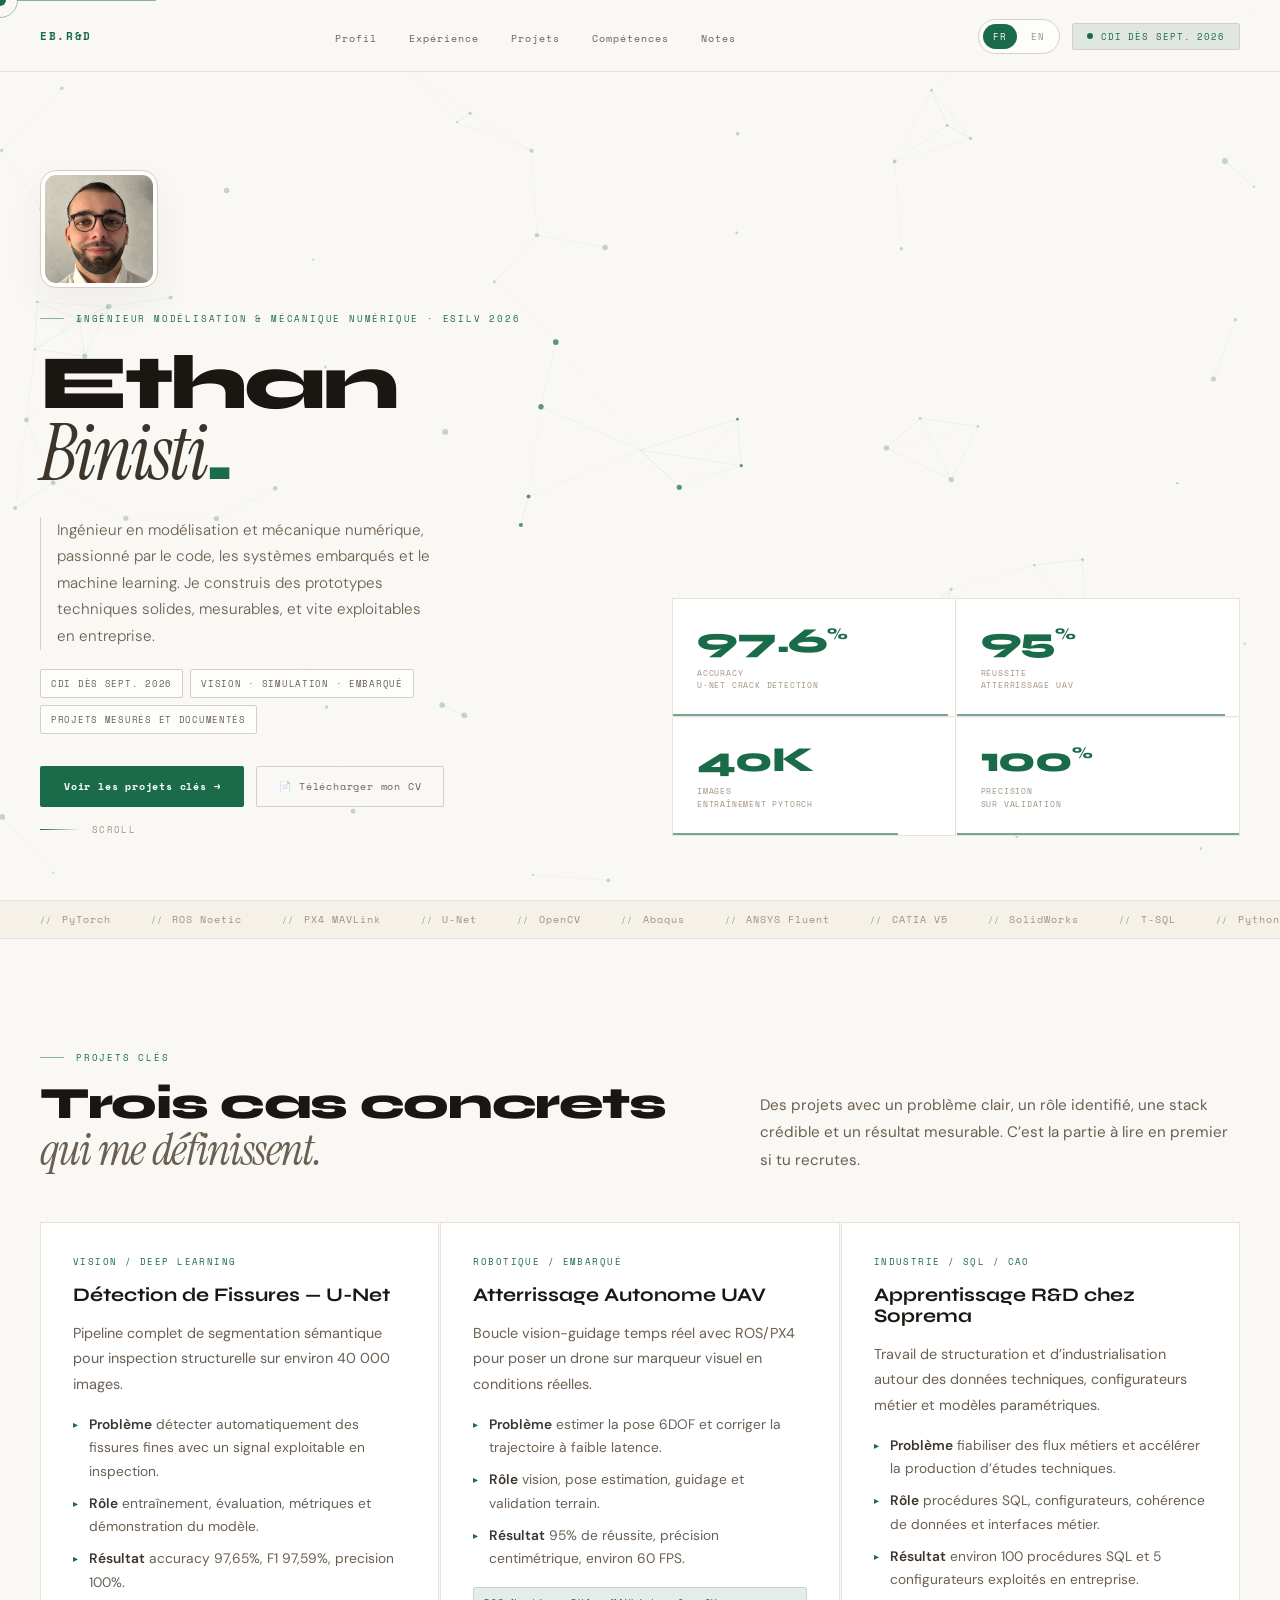
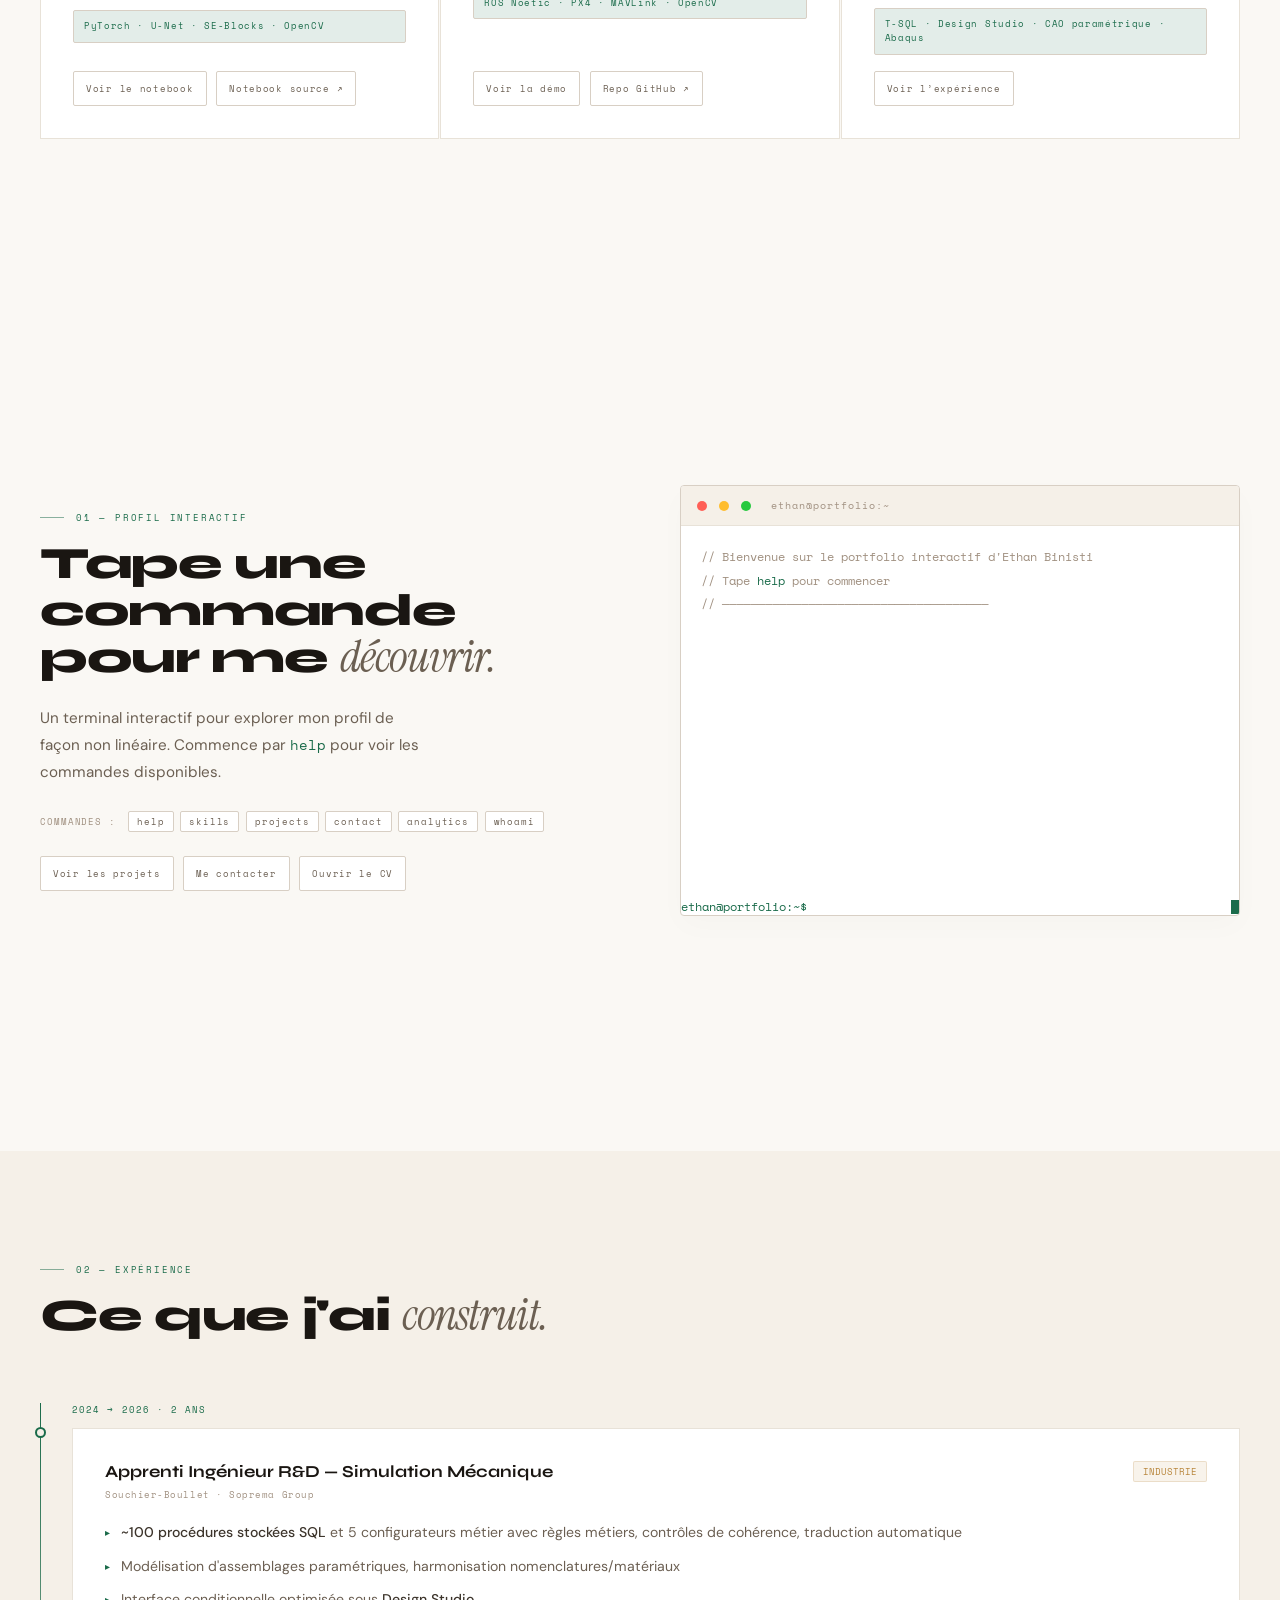
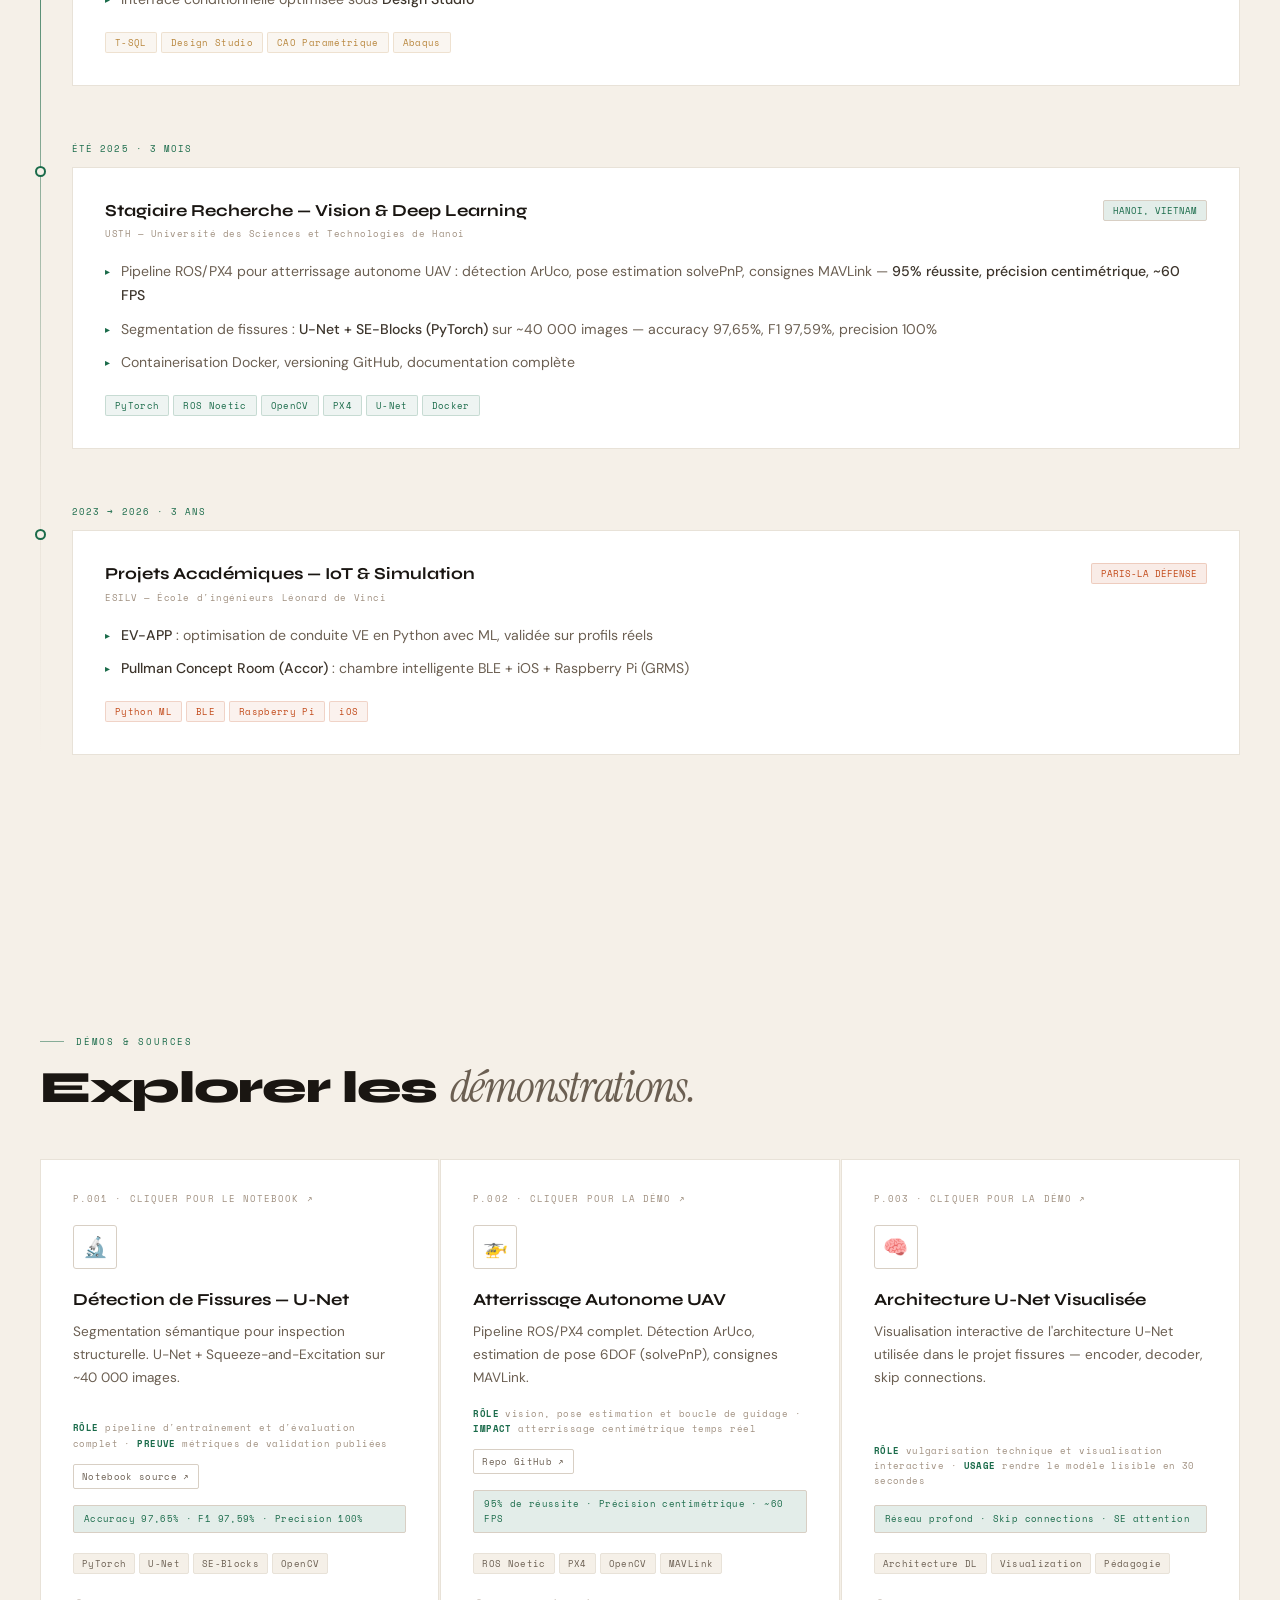
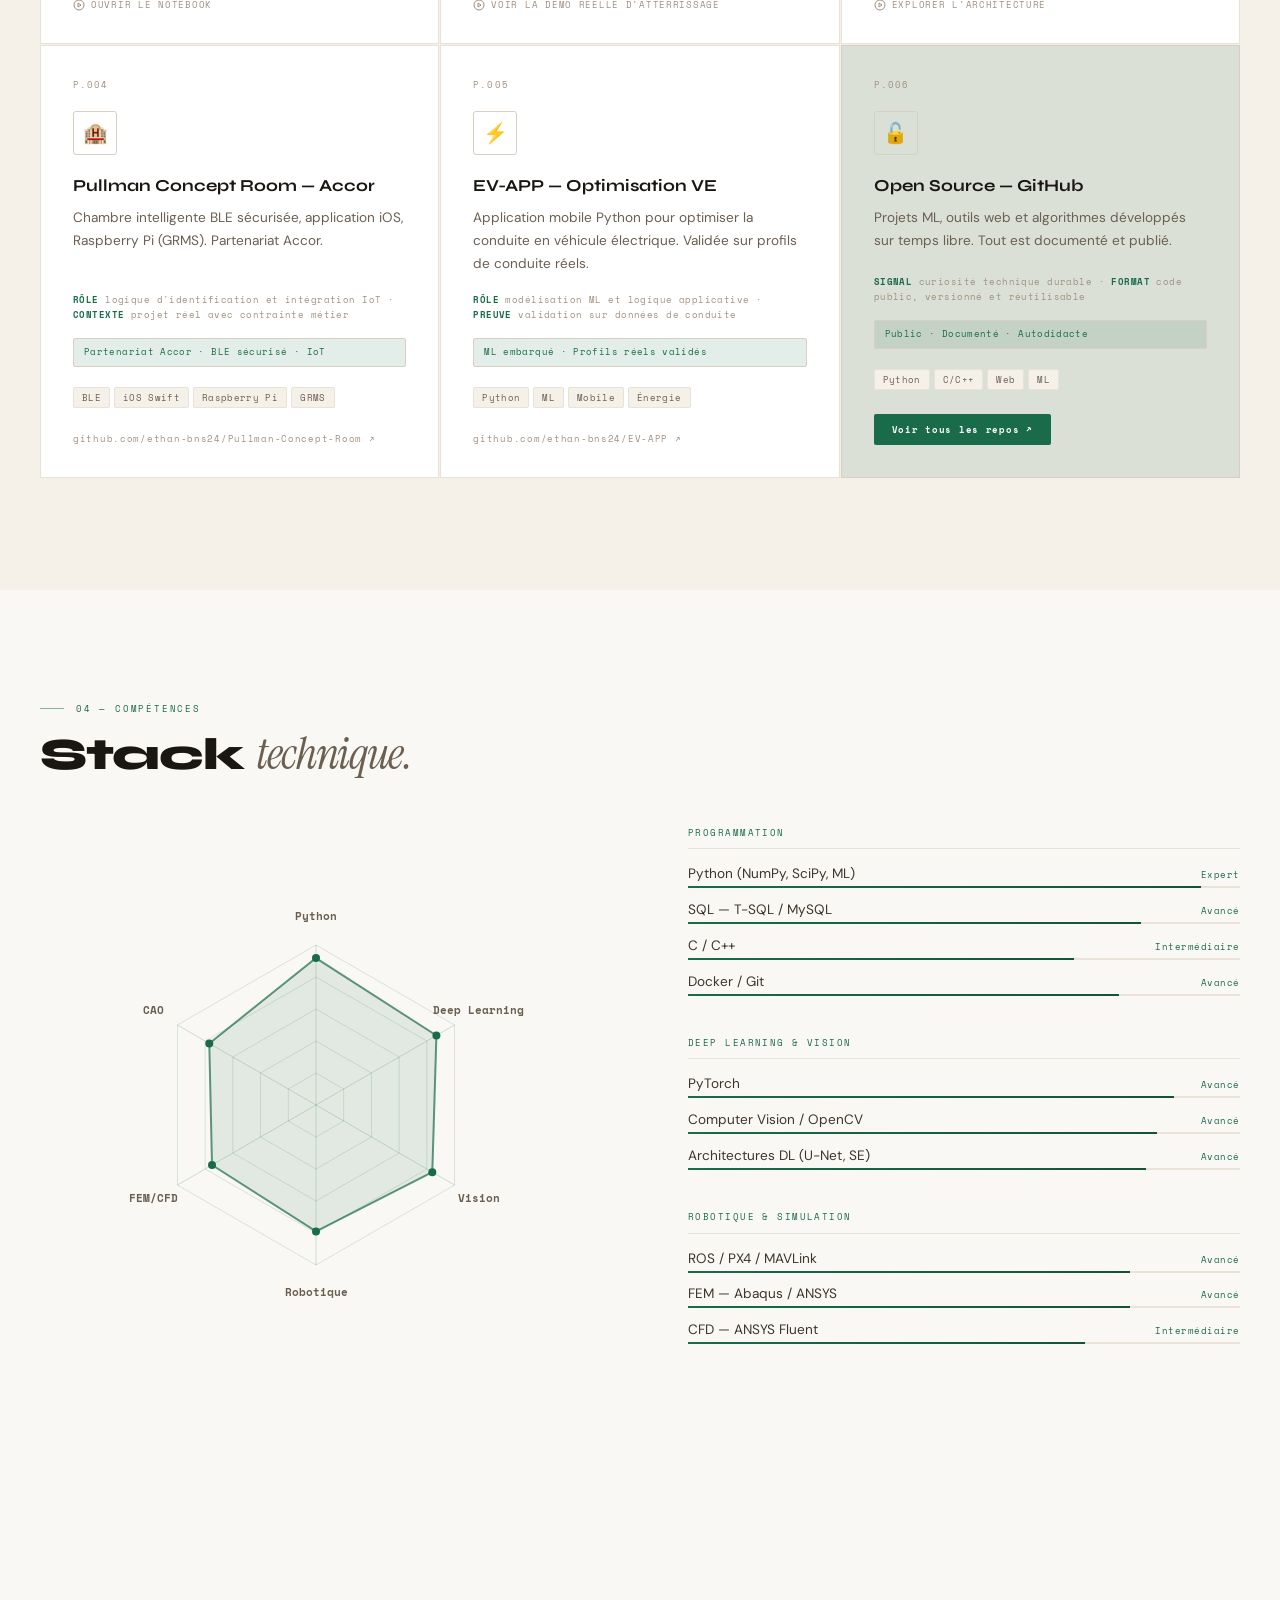
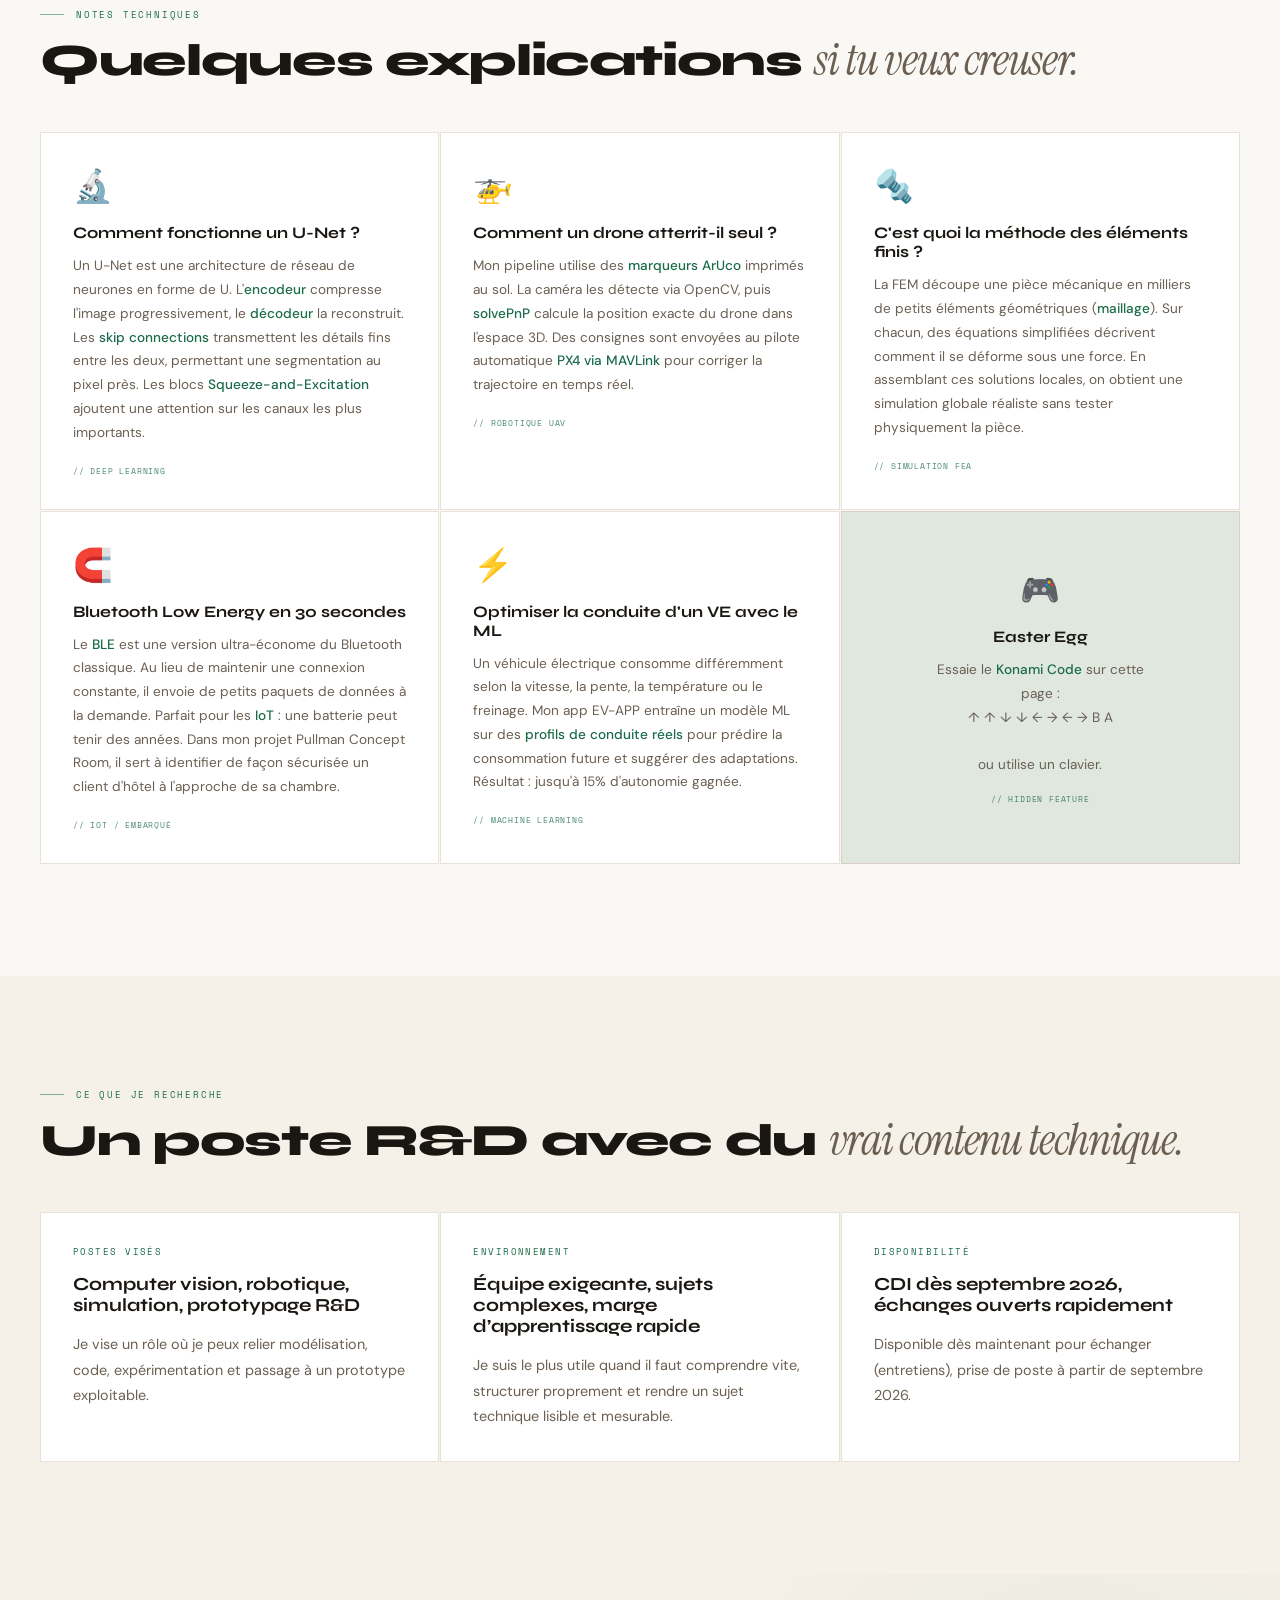
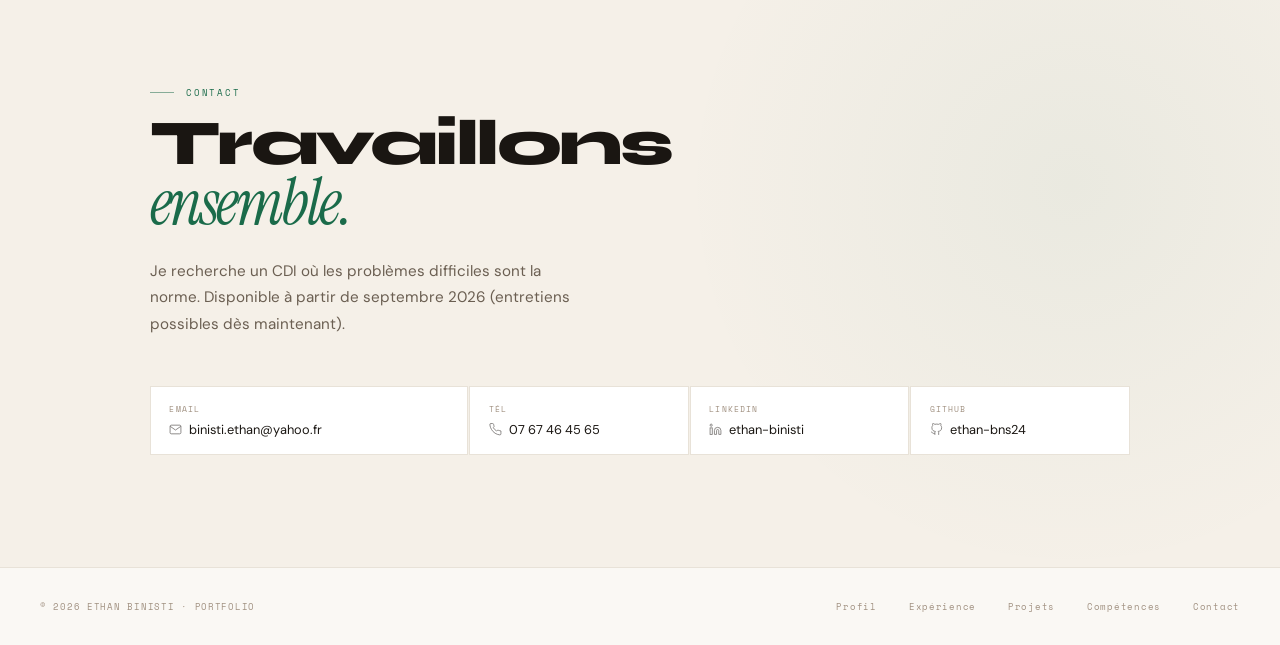
<file: index.html>
<!DOCTYPE html>
<html lang="fr">
<head>
<meta charset="UTF-8">
<meta name="viewport" content="width=device-width, initial-scale=1.0">
<meta name="description" content="Portfolio d'Ethan Binisti, ingénieur en modélisation et mécanique numérique, passionné par le code, les systèmes embarqués et le machine learning.">
<meta name="theme-color" content="#faf8f4">
<meta name="color-scheme" content="light">
<meta property="og:title" content="Ethan Binisti — Ingénieur R&D">
<meta property="og:description" content="Ingénieur en modélisation et mécanique numérique, passionné par le code, les systèmes embarqués et le machine learning.">
<meta property="og:type" content="website">
<meta property="og:locale" content="fr_FR">
<meta property="og:url" content="">
<meta property="og:image" content="social/og-image.png">
<meta property="og:image:width" content="1200">
<meta property="og:image:height" content="630">
<meta name="twitter:card" content="summary_large_image">
<meta name="twitter:title" content="Ethan Binisti — Ingénieur R&D">
<meta name="twitter:description" content="Portfolio orienté modélisation, mécanique numérique, embarqué et machine learning.">
<meta name="twitter:image" content="social/og-image.png">
<title>Ethan Binisti — Ingénieur R&D</title>
<link rel="icon" href="favicon.svg" type="image/svg+xml">
<link rel="canonical" href="">
<link rel="preconnect" href="https://fonts.googleapis.com">
<link rel="preconnect" href="https://fonts.gstatic.com" crossorigin>
<link href="https://fonts.googleapis.com/css2?family=Space+Mono:wght@400;700&family=Syne:wght@700;800&family=Instrument+Serif:ital@1&family=DM+Sans:wght@300;400;500&display=swap" rel="stylesheet">
<link rel="stylesheet" href="assets/styles.css">
<script type="application/ld+json">
{"@context":"https://schema.org","@type":"Person","name":"Ethan Binisti","jobTitle":"Ingénieur R&D","email":"mailto:binisti.ethan@yahoo.fr","telephone":"+33-7-67-46-45-65","sameAs":["https://linkedin.com/in/ethan-binisti","https://github.com/ethan-bns24"]}
</script>
</head>
<body>

<a href="#main-content" class="skip-link">Aller au contenu</a>
<div id="spb" aria-hidden="true"></div>
<div id="cur" aria-hidden="true"></div>
<div id="cur-ring" aria-hidden="true"></div>
<a href="#hero" id="btt" aria-label="Revenir en haut de la page"><svg viewBox="0 0 24 24" fill="none" stroke-width="2"><polyline points="18 15 12 9 6 15"/></svg></a>

<div id="konami" role="dialog" aria-modal="true" aria-labelledby="konami-title">
  <h2 id="konami-title">// EASTER EGG UNLOCKED 🎉</h2>
  <p>Tu as trouvé le Konami Code (↑↑↓↓←→←→BA).<br>Mini simu de RDM: choisis l'appui (console/appuis simples) et le chargement (ponctuel/réparti/couple). Observe w(x), V(x) et M(x).</p>
  <div class="konami-demo" id="konami-demo">
    <canvas id="mech-canvas" width="860" height="360"></canvas>
    <div class="konami-ctrl" id="mech-ctrl" aria-label="Contrôles de la simulation mécanique"></div>
  </div>
  <button id="konami-close" type="button">[ FERMER ]</button>
</div>

<div class="demo-overlay" id="demo-overlay" role="dialog" aria-modal="true" aria-labelledby="demo-title">
  <div class="demo-box">
    <div class="demo-header">
      <span class="demo-title" id="demo-title">DEMO</span>
      <button class="demo-close" id="demo-close" type="button" aria-label="Fermer la démo">✕</button>
    </div>
    <div class="demo-body" id="demo-body"></div>
  </div>
</div>

<nav aria-label="Navigation principale">
  <a href="#hero" class="nav-logo">EB.R&D</a>
  <ul class="nav-links">
    <li><a href="#terminal-section" data-s="terminal-section">Profil</a></li>
    <li><a href="#experience" data-s="experience">Expérience</a></li>
    <li><a href="#featured-work" data-s="featured-work">Projets</a></li>
    <li><a href="#skills" data-s="skills">Compétences</a></li>
    <li><a href="#learn" data-s="learn">Notes</a></li>
  </ul>
  <div class="nav-actions">
    <div class="lang-toggle" id="lang-toggle" role="group" aria-label="Choisir la langue">
      <button type="button" data-lang="fr" class="active">FR</button>
      <button type="button" data-lang="en">EN</button>
    </div>
    <a href="mailto:binisti.ethan@yahoo.fr" class="nav-badge">CDI DÈS SEPT. 2026</a>
  </div>
</nav>

<main id="main-content">
<section id="hero">
  <canvas id="neural-canvas" aria-hidden="true"></canvas>
  <div class="hero-content">
    <div class="hero-left">
      <div class="hero-portrait-wrap">
        <img src="photo-profil.jfif" alt="Photo de profil d'Ethan Binisti" class="hero-portrait" width="400" height="400" decoding="async" fetchpriority="high">
      </div>
      <div class="hero-tag">INGÉNIEUR MODÉLISATION & MÉCANIQUE NUMÉRIQUE · ESILV 2026</div>
      <h1 class="hero-name">
        Ethan<br>
        <em>Binisti</em><span>.</span>
      </h1>
      <p class="hero-desc">Ingénieur en modélisation et mécanique numérique, passionné par le code, les systèmes embarqués et le machine learning. Je construis des prototypes techniques solides, mesurables, et vite exploitables en entreprise.</p>
      <div class="hero-proof">
        <span class="hero-pill">CDI DÈS SEPT. 2026</span>
        <span class="hero-pill">VISION · SIMULATION · EMBARQUÉ</span>
        <span class="hero-pill">PROJETS MESURÉS ET DOCUMENTÉS</span>
      </div>
      <div class="hero-actions">
        <a href="#featured-work" class="btn-g" data-track="hero-featured-work">Voir les projets clés →</a>
        <a href="cv-ethan-binisti.pdf" target="_blank" rel="noopener noreferrer" class="btn-outline" data-track="hero-resume">📄 Télécharger mon CV</a>
      </div>
      <div class="hero-scroll"><div class="scroll-line"></div>SCROLL</div>
    </div>
    <div class="hero-right">
      <div class="hero-stat-row">
        <div class="hst"><div class="hst-n"><span class="ct" data-t="97">0</span>.6<sup>%</sup></div><div class="hst-l">ACCURACY<br>U-NET CRACK DETECTION</div><div class="hst-bar" data-w="97.6"></div></div>
        <div class="hst" style="border-left:none;"><div class="hst-n"><span class="ct" data-t="95">0</span><sup>%</sup></div><div class="hst-l">RÉUSSITE<br>ATTERRISSAGE UAV</div><div class="hst-bar" data-w="95"></div></div>
        <div class="hst" style="border-top:none;"><div class="hst-n"><span class="ct" data-t="40">0</span>K</div><div class="hst-l">IMAGES<br>ENTRAÎNEMENT PYTORCH</div><div class="hst-bar" data-w="80"></div></div>
        <div class="hst" style="border-top:none;border-left:none;"><div class="hst-n"><span class="ct" data-t="100">0</span><sup>%</sup></div><div class="hst-l">PRECISION<br>SUR VALIDATION</div><div class="hst-bar" data-w="100"></div></div>
      </div>
    </div>
  </div>
</section>

<div class="mq">
  <div class="mq-track">
    <span class="mt">PyTorch</span><span class="mt">ROS Noetic</span><span class="mt">PX4 MAVLink</span><span class="mt">U-Net</span><span class="mt">OpenCV</span><span class="mt">Abaqus</span><span class="mt">ANSYS Fluent</span><span class="mt">CATIA V5</span><span class="mt">SolidWorks</span><span class="mt">T-SQL</span><span class="mt">Python</span><span class="mt">C/C++</span><span class="mt">Gazebo</span><span class="mt">Docker</span><span class="mt">Raspberry Pi</span><span class="mt">Bluetooth BLE</span><span class="mt">MATLAB</span><span class="mt">FEM</span>
    <span class="mt">PyTorch</span><span class="mt">ROS Noetic</span><span class="mt">PX4 MAVLink</span><span class="mt">U-Net</span><span class="mt">OpenCV</span><span class="mt">Abaqus</span><span class="mt">ANSYS Fluent</span><span class="mt">CATIA V5</span><span class="mt">SolidWorks</span><span class="mt">T-SQL</span><span class="mt">Python</span><span class="mt">C/C++</span><span class="mt">Gazebo</span><span class="mt">Docker</span><span class="mt">Raspberry Pi</span><span class="mt">Bluetooth BLE</span><span class="mt">MATLAB</span><span class="mt">FEM</span>
  </div>
</div>

<section id="featured-work">
  <div class="sl">PROJETS CLÉS</div>
  <div class="fw-head">
    <h2 class="sh">Trois cas concrets <em>qui me définissent.</em></h2>
    <p class="fw-intro">Des projets avec un problème clair, un rôle identifié, une stack crédible et un résultat mesurable. C’est la partie à lire en premier si tu recrutes.</p>
  </div>
  <div class="fw-grid">
    <article class="fw-card rv">
      <div class="fw-meta">VISION / DEEP LEARNING</div>
      <h3 class="fw-title">Détection de Fissures — U-Net</h3>
      <p class="fw-summary">Pipeline complet de segmentation sémantique pour inspection structurelle sur environ 40 000 images.</p>
      <ul class="fw-points">
        <li><strong>Problème</strong> détecter automatiquement des fissures fines avec un signal exploitable en inspection.</li>
        <li><strong>Rôle</strong> entraînement, évaluation, métriques et démonstration du modèle.</li>
        <li><strong>Résultat</strong> accuracy 97,65%, F1 97,59%, precision 100%.</li>
      </ul>
      <div class="fw-stack">PyTorch · U-Net · SE-Blocks · OpenCV</div>
      <div class="fw-actions">
        <a href="crack-detection-demo.html" target="_blank" rel="noopener noreferrer" class="quick-link" data-track="featured-crack-demo">Voir le notebook ↗</a>
        <a href="crack-detection-demo.ipynb" target="_blank" rel="noopener noreferrer" class="quick-link" data-track="featured-crack-notebook">Notebook source ↗</a>
      </div>
    </article>

    <article class="fw-card rv">
      <div class="fw-meta">ROBOTIQUE / EMBARQUÉ</div>
      <h3 class="fw-title">Atterrissage Autonome UAV</h3>
      <p class="fw-summary">Boucle vision-guidage temps réel avec ROS/PX4 pour poser un drone sur marqueur visuel en conditions réelles.</p>
      <ul class="fw-points">
        <li><strong>Problème</strong> estimer la pose 6DOF et corriger la trajectoire à faible latence.</li>
        <li><strong>Rôle</strong> vision, pose estimation, guidage et validation terrain.</li>
        <li><strong>Résultat</strong> 95% de réussite, précision centimétrique, environ 60 FPS.</li>
      </ul>
      <div class="fw-stack">ROS Noetic · PX4 · MAVLink · OpenCV</div>
      <div class="fw-actions">
        <a href="#projects" class="quick-link" data-track="featured-uav-demo">Voir la démo</a>
        <a href="https://github.com/ethan-bns24/quadrotors_landing_vision" target="_blank" rel="noopener noreferrer" class="quick-link" data-track="featured-uav-repo">Repo GitHub ↗</a>
      </div>
    </article>

    <article class="fw-card rv">
      <div class="fw-meta">INDUSTRIE / SQL / CAO</div>
      <h3 class="fw-title">Apprentissage R&D chez Soprema</h3>
      <p class="fw-summary">Travail de structuration et d’industrialisation autour des données techniques, configurateurs métier et modèles paramétriques.</p>
      <ul class="fw-points">
        <li><strong>Problème</strong> fiabiliser des flux métiers et accélérer la production d’études techniques.</li>
        <li><strong>Rôle</strong> procédures SQL, configurateurs, cohérence de données et interfaces métier.</li>
        <li><strong>Résultat</strong> environ 100 procédures SQL et 5 configurateurs exploités en entreprise.</li>
      </ul>
      <div class="fw-stack">T-SQL · Design Studio · CAO paramétrique · Abaqus</div>
      <div class="fw-actions">
        <a href="#experience" class="quick-link" data-track="featured-soprema-experience">Voir l’expérience</a>
      </div>
    </article>
  </div>
</section>

<section id="terminal-section">
  <div class="terminal-wrap">
    <div class="terminal-intro rvl">
      <div class="section-label sl">01 — PROFIL INTERACTIF</div>
      <h2>Tape une commande<br>pour me <em>découvrir.</em></h2>
      <p>Un terminal interactif pour explorer mon profil de façon non-linéaire. Commence par <code style="font-family:'Space Mono',monospace;color:var(--g);font-size:.9rem;">help</code> pour voir les commandes disponibles.</p>
      <div class="hint" style="margin-top:1.5rem;">
        <span style="font-family:'Space Mono',monospace;font-size:9px;color:var(--ink4);letter-spacing:.1em;">COMMANDES :</span>
        <div class="hint-keys">
          <span class="hint-key">help</span>
          <span class="hint-key">skills</span>
          <span class="hint-key">projects</span>
          <span class="hint-key">contact</span>
          <span class="hint-key">analytics</span>
          <span class="hint-key">whoami</span>
        </div>
      </div>
      <div class="quick-actions">
        <a href="#featured-work" class="quick-link" data-track="terminal-featured-work">Voir les projets</a>
        <a href="#contact" class="quick-link" data-track="terminal-contact">Me contacter</a>
        <a href="cv-ethan-binisti.pdf" target="_blank" rel="noopener noreferrer" class="quick-link" data-track="terminal-resume">Ouvrir le CV</a>
      </div>
    </div>
    <div id="terminal" class="rv">
      <div class="term-header">
        <div class="term-dot" style="background:#ff5f56"></div>
        <div class="term-dot" style="background:#ffbd2e"></div>
        <div class="term-dot" style="background:#27c93f"></div>
        <span class="term-title">ethan@portfolio:~</span>
      </div>
      <div class="term-body" id="term-body" aria-live="polite">
        <div class="term-line dim">// Bienvenue sur le portfolio interactif d'Ethan Binisti</div>
        <div class="term-line dim">// Tape <span style="color:var(--g)">help</span> pour commencer</div>
        <div class="term-line dim" style="margin-bottom:.5rem;">// ─────────────────────────────────────</div>
      </div>
      <div class="term-prompt">
        <span class="term-ps">ethan@portfolio:~$</span>
        <input class="term-input" id="term-input" type="text" autocomplete="off" autocorrect="off" autocapitalize="none" spellcheck="false" placeholder="" aria-label="Entrer une commande du terminal">
        <span class="term-cursor-blink"></span>
      </div>
    </div>
  </div>
</section>

<section id="experience">
  <div class="sl">02 — EXPÉRIENCE</div>
  <h2 class="sh">Ce que j'ai <em>construit.</em></h2>
  <div class="timeline">

    <div class="tl-item rv">
      <div class="tl-dot"></div>
      <div class="tl-year">2024 → 2026 · 2 ANS</div>
      <div class="tl-card">
        <div class="tl-head">
          <div class="tl-role">Apprenti Ingénieur R&D — Simulation Mécanique</div>
          <div class="tl-badge gold">INDUSTRIE</div>
        </div>
        <div class="tl-where">Souchier-Boullet · Soprema Group</div>
        <ul class="tl-tasks">
          <li><strong>~100 procédures stockées SQL</strong> et 5 configurateurs métier avec règles métiers, contrôles de cohérence, traduction automatique</li>
          <li>Modélisation d'assemblages paramétriques, harmonisation nomenclatures/matériaux</li>
          <li>Interface conditionnelle optimisée sous <strong>Design Studio</strong></li>
        </ul>
        <div class="tl-tags">
          <span class="ttag gold">T-SQL</span><span class="ttag gold">Design Studio</span><span class="ttag gold">CAO Paramétrique</span><span class="ttag gold">Abaqus</span>
        </div>
      </div>
    </div>

    <div class="tl-item rv">
      <div class="tl-dot"></div>
      <div class="tl-year">ÉTÉ 2025 · 3 MOIS</div>
      <div class="tl-card">
        <div class="tl-head">
          <div class="tl-role">Stagiaire Recherche — Vision & Deep Learning</div>
          <div class="tl-badge g">HANOI, VIETNAM</div>
        </div>
        <div class="tl-where">USTH — Université des Sciences et Technologies de Hanoi</div>
        <ul class="tl-tasks">
          <li>Pipeline ROS/PX4 pour atterrissage autonome UAV : détection ArUco, pose estimation solvePnP, consignes MAVLink — <strong>95% réussite, précision centimétrique, ~60 FPS</strong></li>
          <li>Segmentation de fissures : <strong>U-Net + SE-Blocks (PyTorch)</strong> sur ~40 000 images — accuracy 97,65%, F1 97,59%, precision 100%</li>
          <li>Containerisation Docker, versioning GitHub, documentation complète</li>
        </ul>
        <div class="tl-tags">
          <span class="ttag g">PyTorch</span><span class="ttag g">ROS Noetic</span><span class="ttag g">OpenCV</span><span class="ttag g">PX4</span><span class="ttag g">U-Net</span><span class="ttag g">Docker</span>
        </div>
      </div>
    </div>

    <div class="tl-item rv">
      <div class="tl-dot"></div>
      <div class="tl-year">2023 → 2026 · 3 ANS</div>
      <div class="tl-card">
        <div class="tl-head">
          <div class="tl-role">Projets Académiques — IoT & Simulation</div>
          <div class="tl-badge red">PARIS-LA DÉFENSE</div>
        </div>
        <div class="tl-where">ESILV — École d'ingénieurs Léonard de Vinci</div>
        <ul class="tl-tasks">
          <li><strong>EV-APP</strong> : optimisation de conduite VE en Python avec ML, validée sur profils réels</li>
          <li><strong>Pullman Concept Room (Accor)</strong> : chambre intelligente BLE + iOS + Raspberry Pi (GRMS)</li>
        </ul>
        <div class="tl-tags">
          <span class="ttag red">Python ML</span><span class="ttag red">BLE</span><span class="ttag red">Raspberry Pi</span><span class="ttag red">iOS</span>
        </div>
      </div>
    </div>

  </div>
</section>

<section id="projects">
  <div class="sl">DÉMOS & SOURCES</div>
  <h2 class="sh">Explorer les <em>démonstrations.</em></h2>
  <div class="proj-grid">

    <article class="pc rv" data-demo="edge" role="button" tabindex="0" aria-label="Ouvrir le notebook de détection de fissures">
      <div class="pc-num">P.001 · CLIQUER POUR LE NOTEBOOK ↗</div>
      <div class="pc-icon">🔬</div>
      <div class="pc-title">Détection de Fissures — U-Net</div>
      <p class="pc-desc">Segmentation sémantique pour inspection structurelle. U-Net + Squeeze-and-Excitation sur ~40 000 images.</p>
      <div class="pc-proof"><strong>RÔLE</strong> pipeline d'entraînement et d'évaluation complet · <strong>PREUVE</strong> métriques de validation publiées</div>
      <div class="pc-links">
        <a href="crack-detection-demo.ipynb" target="_blank" rel="noopener noreferrer" class="pc-link" onclick="event.stopPropagation()" data-track="project-crack-notebook">Notebook source ↗</a>
      </div>
      <div class="pc-metric">Accuracy 97,65% · F1 97,59% · Precision 100%</div>
      <div class="pc-tags"><span class="ptag">PyTorch</span><span class="ptag">U-Net</span><span class="ptag">SE-Blocks</span><span class="ptag">OpenCV</span></div>
      <div class="pc-cta"><svg width="12" height="12" viewBox="0 0 24 24" fill="none" stroke="currentColor" stroke-width="2"><circle cx="12" cy="12" r="10"/><polygon points="10 8 16 12 10 16 10 8"/></svg>OUVRIR LE NOTEBOOK</div>
    </article>

    <article class="pc rv" data-demo="uav" role="button" tabindex="0" aria-haspopup="dialog" aria-controls="demo-overlay" aria-label="Ouvrir la démo d'atterrissage autonome UAV">
      <div class="pc-num">P.002 · CLIQUER POUR LA DÉMO ↗</div>
      <div class="pc-icon">🚁</div>
      <div class="pc-title">Atterrissage Autonome UAV</div>
      <p class="pc-desc">Pipeline ROS/PX4 complet. Détection ArUco, estimation de pose 6DOF (solvePnP), consignes MAVLink.</p>
      <div class="pc-proof"><strong>RÔLE</strong> vision, pose estimation et boucle de guidage · <strong>IMPACT</strong> atterrissage centimétrique temps réel</div>
      <div class="pc-links">
        <a href="https://github.com/ethan-bns24/quadrotors_landing_vision" target="_blank" rel="noopener noreferrer" class="pc-link" onclick="event.stopPropagation()" data-track="project-uav-repo">Repo GitHub ↗</a>
      </div>
      <div class="pc-metric">95% de réussite · Précision centimétrique · ~60 FPS</div>
      <div class="pc-tags"><span class="ptag">ROS Noetic</span><span class="ptag">PX4</span><span class="ptag">OpenCV</span><span class="ptag">MAVLink</span></div>
      <div class="pc-cta"><svg width="12" height="12" viewBox="0 0 24 24" fill="none" stroke="currentColor" stroke-width="2"><circle cx="12" cy="12" r="10"/><polygon points="10 8 16 12 10 16 10 8"/></svg>VOIR LA DÉMO RÉELLE D'ATTERRISSAGE</div>
    </article>

    <article class="pc rv" data-demo="net" role="button" tabindex="0" aria-haspopup="dialog" aria-controls="demo-overlay" aria-label="Ouvrir la visualisation de l'architecture U-Net">
      <div class="pc-num">P.003 · CLIQUER POUR LA DÉMO ↗</div>
      <div class="pc-icon">🧠</div>
      <div class="pc-title">Architecture U-Net Visualisée</div>
      <p class="pc-desc">Visualisation interactive de l'architecture U-Net utilisée dans le projet fissures — encoder, decoder, skip connections.</p>
      <div class="pc-proof"><strong>RÔLE</strong> vulgarisation technique et visualisation interactive · <strong>USAGE</strong> rendre le modèle lisible en 30 secondes</div>
      <div class="pc-metric">Réseau profond · Skip connections · SE attention</div>
      <div class="pc-tags"><span class="ptag">Architecture DL</span><span class="ptag">Visualization</span><span class="ptag">Pédagogie</span></div>
      <div class="pc-cta"><svg width="12" height="12" viewBox="0 0 24 24" fill="none" stroke="currentColor" stroke-width="2"><circle cx="12" cy="12" r="10"/><polygon points="10 8 16 12 10 16 10 8"/></svg>EXPLORER L'ARCHITECTURE</div>
    </article>

    <article class="pc rv" data-demo="none">
      <div class="pc-num">P.004</div>
      <div class="pc-icon">🏨</div>
      <div class="pc-title">Pullman Concept Room — Accor</div>
      <p class="pc-desc">Chambre intelligente BLE sécurisée, application iOS, Raspberry Pi (GRMS). Partenariat Accor.</p>
      <div class="pc-proof"><strong>RÔLE</strong> logique d'identification et intégration IoT · <strong>CONTEXTE</strong> projet réel avec contrainte métier</div>
      <div class="pc-metric">Partenariat Accor · BLE sécurisé · IoT</div>
      <div class="pc-tags"><span class="ptag">BLE</span><span class="ptag">iOS Swift</span><span class="ptag">Raspberry Pi</span><span class="ptag">GRMS</span></div>
      <a href="https://github.com/ethan-bns24/Pullman-Concept-Room" target="_blank" rel="noopener noreferrer" class="pc-cta" style="text-decoration:none;" data-track="project-pullman-repo">github.com/ethan-bns24/Pullman-Concept-Room ↗</a>
    </article>

    <article class="pc rv" data-demo="none">
      <div class="pc-num">P.005</div>
      <div class="pc-icon">⚡</div>
      <div class="pc-title">EV-APP — Optimisation VE</div>
      <p class="pc-desc">Application mobile Python pour optimiser la conduite en véhicule électrique. Validée sur profils de conduite réels.</p>
      <div class="pc-proof"><strong>RÔLE</strong> modélisation ML et logique applicative · <strong>PREUVE</strong> validation sur données de conduite</div>
      <div class="pc-metric">ML embarqué · Profils réels validés</div>
      <div class="pc-tags"><span class="ptag">Python</span><span class="ptag">ML</span><span class="ptag">Mobile</span><span class="ptag">Énergie</span></div>
      <a href="https://github.com/ethan-bns24/EV-APP" target="_blank" rel="noopener noreferrer" class="pc-cta" style="text-decoration:none;" data-track="project-evapp-repo">github.com/ethan-bns24/EV-APP ↗</a>
    </article>

    <article class="pc rv" data-demo="none" style="background:var(--g3);border-color:var(--border);">
      <div class="pc-num">P.006</div>
      <div class="pc-icon">🔓</div>
      <div class="pc-title">Open Source — GitHub</div>
      <p class="pc-desc">Projets ML, outils web et algorithmes développés sur temps libre. Tout est documenté et publié.</p>
      <div class="pc-proof"><strong>SIGNAL</strong> curiosité technique durable · <strong>FORMAT</strong> code public, versionné et réutilisable</div>
      <div class="pc-metric">Public · Documenté · Autodidacte</div>
      <div class="pc-tags"><span class="ptag">Python</span><span class="ptag">C/C++</span><span class="ptag">Web</span><span class="ptag">ML</span></div>
      <a href="https://github.com/ethan-bns24" target="_blank" rel="noopener noreferrer" class="btn-g" style="font-size:9px;padding:9px 18px;width:fit-content;margin-top:auto;text-decoration:none;" data-track="project-github-all">Voir tous les repos ↗</a>
    </article>

  </div>
</section>

<section id="skills">
  <div class="sl">04 — COMPÉTENCES</div>
  <h2 class="sh">Stack <em>technique.</em></h2>
  <div class="skills-wrap">
    <div class="radar-wrap rv">
      <canvas id="radar-canvas" width="420" height="420"></canvas>
    </div>
    <div class="rv">
      <div class="skill-group">
        <div class="sg-title">PROGRAMMATION</div>
        <div class="sk-item"><div class="sk-top"><span class="sk-name">Python (NumPy, SciPy, ML)</span><span class="sk-val">Expert</span></div><div class="sk-track"><div class="sk-fill" data-p="93"></div></div></div>
        <div class="sk-item"><div class="sk-top"><span class="sk-name">SQL — T-SQL / MySQL</span><span class="sk-val">Avancé</span></div><div class="sk-track"><div class="sk-fill" data-p="82"></div></div></div>
        <div class="sk-item"><div class="sk-top"><span class="sk-name">C / C++</span><span class="sk-val">Intermédiaire</span></div><div class="sk-track"><div class="sk-fill" data-p="70"></div></div></div>
        <div class="sk-item"><div class="sk-top"><span class="sk-name">Docker / Git</span><span class="sk-val">Avancé</span></div><div class="sk-track"><div class="sk-fill" data-p="78"></div></div></div>
      </div>
      <div class="skill-group">
        <div class="sg-title">DEEP LEARNING & VISION</div>
        <div class="sk-item"><div class="sk-top"><span class="sk-name">PyTorch</span><span class="sk-val">Avancé</span></div><div class="sk-track"><div class="sk-fill" data-p="88"></div></div></div>
        <div class="sk-item"><div class="sk-top"><span class="sk-name">Computer Vision / OpenCV</span><span class="sk-val">Avancé</span></div><div class="sk-track"><div class="sk-fill" data-p="85"></div></div></div>
        <div class="sk-item"><div class="sk-top"><span class="sk-name">Architectures DL (U-Net, SE)</span><span class="sk-val">Avancé</span></div><div class="sk-track"><div class="sk-fill" data-p="83"></div></div></div>
      </div>
      <div class="skill-group">
        <div class="sg-title">ROBOTIQUE & SIMULATION</div>
        <div class="sk-item"><div class="sk-top"><span class="sk-name">ROS / PX4 / MAVLink</span><span class="sk-val">Avancé</span></div><div class="sk-track"><div class="sk-fill" data-p="80"></div></div></div>
        <div class="sk-item"><div class="sk-top"><span class="sk-name">FEM — Abaqus / ANSYS</span><span class="sk-val">Avancé</span></div><div class="sk-track"><div class="sk-fill" data-p="80"></div></div></div>
        <div class="sk-item"><div class="sk-top"><span class="sk-name">CFD — ANSYS Fluent</span><span class="sk-val">Intermédiaire</span></div><div class="sk-track"><div class="sk-fill" data-p="72"></div></div></div>
      </div>
    </div>
  </div>
</section>

<section id="learn">
  <div class="sl">NOTES TECHNIQUES</div>
  <h2 class="sh">Quelques explications <em>si tu veux creuser.</em></h2>
  <div class="learn-grid">

    <div class="lc rv">
      <span class="lc-emoji">🔬</span>
      <div class="lc-title">Comment fonctionne un U-Net ?</div>
      <div class="lc-body">Un U-Net est une architecture de réseau de neurones en forme de U. L'<strong>encodeur</strong> compresse l'image progressivement (comme zoomer out), le <strong>décodeur</strong> la reconstruit (zoom in). Les <strong>skip connections</strong> transmettent les détails fins entre les deux, permettant une segmentation au pixel près. Les blocs <strong>Squeeze-and-Excitation</strong> ajoutent une attention sur les canaux les plus importants.</div>
      <div class="lc-tag">// DEEP LEARNING</div>
    </div>

    <div class="lc rv">
      <span class="lc-emoji">🚁</span>
      <div class="lc-title">Comment un drone atterrit-il seul ?</div>
      <div class="lc-body">Mon pipeline utilise des <strong>marqueurs ArUco</strong> (codes visuels imprimés au sol). La caméra les détecte via OpenCV, puis <strong>solvePnP</strong> calcule la position exacte du drone dans l'espace 3D (6 degrés de liberté). Des consignes sont envoyées au pilote automatique <strong>PX4 via MAVLink</strong> — un protocole de communication pour drones — pour corriger la trajectoire en temps réel.</div>
      <div class="lc-tag">// ROBOTIQUE UAV</div>
    </div>

    <div class="lc rv">
      <span class="lc-emoji">🔩</span>
      <div class="lc-title">C'est quoi la méthode des éléments finis ?</div>
      <div class="lc-body">La FEM découpe une pièce mécanique en milliers de petits éléments géométriques (<strong>maillage</strong>). Sur chacun, des équations simplifiées décrivent comment il se déforme sous une force. En assemblant toutes ces solutions locales, on obtient une simulation globale réaliste — sans avoir à tester physiquement la pièce. C'est ainsi qu'on conçoit des avions, des ponts, des implants.</div>
      <div class="lc-tag">// SIMULATION FEA</div>
    </div>

    <div class="lc rv">
      <span class="lc-emoji">🧲</span>
      <div class="lc-title">Bluetooth Low Energy en 30 secondes</div>
      <div class="lc-body">Le <strong>BLE</strong> est une version ultra-économe du Bluetooth classique. Au lieu de maintenir une connexion constante, il envoie de petits paquets de données à la demande. Parfait pour les <strong>IoT</strong> : une batterie de montre peut tenir des années. Dans mon projet Pullman Concept Room, il sert à identifier de façon sécurisée un client d'hôtel à l'approche de sa chambre.</div>
      <div class="lc-tag">// IOT / EMBARQUÉ</div>
    </div>

    <div class="lc rv">
      <span class="lc-emoji">⚡</span>
      <div class="lc-title">Optimiser la conduite d'un VE avec le ML</div>
      <div class="lc-body">Un véhicule électrique consomme différemment selon la vitesse, la pente, la température, le freinage. Mon app EV-APP entraîne un modèle ML sur des <strong>profils de conduite réels</strong> pour prédire la consommation future et suggérer des adaptations (lever le pied, anticiper les descentes pour la <strong>régénération</strong>). Résultat : jusqu'à 15% d'autonomie gagnée.</div>
      <div class="lc-tag">// MACHINE LEARNING</div>
    </div>

    <div class="lc rv" style="background:var(--g3);border-color:var(--border);display:flex;flex-direction:column;justify-content:center;align-items:center;text-align:center;">
      <span class="lc-emoji">🎮</span>
      <div class="lc-title">Easter Egg</div>
      <div class="lc-body" style="max-width:220px;">Essaie le <strong>Konami Code</strong> sur cette page :<br>↑ ↑ ↓ ↓ ← → ← → B A<br><br>ou utilise un clavier.</div>
      <div class="lc-tag" style="margin-top:1rem;">// HIDDEN FEATURE</div>
    </div>

  </div>
</section>

<section id="fit">
  <div class="sl">CE QUE JE RECHERCHE</div>
  <h2 class="sh">Un poste R&D avec du <em>vrai contenu technique.</em></h2>
  <div class="fit-grid">
    <article class="fit-card rv">
      <div class="fit-k">POSTES VISÉS</div>
      <h3 class="fit-t">Computer vision, robotique, simulation, prototypage R&D</h3>
      <p class="fit-b">Je vise un rôle où je peux relier modélisation, code, expérimentation et passage à un prototype exploitable.</p>
    </article>
    <article class="fit-card rv">
      <div class="fit-k">ENVIRONNEMENT</div>
      <h3 class="fit-t">Équipe exigeante, sujets complexes, marge d’apprentissage rapide</h3>
      <p class="fit-b">Je suis le plus utile quand il faut comprendre vite, structurer proprement et rendre un sujet technique lisible et mesurable.</p>
    </article>
    <article class="fit-card rv">
      <div class="fit-k">DISPONIBILITÉ</div>
      <h3 class="fit-t">CDI dès septembre 2026, échanges ouverts rapidement</h3>
      <p class="fit-b">Disponible dès maintenant pour échanger (entretiens), prise de poste à partir de septembre 2026.</p>
    </article>
  </div>
</section>

<section id="contact">
  <div class="contact-wrap">
    <div class="sl">CONTACT</div>
    <h2 class="contact-heading">Travaillons<br><em>ensemble.</em></h2>
    <p class="contact-sub">Je recherche un CDI où les problèmes difficiles sont la norme. Disponible à partir de septembre 2026 (entretiens possibles dès maintenant).</p>
    <div class="contact-cards">
      <a href="mailto:binisti.ethan@yahoo.fr" class="cc cc-email" data-track="contact-email"><div class="cc-l">EMAIL</div><div class="cc-v"><svg viewBox="0 0 24 24" fill="none" stroke="currentColor" stroke-width="1.5"><path d="M4 4h16c1.1 0 2 .9 2 2v12c0 1.1-.9 2-2 2H4c-1.1 0-2-.9-2-2V6c0-1.1.9-2 2-2z"/><polyline points="22,6 12,13 2,6"/></svg><span class="cc-text">binisti.ethan@yahoo.fr</span></div></a>
      <a href="tel:0767464565" class="cc" data-track="contact-phone"><div class="cc-l">TÉL</div><div class="cc-v"><svg viewBox="0 0 24 24" fill="none" stroke="currentColor" stroke-width="1.5"><path d="M22 16.92v3a2 2 0 0 1-2.18 2 19.79 19.79 0 0 1-8.63-3.07A19.5 19.5 0 0 1 4.69 12 19.79 19.79 0 0 1 1.61 3.4 2 2 0 0 1 3.58 1h3a2 2 0 0 1 2 1.72 12.84 12.84 0 0 0 .7 2.81 2 2 0 0 1-.45 2.11L7.91 8.54a16 16 0 0 0 6.29 6.29l.92-.92a2 2 0 0 1 2.11-.45 12.84 12.84 0 0 0 2.81.7A2 2 0 0 1 22 16.92z"/></svg><span class="cc-text">07 67 46 45 65</span></div></a>
      <a href="https://linkedin.com/in/ethan-binisti" target="_blank" rel="noopener noreferrer" class="cc" data-track="contact-linkedin"><div class="cc-l">LINKEDIN</div><div class="cc-v"><svg viewBox="0 0 24 24" fill="none" stroke="currentColor" stroke-width="1.5"><path d="M16 8a6 6 0 0 1 6 6v7h-4v-7a2 2 0 0 0-4 0v7h-4v-7a6 6 0 0 1 6-6z"/><rect x="2" y="9" width="4" height="12"/><circle cx="4" cy="4" r="2"/></svg><span class="cc-text">ethan-binisti</span></div></a>
      <a href="https://github.com/ethan-bns24" target="_blank" rel="noopener noreferrer" class="cc" data-track="contact-github"><div class="cc-l">GITHUB</div><div class="cc-v"><svg viewBox="0 0 24 24" fill="none" stroke="currentColor" stroke-width="1.5"><path d="M9 19c-5 1.5-5-2.5-7-3m14 6v-3.87a3.37 3.37 0 0 0-.94-2.61c3.14-.35 6.44-1.54 6.44-7A5.44 5.44 0 0 0 20 4.77 5.07 5.07 0 0 0 19.91 1S18.73.65 16 2.48a13.38 13.38 0 0 0-7 0C6.27.65 5.09 1 5.09 1A5.07 5.07 0 0 0 5 4.77a5.44 5.44 0 0 0-1.5 3.78c0 5.42 3.3 6.61 6.44 7A3.37 3.37 0 0 0 9 18.13V22"/></svg><span class="cc-text">ethan-bns24</span></div></a>
    </div>
  </div>
</section>
</main>

<footer>
  <div class="fl">© 2026 ETHAN BINISTI · PORTFOLIO</div>
  <div class="fr-links">
    <a href="#terminal-section">Profil</a>
    <a href="#experience">Expérience</a>
    <a href="#featured-work">Projets</a>
    <a href="#skills">Compétences</a>
    <a href="#contact">Contact</a>
  </div>
</footer>

<script src="assets/app.js" defer></script>
</body>
</html>
</file>
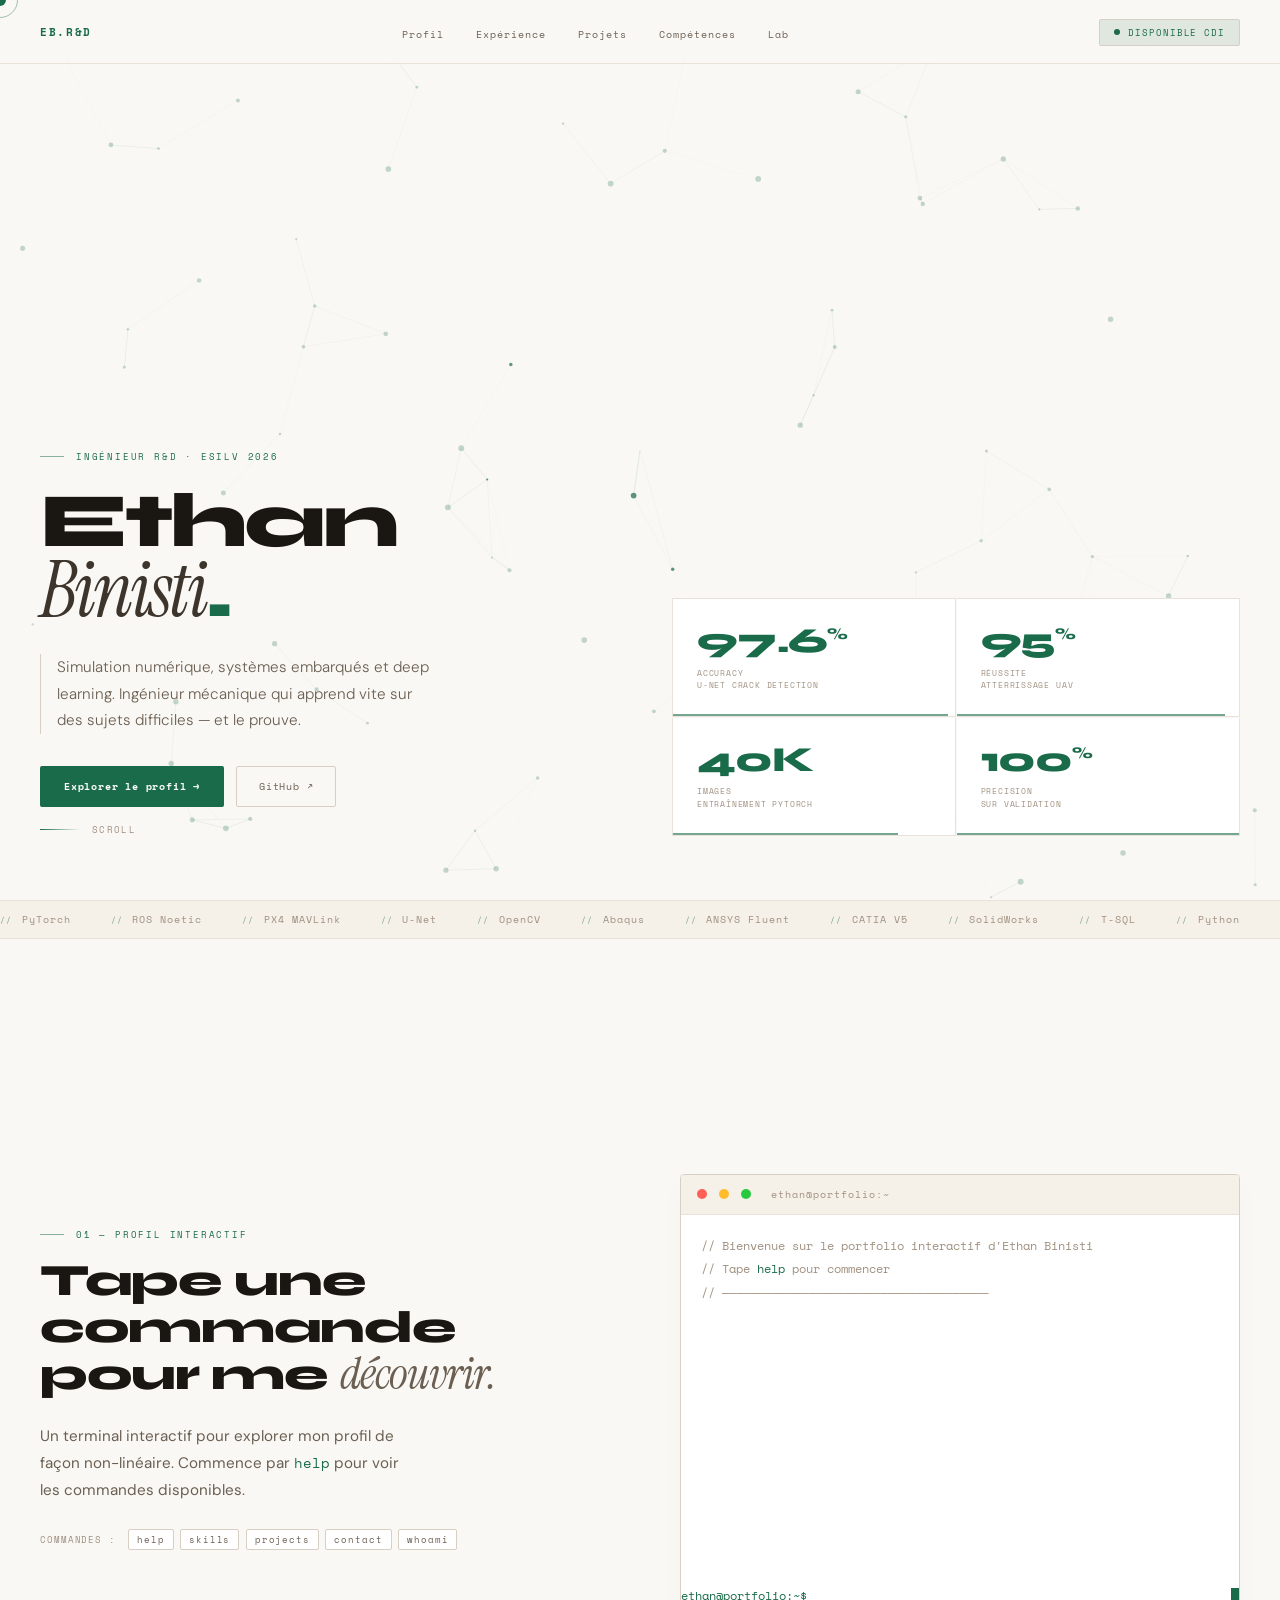
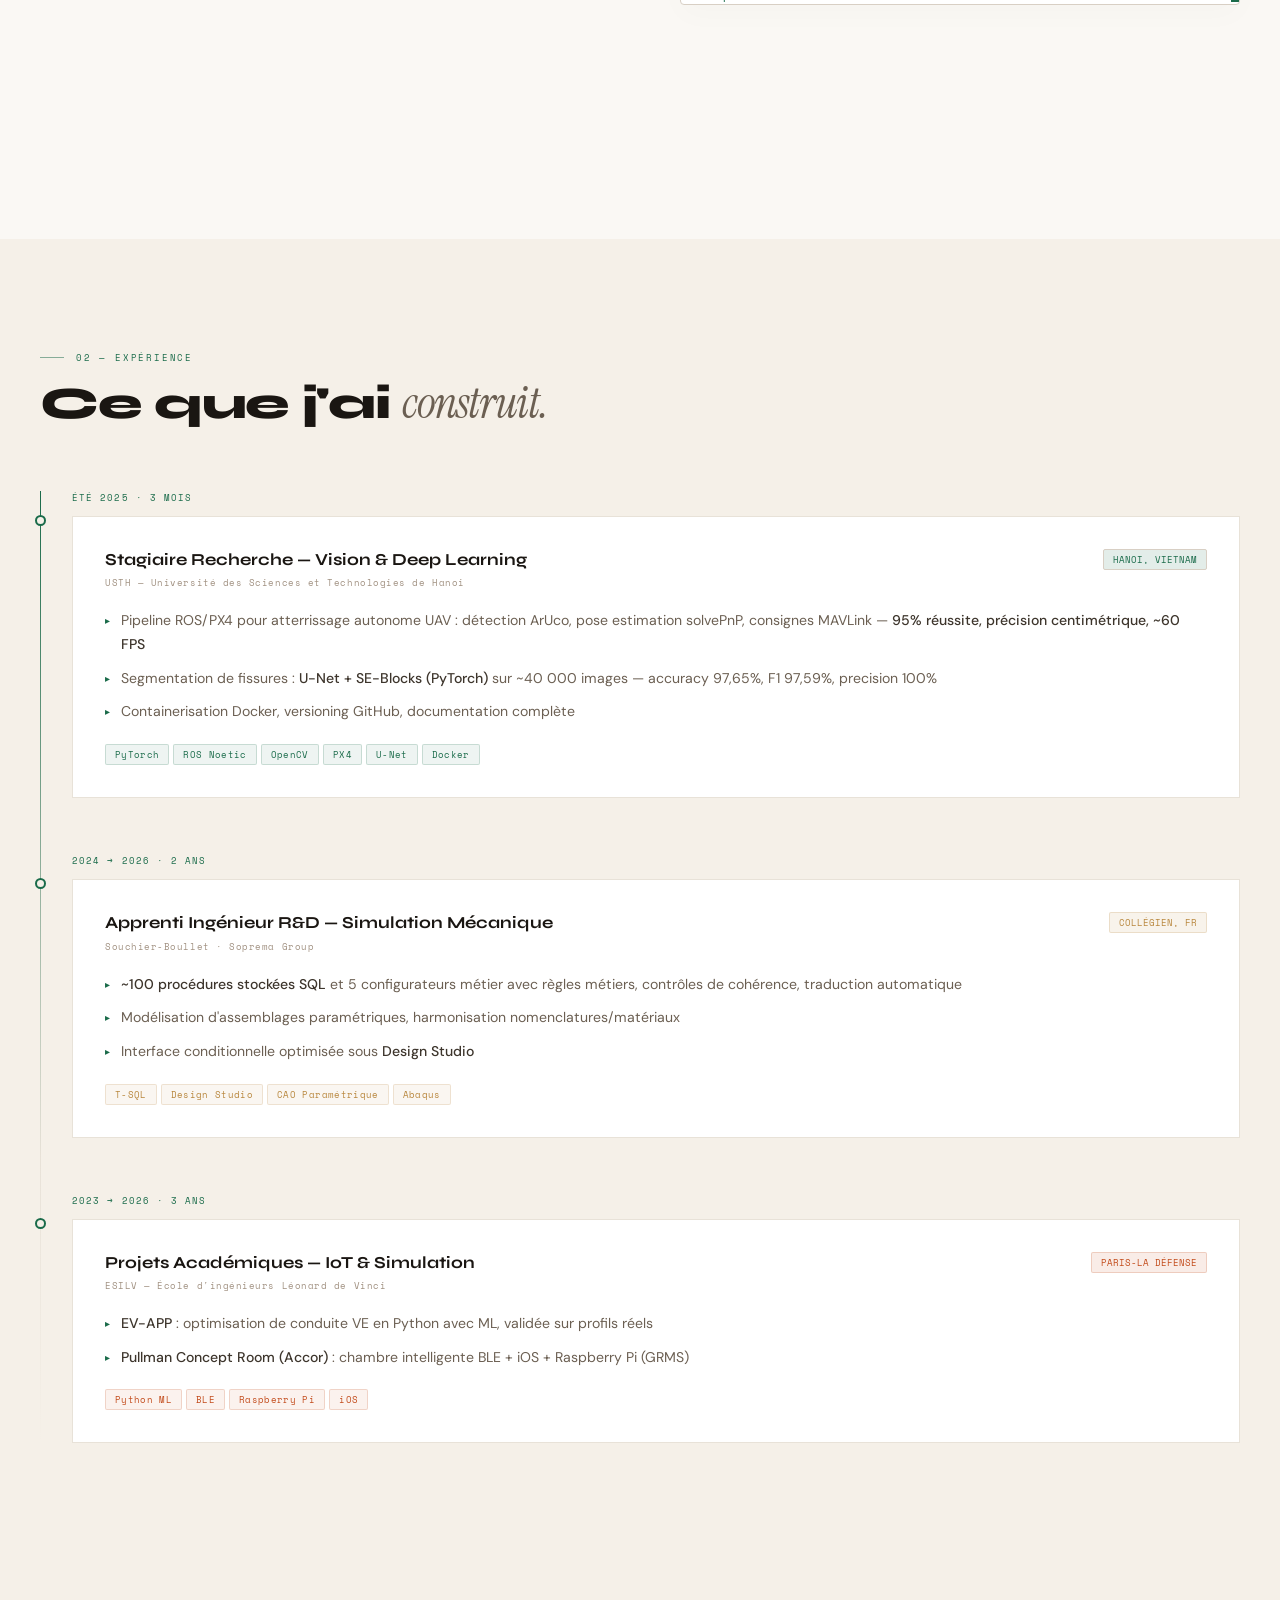
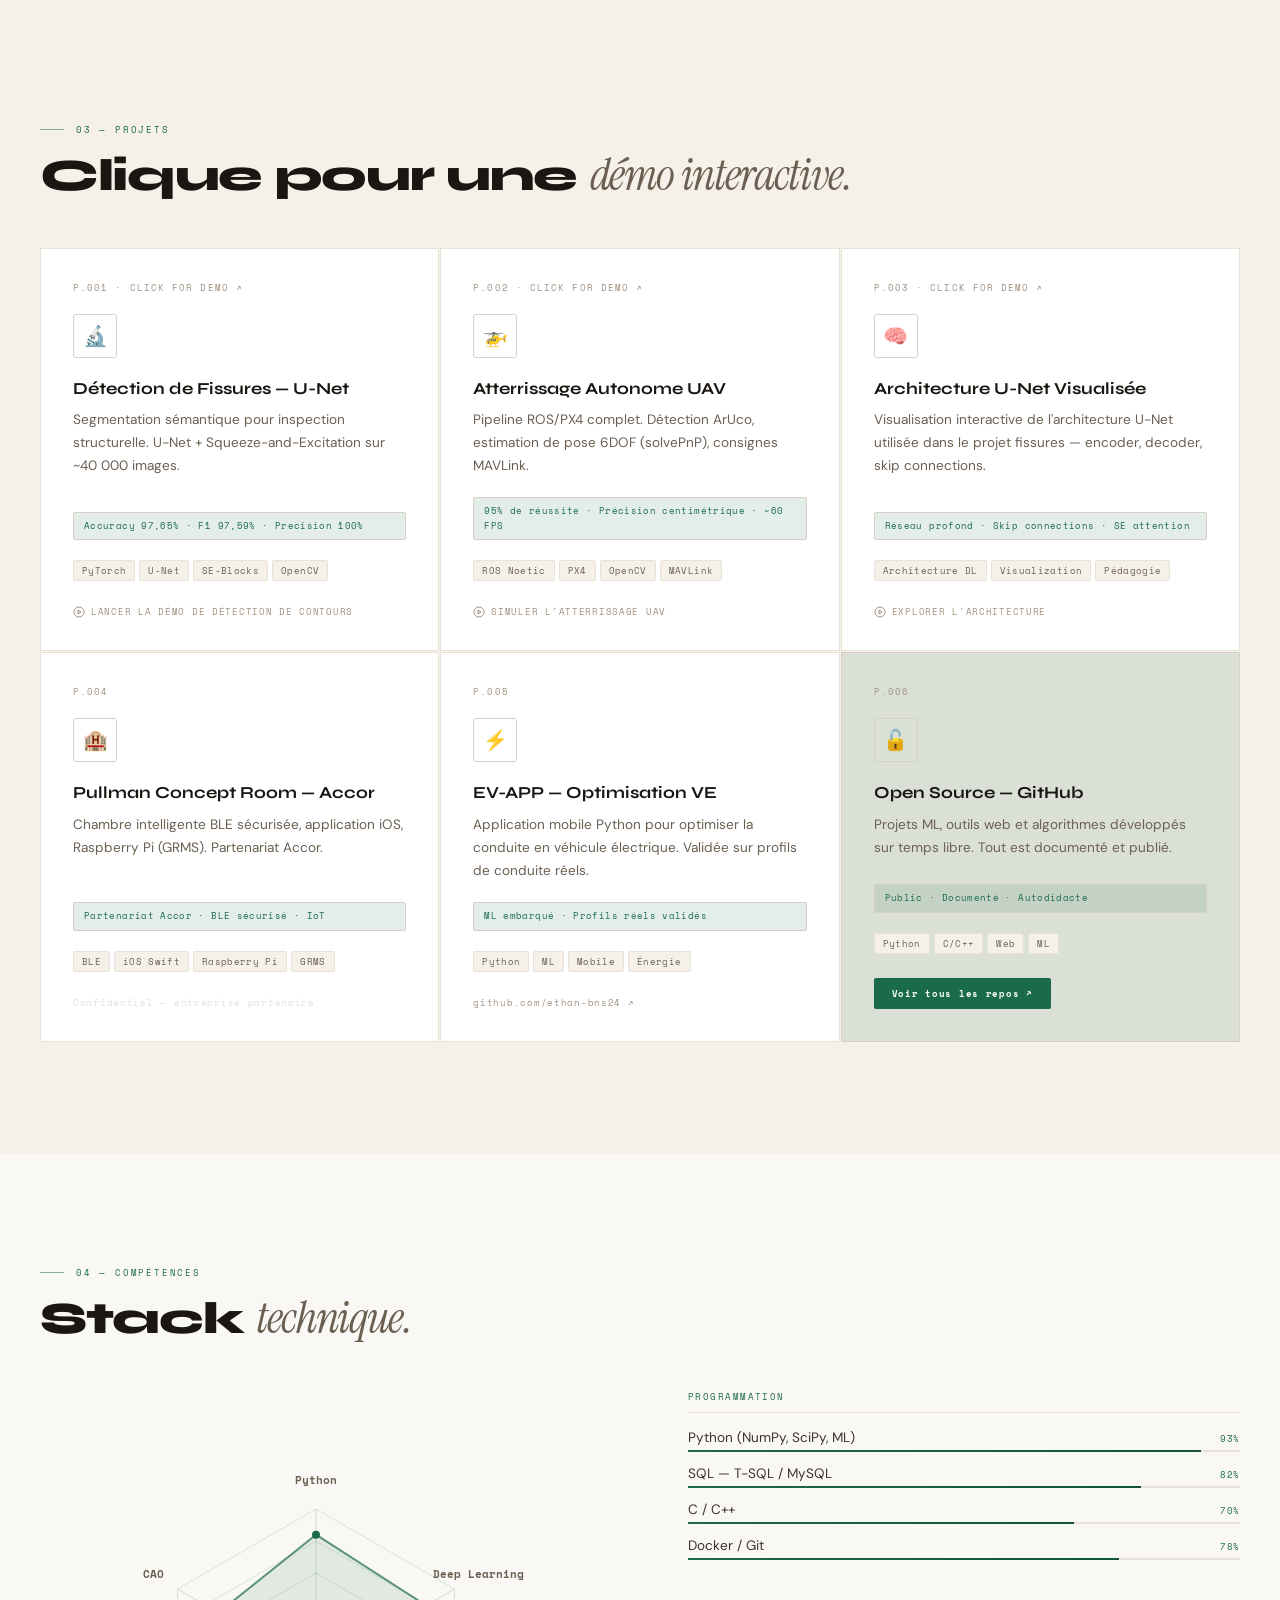
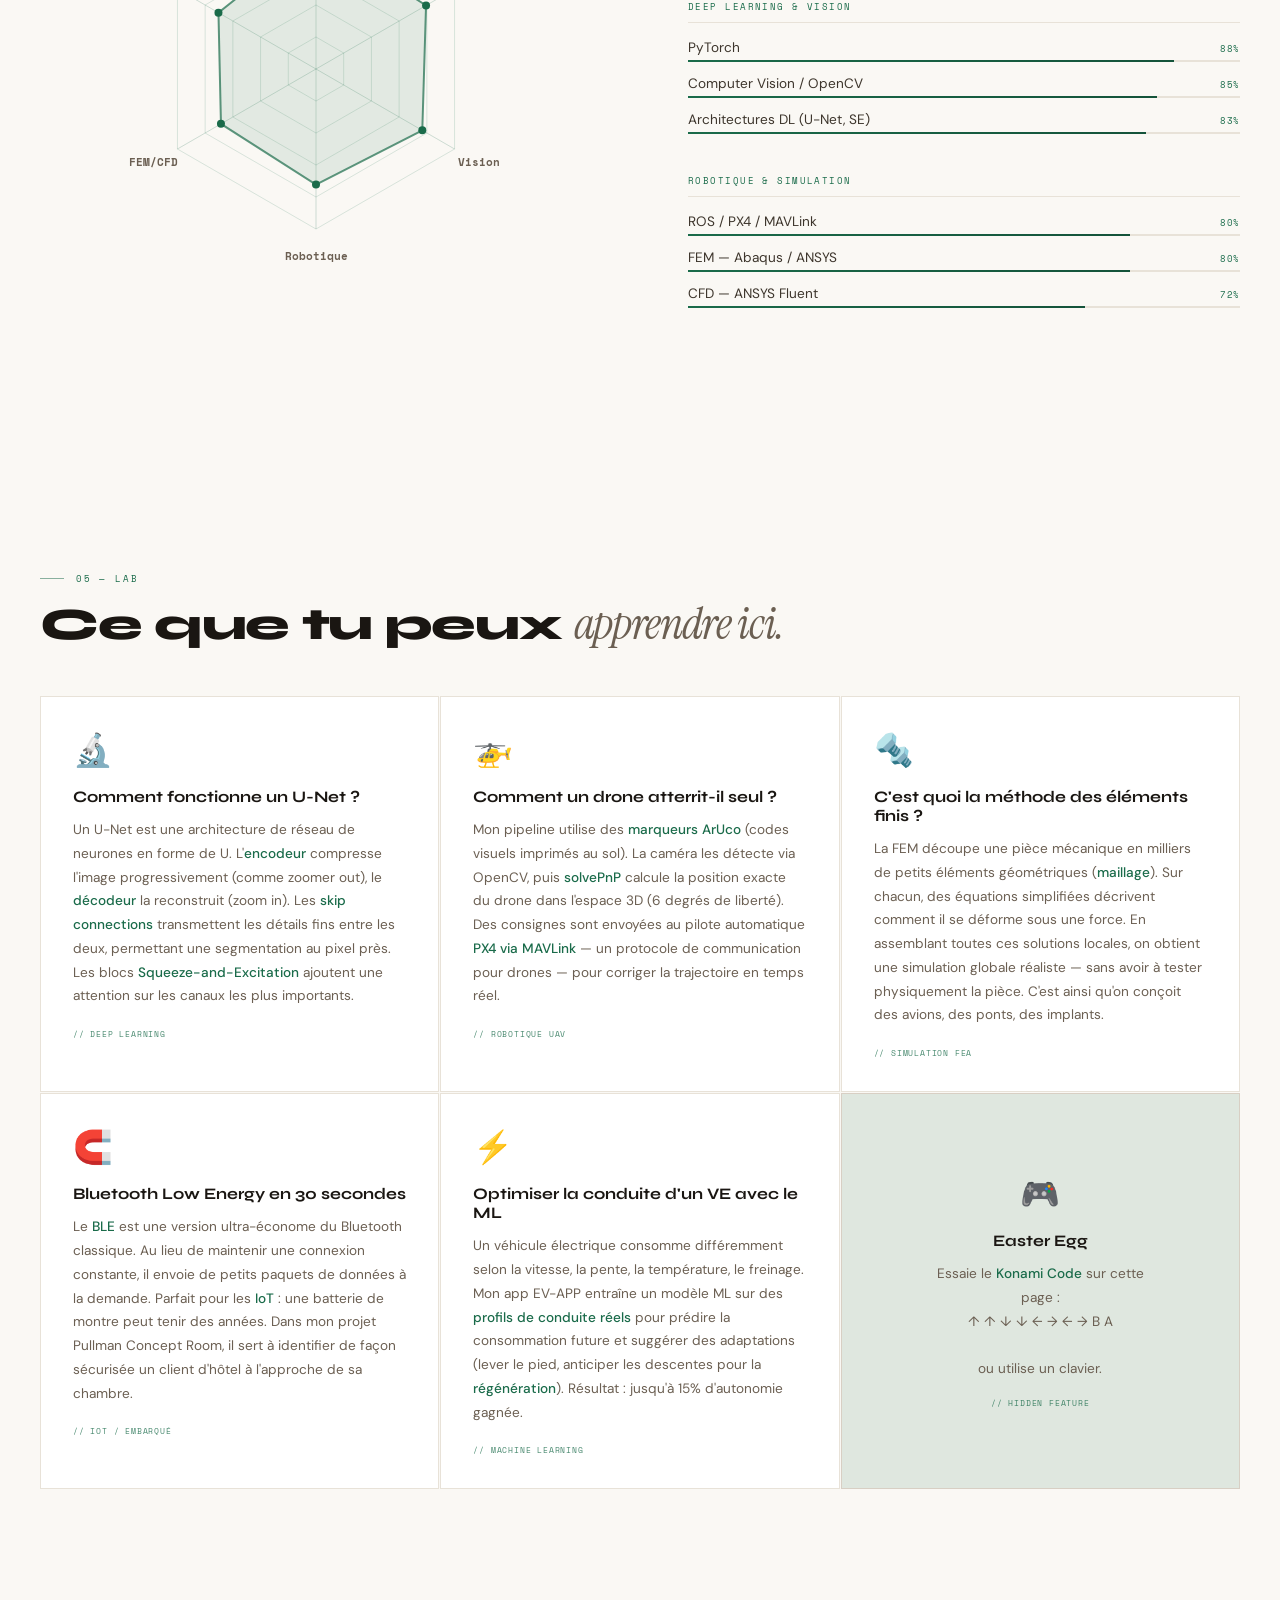
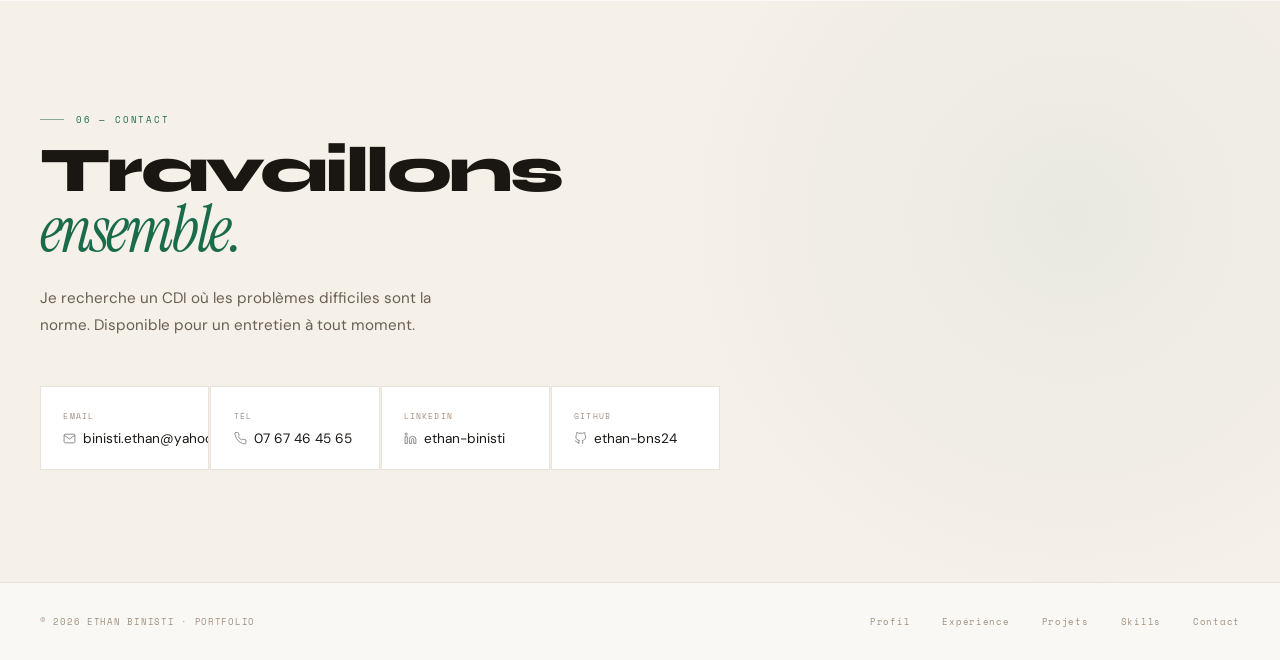
<file: portfolio-ethan-binisti.html>
<!DOCTYPE html>
<html lang="fr">
<head>
<meta charset="UTF-8">
<meta name="viewport" content="width=device-width, initial-scale=1.0">
<title>Ethan Binisti — Ingénieur R&D</title>
<link href="https://fonts.googleapis.com/css2?family=Space+Mono:wght@400;700&family=Syne:wght@700;800&family=Instrument+Serif:ital@1&family=DM+Sans:wght@300;400;500&display=swap" rel="stylesheet">
<style>
:root {
  --bg: #faf8f4;      /* Beige très clair (papier) */
  --bg2: #f5f0e8;     /* Beige classique (crème) */
  --bg3: #ffffff;     /* Blanc cassé pour les cartes */
  --cream: #1a1612;   /* Inversé pour le curseur */
  --cream2: #3d352c;
  --ink: #1a1612;     /* Texte principal (noir chaud) */
  --ink2: #3d352c;    
  --ink3: #6b5f52;    /* Texte secondaire */
  --ink4: #a09080;    /* Petits textes */
  --g: #1a6b4a;       /* Vert sapin (accent principal) */
  --g2: #14533a;      /* Vert sapin foncé (survol) */
  --g3: rgba(26, 107, 74, 0.12); /* Vert transparent */
  --gold: #b8863c;    /* Doré */
  --red: #c24a1a;     /* Rouge corail */
  --border: #d8cfc4;  /* Bordures */
  --border2: #e8e2d8; /* Bordures douces */
}
*{box-sizing:border-box;margin:0;padding:0;}
html{scroll-behavior:smooth;}
body{background:var(--bg);color:var(--ink);font-family:'DM Sans',sans-serif;overflow-x:hidden;cursor:none;}

/* CURSOR */
#cur{width:12px;height:12px;background:var(--g);border-radius:50%;position:fixed;pointer-events:none;z-index:9999;transform:translate(-50%,-50%);transition:width .2s,height .2s,border-radius .2s,background .2s;}
#cur-ring{width:36px;height:36px;border:1px solid rgba(26, 107, 74, 0.4);border-radius:50%;position:fixed;pointer-events:none;z-index:9998;transform:translate(-50%,-50%);}
#cur.cross{width:2px;height:20px;border-radius:0;background:var(--g);}
#cur.text-c{width:3px;height:20px;border-radius:1px;background:var(--g);}

/* SCROLL PROGRESS */
#spb{position:fixed;top:0;left:0;height:2px;width:0;background:linear-gradient(90deg,var(--g),var(--gold));z-index:9999;transition:width .08s linear;}

/* NAV */
nav{position:fixed;top:1px;left:0;right:0;z-index:500;display:flex;justify-content:space-between;align-items:center;padding:1.1rem 2.5rem;background:rgba(250,248,244,.9);backdrop-filter:blur(20px);border-bottom:1px solid var(--border2);}
.nav-logo{font-family:'Space Mono',monospace;font-size:11px;color:var(--g);letter-spacing:.15em;text-decoration:none;font-weight:700;}
.nav-links{display:flex;gap:2rem;list-style:none;}
.nav-links a{font-family:'Space Mono',monospace;font-size:10px;color:var(--ink3);text-decoration:none;letter-spacing:.1em;transition:color .2s;}
.nav-links a:hover,.nav-links a.active{color:var(--g);}
.nav-badge{font-family:'Space Mono',monospace;font-size:9px;background:var(--g3);border:1px solid var(--border);color:var(--g);padding:6px 14px;border-radius:2px;letter-spacing:.1em;text-decoration:none;display:flex;align-items:center;gap:8px;transition:background .2s;}
.nav-badge::before{content:'';width:6px;height:6px;background:var(--g);border-radius:50%;animation:blink 1.5s infinite;}
.nav-badge:hover{background:rgba(26,107,74,.18);}
@keyframes blink{0%,100%{opacity:1}50%{opacity:.2}}

/* ══ HERO — NEURAL CANVAS ══ */
#hero{position:relative;width:100vw;height:100vh;display:flex;flex-direction:column;justify-content:flex-end;padding:4rem 2.5rem;overflow:hidden;}
#neural-canvas{position:absolute;inset:0;z-index:0;}

.hero-content{position:relative;z-index:2;display:grid;grid-template-columns:1fr 1fr;gap:4rem;align-items:flex-end;}
.hero-left{}
.hero-tag{font-family:'Space Mono',monospace;font-size:9px;color:var(--g);letter-spacing:.2em;margin-bottom:1.5rem;display:flex;align-items:center;gap:.75rem;}
.hero-tag::before{content:'';width:24px;height:1px;background:var(--g);opacity:.5;}
.hero-name{font-family:'Syne',sans-serif;font-weight:800;font-size:clamp(3.5rem,6vw,7rem);line-height:.9;letter-spacing:-.04em;color:var(--ink);}
.hero-name span{color:var(--g);}
.hero-name em{font-family:'Instrument Serif',serif;font-style:italic;font-weight:400;color:var(--ink2);}
.hero-desc{margin-top:1.75rem;font-size:.95rem;color:var(--ink3);line-height:1.75;font-weight:300;max-width:400px;border-left:1px solid var(--border);padding-left:1rem;}
.hero-actions{display:flex;gap:.75rem;margin-top:2rem;flex-wrap:wrap;}
.btn-g{font-family:'Space Mono',monospace;font-size:10px;letter-spacing:.08em;padding:12px 24px;border-radius:2px;text-decoration:none;background:var(--g);color:#fff;font-weight:700;transition:all .25s;display:inline-flex;align-items:center;gap:8px;}
.btn-g:hover{background:var(--g2);transform:translateY(-2px);}
.btn-outline{font-family:'Space Mono',monospace;font-size:10px;letter-spacing:.08em;padding:12px 22px;border-radius:2px;text-decoration:none;border:1px solid var(--border);color:var(--ink3);transition:all .25s;display:inline-flex;align-items:center;gap:8px;}
.btn-outline:hover{border-color:var(--g);color:var(--g);}

.hero-right{display:flex;flex-direction:column;gap:1rem;}
.hero-stat-row{display:grid;grid-template-columns:1fr 1fr;gap:1px;}
.hst{background:var(--bg3);border:1px solid var(--border2);padding:1.5rem;position:relative;overflow:hidden;transition:border-color .3s;}
.hst:hover{border-color:var(--border);}
.hst-n{font-family:'Syne',sans-serif;font-weight:800;font-size:2.2rem;line-height:1;color:var(--g);letter-spacing:-.03em;}
.hst-n sup{font-size:1rem;vertical-align:super;line-height:0;}
.hst-l{font-family:'Space Mono',monospace;font-size:8px;color:var(--ink4);letter-spacing:.1em;margin-top:.5rem;line-height:1.6;}
.hst-bar{position:absolute;bottom:0;left:0;height:2px;background:var(--g);opacity:.6;transition:width 1.5s cubic-bezier(.4,0,.2,1);}
.hero-scroll{display:flex;align-items:center;gap:.75rem;font-family:'Space Mono',monospace;font-size:9px;color:var(--ink4);letter-spacing:.15em;margin-top:1rem;}
.scroll-line{width:40px;height:1px;background:linear-gradient(to right,var(--g),transparent);animation:pulse-line 2s ease-in-out infinite;}
@keyframes pulse-line{0%,100%{opacity:.3;width:40px}50%{opacity:1;width:60px}}

/* ══ MARQUEE ══ */
.mq{background:var(--bg2);border-top:1px solid var(--border2);border-bottom:1px solid var(--border2);padding:11px 0;overflow:hidden;}
.mq-track{display:flex;gap:2.5rem;animation:mq 35s linear infinite;width:max-content;}
.mq:hover .mq-track{animation-play-state:paused;}
@keyframes mq{from{transform:translateX(0)}to{transform:translateX(-50%)}}
.mt{font-family:'Space Mono',monospace;font-size:10px;color:var(--ink4);letter-spacing:.1em;white-space:nowrap;display:flex;align-items:center;gap:.6rem;}
.mt::before{content:'//';color:var(--g);opacity:.6;font-size:8px;}

/* ══ TERMINAL SECTION ══ */
#terminal-section{min-height:100vh;display:flex;align-items:center;padding:0 2.5rem;background:var(--bg);}
.terminal-wrap{display:grid;grid-template-columns:1fr 1fr;gap:5rem;width:100%;align-items:center;}
.terminal-intro .section-label{font-family:'Space Mono',monospace;font-size:9px;color:var(--g);letter-spacing:.2em;margin-bottom:1rem;display:flex;align-items:center;gap:.75rem;}
.terminal-intro .section-label::before{content:'';width:24px;height:1px;background:var(--g);opacity:.5;}
.terminal-intro h2{font-family:'Syne',sans-serif;font-weight:800;font-size:clamp(2rem,3.5vw,3rem);line-height:1.05;letter-spacing:-.03em;color:var(--ink);margin-bottom:1.5rem;}
.terminal-intro h2 em{font-family:'Instrument Serif',serif;font-style:italic;font-weight:400;color:var(--ink3);}
.terminal-intro p{font-size:.95rem;color:var(--ink3);line-height:1.8;font-weight:400;max-width:380px;}
.terminal-intro .hint{margin-top:1.5rem;font-family:'Space Mono',monospace;font-size:9px;color:var(--ink4);letter-spacing:.1em;display:flex;align-items:center;gap:.75rem;}
.hint-keys{display:flex;gap:.4rem;}
.hint-key{background:var(--bg3);border:1px solid var(--border);padding:3px 8px;border-radius:2px;font-size:9px;color:var(--ink3);}

#terminal{background:var(--bg3);border:1px solid var(--border);border-radius:4px;overflow:hidden;font-family:'Space Mono',monospace;box-shadow: 0 10px 30px rgba(0,0,0,0.02);}
.term-header{background:var(--bg2);border-bottom:1px solid var(--border2);padding:.75rem 1rem;display:flex;align-items:center;gap:.75rem;}
.term-dot{width:10px;height:10px;border-radius:50%;}
.term-title{font-size:10px;color:var(--ink4);letter-spacing:.1em;margin-left:.5rem;}
.term-body{padding:1.25rem;min-height:360px;max-height:420px;overflow-y:auto;}
.term-line{font-size:12px;line-height:1.8;margin-bottom:2px;}
.term-line.cmd{color:var(--g);}
.term-line.out{color:var(--ink2);}
.term-line.dim{color:var(--ink4);}
.term-line.err{color:var(--red);}
.term-line.hi{color:var(--gold);}
.term-line.success{color:var(--g);}
.term-prompt{display:flex;align-items:center;gap:.5rem;margin-top:.75rem;}
.term-ps{color:var(--g);font-size:12px;}
.term-input{background:transparent;border:none;outline:none;color:var(--ink);font-family:'Space Mono',monospace;font-size:12px;flex:1;caret-color:var(--g);}
.term-cursor-blink{display:inline-block;width:8px;height:14px;background:var(--g);animation:tblink .9s step-end infinite;vertical-align:text-bottom;}
@keyframes tblink{0%,100%{opacity:1}50%{opacity:0}}

/* ══ PROJECTS SECTION ══ */
#projects{padding:7rem 2.5rem;background:var(--bg2);}
.proj-grid{display:grid;grid-template-columns:repeat(3,1fr);gap:1px;margin-top:3rem;}
.pc{background:var(--bg3);border:1px solid var(--border2);padding:2rem;display:flex;flex-direction:column;transition:all .3s;position:relative;overflow:hidden;cursor:pointer;}
.pc::before{content:'';position:absolute;inset:0;background:linear-gradient(135deg,rgba(26,107,74,.03),transparent);opacity:0;transition:opacity .3s;}
.pc:hover::before{opacity:1;}
.pc:hover{border-color:var(--border);transform:translateY(-2px);box-shadow: 0 10px 30px rgba(0,0,0,0.03);}
.pc-num{font-family:'Space Mono',monospace;font-size:9px;color:var(--ink4);letter-spacing:.12em;margin-bottom:1.25rem;}
.pc-icon{width:44px;height:44px;border:1px solid var(--border);border-radius:3px;display:flex;align-items:center;justify-content:center;margin-bottom:1.25rem;font-size:20px;transition:border-color .3s;}
.pc:hover .pc-icon{border-color:var(--g);}
.pc-title{font-family:'Syne',sans-serif;font-size:1.05rem;font-weight:700;color:var(--ink);margin-bottom:.6rem;}
.pc-desc{font-size:.85rem;color:var(--ink3);line-height:1.7;font-weight:400;flex:1;margin-bottom:1.25rem;}
.pc-metric{font-family:'Space Mono',monospace;font-size:9px;color:var(--g);letter-spacing:.04em;background:var(--g3);border:1px solid var(--border);padding:6px 10px;border-radius:2px;margin-bottom:1.25rem;line-height:1.6;}
.pc-tags{display:flex;flex-wrap:wrap;gap:4px;margin-bottom:1.5rem;}
.ptag{font-family:'Space Mono',monospace;font-size:8.5px;padding:3px 8px;border-radius:2px;background:var(--bg2);border:1px solid var(--border2);color:var(--ink3);letter-spacing:.04em;}
.pc-cta{font-family:'Space Mono',monospace;font-size:9px;color:var(--ink4);letter-spacing:.08em;margin-top:auto;display:flex;align-items:center;gap:6px;transition:color .2s;}
.pc:hover .pc-cta{color:var(--g);}

/* Demo overlay */
.demo-overlay{position:fixed;inset:0;background:rgba(250,248,244,.9);z-index:2000;display:none;align-items:center;justify-content:center;backdrop-filter:blur(8px);}
.demo-overlay.open{display:flex;}
.demo-box{background:var(--bg);border:1px solid var(--border);border-radius:4px;width:min(900px,95vw);max-height:90vh;overflow:hidden;display:flex;flex-direction:column;box-shadow: 0 20px 40px rgba(0,0,0,0.05);}
.demo-header{padding:1rem 1.5rem;border-bottom:1px solid var(--border2);display:flex;justify-content:space-between;align-items:center;}
.demo-title{font-family:'Space Mono',monospace;font-size:11px;color:var(--g);letter-spacing:.1em;}
.demo-close{background:none;border:none;color:var(--ink3);font-size:1.25rem;cursor:none;padding:.25rem .5rem;transition:color .2s;font-family:'Space Mono',monospace;}
.demo-close:hover{color:var(--ink);}
.demo-body{padding:1.5rem;overflow-y:auto;flex:1;}

/* ══ EDGE DETECTION DEMO ══ */
.edgedemo{display:grid;grid-template-columns:1fr 1fr;gap:1rem;}
.edgedemo canvas{width:100%;border:1px solid var(--border2);border-radius:2px;display:block;}
.edgedemo-ctrl{grid-column:1/-1;display:flex;gap:1rem;align-items:center;flex-wrap:wrap;}
.edge-label{font-family:'Space Mono',monospace;font-size:9px;color:var(--ink4);letter-spacing:.1em;}
.edge-slider{-webkit-appearance:none;appearance:none;width:160px;height:2px;background:var(--border);border-radius:1px;outline:none;}
.edge-slider::-webkit-slider-thumb{-webkit-appearance:none;width:14px;height:14px;border-radius:50%;background:var(--g);cursor:none;}
.demo-explain{grid-column:1/-1;font-size:.85rem;color:var(--ink3);line-height:1.75;font-weight:400;border-left:2px solid var(--border);padding-left:1rem;}

/* UAV DEMO */
.uavdemo{position:relative;}
.uavdemo canvas{width:100%;border:1px solid var(--border2);border-radius:2px;display:block;}
.uav-info{display:grid;grid-template-columns:repeat(4,1fr);gap:1px;margin-top:1px;}
.uav-stat{background:var(--bg3);border:1px solid var(--border2);padding:.75rem;text-align:center;}
.uav-stat-n{font-family:'Space Mono',monospace;font-size:1.1rem;color:var(--g);font-weight:700;}
.uav-stat-l{font-family:'Space Mono',monospace;font-size:8px;color:var(--ink4);letter-spacing:.08em;margin-top:.25rem;}

/* NEURAL NET DEMO */
.netdemo canvas{width:100%;border:1px solid var(--border2);border-radius:2px;display:block;}
.net-explain{margin-top:1rem;font-size:.85rem;color:var(--ink3);line-height:1.75;font-weight:400;border-left:2px solid var(--border);padding-left:1rem;}

/* ══ SKILLS RADAR ══ */
#skills{padding:7rem 2.5rem;background:var(--bg);}
.skills-wrap{display:grid;grid-template-columns:1fr 1fr;gap:6rem;align-items:center;margin-top:3rem;}
.radar-wrap{position:relative;display:flex;justify-content:center;}
#radar-canvas{max-width:420px;width:100%;}
.skills-list{}
.skill-group{margin-bottom:2.5rem;}
.sg-title{font-family:'Space Mono',monospace;font-size:9px;color:var(--g);letter-spacing:.16em;margin-bottom:1rem;padding-bottom:.6rem;border-bottom:1px solid var(--border2);}
.sk-item{display:flex;flex-direction:column;gap:4px;margin-bottom:.8rem;}
.sk-top{display:flex;justify-content:space-between;align-items:baseline;}
.sk-name{font-size:.85rem;color:var(--ink2);font-weight:400;}
.sk-val{font-family:'Space Mono',monospace;font-size:9px;color:var(--g);letter-spacing:.06em;}
.sk-track{height:2px;background:var(--border2);position:relative;overflow:hidden;}
.sk-fill{position:absolute;left:0;top:0;height:100%;background:linear-gradient(90deg,var(--g),var(--g2));width:0;transition:width 1.2s cubic-bezier(.4,0,.2,1);}

/* ══ TIMELINE ══ */
#experience{padding:7rem 2.5rem;background:var(--bg2);}
.timeline{position:relative;margin-top:4rem;padding-left:2rem;}
.timeline::before{content:'';position:absolute;left:0;top:0;bottom:0;width:1px;background:linear-gradient(to bottom,var(--g) 0%,var(--border2) 70%,transparent);}
.tl-item{position:relative;margin-bottom:3.5rem;}
.tl-dot{position:absolute;left:-2rem;top:1.5rem;width:11px;height:11px;border-radius:50%;background:var(--bg2);border:2px solid var(--g);transform:translateX(-5px);transition:background .25s;}
.tl-item:hover .tl-dot{background:var(--g);}
.tl-year{font-family:'Space Mono',monospace;font-size:9px;color:var(--g);letter-spacing:.12em;margin-bottom:.75rem;}
.tl-card{background:var(--bg3);border:1px solid var(--border2);padding:2rem;transition:border-color .25s, box-shadow 0.2s;}
.tl-card:hover{border-color:var(--border);box-shadow: 0 5px 20px rgba(0,0,0,0.02);}
.tl-head{display:flex;justify-content:space-between;align-items:flex-start;gap:1rem;margin-bottom:.4rem;}
.tl-role{font-family:'Syne',sans-serif;font-size:1.05rem;font-weight:700;color:var(--ink);}
.tl-badge{font-family:'Space Mono',monospace;font-size:8.5px;padding:3px 9px;border-radius:2px;flex-shrink:0;}
.tl-badge.g{background:var(--g3);color:var(--g);border:1px solid var(--border);}
.tl-badge.gold{background:rgba(184, 134, 60, .1);color:var(--gold);border:1px solid rgba(184, 134, 60, .2);}
.tl-badge.red{background:rgba(194, 74, 26, .1);color:var(--red);border:1px solid rgba(194, 74, 26, .2);}
.tl-where{font-family:'Space Mono',monospace;font-size:9px;color:var(--ink4);letter-spacing:.06em;margin-bottom:1.25rem;}
.tl-tasks{list-style:none;display:flex;flex-direction:column;gap:.6rem;}
.tl-tasks li{font-size:.88rem;color:var(--ink3);font-weight:400;padding-left:1rem;position:relative;line-height:1.7;}
.tl-tasks li::before{content:'▸';position:absolute;left:0;color:var(--g);font-size:.6rem;top:4px;}
.tl-tasks li strong{color:var(--ink2);font-weight:500;}
.tl-tags{display:flex;flex-wrap:wrap;gap:4px;margin-top:1.25rem;}
.ttag{font-family:'Space Mono',monospace;font-size:8.5px;padding:3px 9px;border-radius:2px;background:var(--bg2);border:1px solid var(--border2);color:var(--ink3);letter-spacing:.04em;}
.ttag.g{background:rgba(26,107,74,.07);border-color:rgba(26,107,74,.18);color:var(--g);}
.ttag.gold{background:rgba(184, 134, 60,.07);border-color:rgba(184, 134, 60,.18);color:var(--gold);}
.ttag.red{background:rgba(194, 74, 26,.07);border-color:rgba(194, 74, 26,.18);color:var(--red);}

/* ══ FUN FACT CARDS ══ */
#learn{padding:7rem 2.5rem;background:var(--bg);}
.learn-grid{display:grid;grid-template-columns:repeat(3,1fr);gap:1px;margin-top:3rem;}
.lc{background:var(--bg3);border:1px solid var(--border2);padding:2rem;transition:all .3s;position:relative;overflow:hidden;}
.lc::after{content:'';position:absolute;bottom:0;left:0;width:0;height:2px;background:var(--g);transition:width .4s;}
.lc:hover::after{width:100%;}
.lc:hover{border-color:var(--border);box-shadow: 0 5px 15px rgba(0,0,0,0.02);}
.lc-emoji{font-size:2rem;margin-bottom:1rem;display:block;}
.lc-title{font-family:'Syne',sans-serif;font-size:1rem;font-weight:700;color:var(--ink);margin-bottom:.75rem;}
.lc-body{font-size:.85rem;color:var(--ink3);line-height:1.75;font-weight:400;}
.lc-body strong{color:var(--g);font-weight:500;}
.lc-tag{font-family:'Space Mono',monospace;font-size:8px;color:var(--g);letter-spacing:.1em;margin-top:1.25rem;opacity:.8;}

/* ══ CONTACT ══ */
#contact{padding:7rem 2.5rem;background:var(--bg2);position:relative;overflow:hidden;}
#contact::before{content:'';position:absolute;top:-40%;right:-15%;width:70vw;height:70vw;max-width:800px;border-radius:50%;background:radial-gradient(circle,rgba(26,107,74,.05),transparent 65%);pointer-events:none;}
.contact-wrap{max-width:680px;position:relative;}
.contact-heading{font-family:'Syne',sans-serif;font-weight:800;font-size:clamp(2.5rem,5vw,5rem);line-height:.92;letter-spacing:-.04em;color:var(--ink);margin-bottom:1.5rem;}
.contact-heading em{font-family:'Instrument Serif',serif;font-style:italic;font-weight:400;color:var(--g);}
.contact-sub{font-size:.95rem;color:var(--ink3);line-height:1.75;font-weight:400;margin-bottom:3rem;max-width:440px;}
.contact-cards{display:grid;grid-template-columns:repeat(4,1fr);gap:1px;}
.cc{background:var(--bg3);border:1px solid var(--border2);padding:1.4rem;text-decoration:none;transition:all .25s;position:relative;overflow:hidden;}
.cc::before{content:'';position:absolute;bottom:0;left:0;width:100%;height:2px;background:var(--g);transform:scaleX(0);transform-origin:left;transition:transform .3s;}
.cc:hover::before{transform:scaleX(1);}
.cc:hover{border-color:var(--border);background:rgba(26,107,74,.04);}
.cc-l{font-family:'Space Mono',monospace;font-size:8px;color:var(--ink4);letter-spacing:.14em;margin-bottom:.5rem;}
.cc-v{font-size:.85rem;color:var(--ink);display:flex;align-items:center;gap:7px;}
.cc-v svg{width:13px;height:13px;opacity:.6;flex-shrink:0;}

/* ══ FOOTER ══ */
footer{background:var(--bg);padding:2rem 2.5rem;border-top:1px solid var(--border2);display:flex;justify-content:space-between;align-items:center;}
.fl{font-family:'Space Mono',monospace;font-size:9px;color:var(--ink4);letter-spacing:.08em;}
.fr-links{display:flex;gap:2rem;}
.fr-links a{font-family:'Space Mono',monospace;font-size:9px;color:var(--ink4);text-decoration:none;letter-spacing:.08em;transition:color .2s;}
.fr-links a:hover{color:var(--g);}

/* BACK TO TOP */
#btt{position:fixed;bottom:1.5rem;right:1.5rem;width:40px;height:40px;background:var(--bg2);border:1px solid var(--border);display:flex;align-items:center;justify-content:center;text-decoration:none;z-index:400;opacity:0;transform:translateY(8px);transition:all .3s;border-radius:2px;}
#btt.show{opacity:1;transform:none;}
#btt:hover{background:var(--g3);border-color:var(--g);}
#btt svg{width:14px;height:14px;stroke:var(--ink3);}
#btt:hover svg{stroke:var(--g);}

/* KONAMI */
#konami{position:fixed;inset:0;background:rgba(250,248,244,.96);z-index:9000;display:none;align-items:center;justify-content:center;flex-direction:column;gap:1rem;}
#konami.on{display:flex;}
#konami h2{font-family:'Space Mono',monospace;font-size:1.5rem;color:var(--g);text-align:center;letter-spacing:.1em;}
#konami p{font-family:'Space Mono',monospace;font-size:.85rem;color:var(--ink3);text-align:center;max-width:500px;line-height:1.7;}
#konami canvas{border:1px solid var(--border);}
#konami-close{margin-top:1rem;font-family:'Space Mono',monospace;font-size:10px;color:var(--ink4);background:none;border:1px solid var(--border2);padding:8px 20px;border-radius:2px;cursor:none;transition:all .2s;letter-spacing:.1em;}
#konami-close:hover{border-color:var(--g);color:var(--g);}

/* SECTION GENERIC */
.sl{font-family:'Space Mono',monospace;font-size:9px;color:var(--g);letter-spacing:.2em;margin-bottom:1rem;display:flex;align-items:center;gap:.75rem;}
.sl::before{content:'';width:24px;height:1px;background:var(--g);opacity:.5;}
h2.sh{font-family:'Syne',sans-serif;font-weight:800;font-size:clamp(2rem,3.5vw,2.8rem);line-height:1.05;letter-spacing:-.03em;color:var(--ink);}
h2.sh em{font-family:'Instrument Serif',serif;font-style:italic;font-weight:400;color:var(--ink3);}

/* REVEAL */
.rv{opacity:0;transform:translateY(20px);transition:opacity .6s ease,transform .6s ease;}
.rv.on{opacity:1;transform:none;}
.rvl{opacity:0;transform:translateX(-20px);transition:opacity .6s ease,transform .6s ease;}
.rvl.on{opacity:1;transform:none;}

@media(max-width:900px){
  nav{padding:1rem 1.5rem;}
  .nav-links,.nav-badge{display:none;}
  .hero-content{grid-template-columns:1fr;}
  .hero-right{display:none;}
  .terminal-wrap{grid-template-columns:1fr;}
  .terminal-intro{display:none;}
  .proj-grid{grid-template-columns:1fr 1fr;}
  .skills-wrap{grid-template-columns:1fr;}
  #radar-canvas{display:none;}
  .learn-grid{grid-template-columns:1fr 1fr;}
  .contact-cards{grid-template-columns:1fr 1fr;}
  #experience,#projects,#skills,#learn,#contact{padding:5rem 1.5rem;}
  footer{flex-direction:column;gap:.75rem;}
}
@media(max-width:540px){
  .proj-grid,.learn-grid{grid-template-columns:1fr;}
  .edgedemo{grid-template-columns:1fr;}
}
</style>
</head>
<body>

<div id="spb"></div>
<div id="cur"></div>
<div id="cur-ring"></div>
<a href="#hero" id="btt"><svg viewBox="0 0 24 24" fill="none" stroke-width="2"><polyline points="18 15 12 9 6 15"/></svg></a>

<div id="konami">
  <h2>// EASTER EGG UNLOCKED 🎉</h2>
  <p>Tu as trouvé le Konami Code (↑↑↓↓←→←→BA).<br>Voici un automate cellulaire de Conway's Game of Life — le même type de système que j'étudie en simulation numérique.</p>
  <canvas id="gol-canvas" width="500" height="280"></canvas>
  <button id="konami-close">[ FERMER ]</button>
</div>

<div class="demo-overlay" id="demo-overlay">
  <div class="demo-box">
    <div class="demo-header">
      <span class="demo-title" id="demo-title">DEMO</span>
      <button class="demo-close" id="demo-close">✕</button>
    </div>
    <div class="demo-body" id="demo-body"></div>
  </div>
</div>

<nav>
  <a href="#hero" class="nav-logo">EB.R&D</a>
  <ul class="nav-links">
    <li><a href="#terminal-section" data-s="terminal-section">Profil</a></li>
    <li><a href="#experience" data-s="experience">Expérience</a></li>
    <li><a href="#projects" data-s="projects">Projets</a></li>
    <li><a href="#skills" data-s="skills">Compétences</a></li>
    <li><a href="#learn" data-s="learn">Lab</a></li>
  </ul>
  <a href="mailto:binisti.ethan@yahoo.fr" class="nav-badge">DISPONIBLE CDI</a>
</nav>

<section id="hero">
  <canvas id="neural-canvas"></canvas>
  <div class="hero-content">
    <div class="hero-left">
      <div class="hero-tag">INGÉNIEUR R&D · ESILV 2026</div>
      <h1 class="hero-name">
        Ethan<br>
        <em>Binisti</em><span>.</span>
      </h1>
      <p class="hero-desc">Simulation numérique, systèmes embarqués et deep learning. Ingénieur mécanique qui apprend vite sur des sujets difficiles — et le prouve.</p>
      <div class="hero-actions">
        <a href="#terminal-section" class="btn-g">Explorer le profil →</a>
        <a href="https://github.com/ethan-bns24" target="_blank" class="btn-outline">GitHub ↗</a>
      </div>
      <div class="hero-scroll"><div class="scroll-line"></div>SCROLL</div>
    </div>
    <div class="hero-right">
      <div class="hero-stat-row">
        <div class="hst"><div class="hst-n"><span class="ct" data-t="97">0</span>.6<sup>%</sup></div><div class="hst-l">ACCURACY<br>U-NET CRACK DETECTION</div><div class="hst-bar" data-w="97.6"></div></div>
        <div class="hst" style="border-left:none;"><div class="hst-n"><span class="ct" data-t="95">0</span><sup>%</sup></div><div class="hst-l">RÉUSSITE<br>ATTERRISSAGE UAV</div><div class="hst-bar" data-w="95"></div></div>
        <div class="hst" style="border-top:none;"><div class="hst-n"><span class="ct" data-t="40">0</span>K</div><div class="hst-l">IMAGES<br>ENTRAÎNEMENT PYTORCH</div><div class="hst-bar" data-w="80"></div></div>
        <div class="hst" style="border-top:none;border-left:none;"><div class="hst-n"><span class="ct" data-t="100">0</span><sup>%</sup></div><div class="hst-l">PRECISION<br>SUR VALIDATION</div><div class="hst-bar" data-w="100"></div></div>
      </div>
    </div>
  </div>
</section>

<div class="mq">
  <div class="mq-track">
    <span class="mt">PyTorch</span><span class="mt">ROS Noetic</span><span class="mt">PX4 MAVLink</span><span class="mt">U-Net</span><span class="mt">OpenCV</span><span class="mt">Abaqus</span><span class="mt">ANSYS Fluent</span><span class="mt">CATIA V5</span><span class="mt">SolidWorks</span><span class="mt">T-SQL</span><span class="mt">Python</span><span class="mt">C/C++</span><span class="mt">Gazebo</span><span class="mt">Docker</span><span class="mt">Raspberry Pi</span><span class="mt">Bluetooth BLE</span><span class="mt">MATLAB</span><span class="mt">FEM</span>
    <span class="mt">PyTorch</span><span class="mt">ROS Noetic</span><span class="mt">PX4 MAVLink</span><span class="mt">U-Net</span><span class="mt">OpenCV</span><span class="mt">Abaqus</span><span class="mt">ANSYS Fluent</span><span class="mt">CATIA V5</span><span class="mt">SolidWorks</span><span class="mt">T-SQL</span><span class="mt">Python</span><span class="mt">C/C++</span><span class="mt">Gazebo</span><span class="mt">Docker</span><span class="mt">Raspberry Pi</span><span class="mt">Bluetooth BLE</span><span class="mt">MATLAB</span><span class="mt">FEM</span>
  </div>
</div>

<section id="terminal-section">
  <div class="terminal-wrap">
    <div class="terminal-intro rvl">
      <div class="section-label sl">01 — PROFIL INTERACTIF</div>
      <h2>Tape une commande<br>pour me <em>découvrir.</em></h2>
      <p>Un terminal interactif pour explorer mon profil de façon non-linéaire. Commence par <code style="font-family:'Space Mono',monospace;color:var(--g);font-size:.9rem;">help</code> pour voir les commandes disponibles.</p>
      <div class="hint" style="margin-top:1.5rem;">
        <span style="font-family:'Space Mono',monospace;font-size:9px;color:var(--ink4);letter-spacing:.1em;">COMMANDES :</span>
        <div class="hint-keys">
          <span class="hint-key">help</span>
          <span class="hint-key">skills</span>
          <span class="hint-key">projects</span>
          <span class="hint-key">contact</span>
          <span class="hint-key">whoami</span>
        </div>
      </div>
    </div>
    <div id="terminal" class="rv">
      <div class="term-header">
        <div class="term-dot" style="background:#ff5f56"></div>
        <div class="term-dot" style="background:#ffbd2e"></div>
        <div class="term-dot" style="background:#27c93f"></div>
        <span class="term-title">ethan@portfolio:~</span>
      </div>
      <div class="term-body" id="term-body">
        <div class="term-line dim">// Bienvenue sur le portfolio interactif d'Ethan Binisti</div>
        <div class="term-line dim">// Tape <span style="color:var(--g)">help</span> pour commencer</div>
        <div class="term-line dim" style="margin-bottom:.5rem;">// ─────────────────────────────────────</div>
      </div>
      <div class="term-prompt">
        <span class="term-ps">ethan@portfolio:~$</span>
        <input class="term-input" id="term-input" type="text" autocomplete="off" autocorrect="off" spellcheck="false" placeholder="">
        <span class="term-cursor-blink"></span>
      </div>
    </div>
  </div>
</section>

<section id="experience">
  <div class="sl">02 — EXPÉRIENCE</div>
  <h2 class="sh">Ce que j'ai <em>construit.</em></h2>
  <div class="timeline">

    <div class="tl-item rv">
      <div class="tl-dot"></div>
      <div class="tl-year">ÉTÉ 2025 · 3 MOIS</div>
      <div class="tl-card">
        <div class="tl-head">
          <div class="tl-role">Stagiaire Recherche — Vision & Deep Learning</div>
          <div class="tl-badge g">HANOI, VIETNAM</div>
        </div>
        <div class="tl-where">USTH — Université des Sciences et Technologies de Hanoi</div>
        <ul class="tl-tasks">
          <li>Pipeline ROS/PX4 pour atterrissage autonome UAV : détection ArUco, pose estimation solvePnP, consignes MAVLink — <strong>95% réussite, précision centimétrique, ~60 FPS</strong></li>
          <li>Segmentation de fissures : <strong>U-Net + SE-Blocks (PyTorch)</strong> sur ~40 000 images — accuracy 97,65%, F1 97,59%, precision 100%</li>
          <li>Containerisation Docker, versioning GitHub, documentation complète</li>
        </ul>
        <div class="tl-tags">
          <span class="ttag g">PyTorch</span><span class="ttag g">ROS Noetic</span><span class="ttag g">OpenCV</span><span class="ttag g">PX4</span><span class="ttag g">U-Net</span><span class="ttag g">Docker</span>
        </div>
      </div>
    </div>

    <div class="tl-item rv">
      <div class="tl-dot"></div>
      <div class="tl-year">2024 → 2026 · 2 ANS</div>
      <div class="tl-card">
        <div class="tl-head">
          <div class="tl-role">Apprenti Ingénieur R&D — Simulation Mécanique</div>
          <div class="tl-badge gold">COLLÉGIEN, FR</div>
        </div>
        <div class="tl-where">Souchier-Boullet · Soprema Group</div>
        <ul class="tl-tasks">
          <li><strong>~100 procédures stockées SQL</strong> et 5 configurateurs métier avec règles métiers, contrôles de cohérence, traduction automatique</li>
          <li>Modélisation d'assemblages paramétriques, harmonisation nomenclatures/matériaux</li>
          <li>Interface conditionnelle optimisée sous <strong>Design Studio</strong></li>
        </ul>
        <div class="tl-tags">
          <span class="ttag gold">T-SQL</span><span class="ttag gold">Design Studio</span><span class="ttag gold">CAO Paramétrique</span><span class="ttag gold">Abaqus</span>
        </div>
      </div>
    </div>

    <div class="tl-item rv">
      <div class="tl-dot"></div>
      <div class="tl-year">2023 → 2026 · 3 ANS</div>
      <div class="tl-card">
        <div class="tl-head">
          <div class="tl-role">Projets Académiques — IoT & Simulation</div>
          <div class="tl-badge red">PARIS-LA DÉFENSE</div>
        </div>
        <div class="tl-where">ESILV — École d'ingénieurs Léonard de Vinci</div>
        <ul class="tl-tasks">
          <li><strong>EV-APP</strong> : optimisation de conduite VE en Python avec ML, validée sur profils réels</li>
          <li><strong>Pullman Concept Room (Accor)</strong> : chambre intelligente BLE + iOS + Raspberry Pi (GRMS)</li>
        </ul>
        <div class="tl-tags">
          <span class="ttag red">Python ML</span><span class="ttag red">BLE</span><span class="ttag red">Raspberry Pi</span><span class="ttag red">iOS</span>
        </div>
      </div>
    </div>

  </div>
</section>

<section id="projects">
  <div class="sl">03 — PROJETS</div>
  <h2 class="sh">Clique pour une <em>démo interactive.</em></h2>
  <div class="proj-grid">

    <div class="pc rv" data-demo="edge" style="cursor:pointer;">
      <div class="pc-num">P.001 · CLICK FOR DEMO ↗</div>
      <div class="pc-icon">🔬</div>
      <div class="pc-title">Détection de Fissures — U-Net</div>
      <p class="pc-desc">Segmentation sémantique pour inspection structurelle. U-Net + Squeeze-and-Excitation sur ~40 000 images.</p>
      <div class="pc-metric">Accuracy 97,65% · F1 97,59% · Precision 100%</div>
      <div class="pc-tags"><span class="ptag">PyTorch</span><span class="ptag">U-Net</span><span class="ptag">SE-Blocks</span><span class="ptag">OpenCV</span></div>
      <div class="pc-cta"><svg width="12" height="12" viewBox="0 0 24 24" fill="none" stroke="currentColor" stroke-width="2"><circle cx="12" cy="12" r="10"/><polygon points="10 8 16 12 10 16 10 8"/></svg>LANCER LA DÉMO DE DÉTECTION DE CONTOURS</div>
    </div>

    <div class="pc rv" data-demo="uav" style="cursor:pointer;">
      <div class="pc-num">P.002 · CLICK FOR DEMO ↗</div>
      <div class="pc-icon">🚁</div>
      <div class="pc-title">Atterrissage Autonome UAV</div>
      <p class="pc-desc">Pipeline ROS/PX4 complet. Détection ArUco, estimation de pose 6DOF (solvePnP), consignes MAVLink.</p>
      <div class="pc-metric">95% de réussite · Précision centimétrique · ~60 FPS</div>
      <div class="pc-tags"><span class="ptag">ROS Noetic</span><span class="ptag">PX4</span><span class="ptag">OpenCV</span><span class="ptag">MAVLink</span></div>
      <div class="pc-cta"><svg width="12" height="12" viewBox="0 0 24 24" fill="none" stroke="currentColor" stroke-width="2"><circle cx="12" cy="12" r="10"/><polygon points="10 8 16 12 10 16 10 8"/></svg>SIMULER L'ATTERRISSAGE UAV</div>
    </div>

    <div class="pc rv" data-demo="net" style="cursor:pointer;">
      <div class="pc-num">P.003 · CLICK FOR DEMO ↗</div>
      <div class="pc-icon">🧠</div>
      <div class="pc-title">Architecture U-Net Visualisée</div>
      <p class="pc-desc">Visualisation interactive de l'architecture U-Net utilisée dans le projet fissures — encoder, decoder, skip connections.</p>
      <div class="pc-metric">Réseau profond · Skip connections · SE attention</div>
      <div class="pc-tags"><span class="ptag">Architecture DL</span><span class="ptag">Visualization</span><span class="ptag">Pédagogie</span></div>
      <div class="pc-cta"><svg width="12" height="12" viewBox="0 0 24 24" fill="none" stroke="currentColor" stroke-width="2"><circle cx="12" cy="12" r="10"/><polygon points="10 8 16 12 10 16 10 8"/></svg>EXPLORER L'ARCHITECTURE</div>
    </div>

    <div class="pc rv" data-demo="none">
      <div class="pc-num">P.004</div>
      <div class="pc-icon">🏨</div>
      <div class="pc-title">Pullman Concept Room — Accor</div>
      <p class="pc-desc">Chambre intelligente BLE sécurisée, application iOS, Raspberry Pi (GRMS). Partenariat Accor.</p>
      <div class="pc-metric">Partenariat Accor · BLE sécurisé · IoT</div>
      <div class="pc-tags"><span class="ptag">BLE</span><span class="ptag">iOS Swift</span><span class="ptag">Raspberry Pi</span><span class="ptag">GRMS</span></div>
      <div class="pc-cta" style="opacity:.3;">Confidentiel — entreprise partenaire</div>
    </div>

    <div class="pc rv" data-demo="none">
      <div class="pc-num">P.005</div>
      <div class="pc-icon">⚡</div>
      <div class="pc-title">EV-APP — Optimisation VE</div>
      <p class="pc-desc">Application mobile Python pour optimiser la conduite en véhicule électrique. Validée sur profils de conduite réels.</p>
      <div class="pc-metric">ML embarqué · Profils réels validés</div>
      <div class="pc-tags"><span class="ptag">Python</span><span class="ptag">ML</span><span class="ptag">Mobile</span><span class="ptag">Énergie</span></div>
      <a href="https://github.com/ethan-bns24" target="_blank" class="pc-cta" style="text-decoration:none;">github.com/ethan-bns24 ↗</a>
    </div>

    <div class="pc rv" data-demo="none" style="background:var(--g3);border-color:var(--border);">
      <div class="pc-num">P.006</div>
      <div class="pc-icon">🔓</div>
      <div class="pc-title">Open Source — GitHub</div>
      <p class="pc-desc">Projets ML, outils web et algorithmes développés sur temps libre. Tout est documenté et publié.</p>
      <div class="pc-metric">Public · Documenté · Autodidacte</div>
      <div class="pc-tags"><span class="ptag">Python</span><span class="ptag">C/C++</span><span class="ptag">Web</span><span class="ptag">ML</span></div>
      <a href="https://github.com/ethan-bns24" target="_blank" class="btn-g" style="font-size:9px;padding:9px 18px;width:fit-content;margin-top:auto;text-decoration:none;">Voir tous les repos ↗</a>
    </div>

  </div>
</section>

<section id="skills">
  <div class="sl">04 — COMPÉTENCES</div>
  <h2 class="sh">Stack <em>technique.</em></h2>
  <div class="skills-wrap">
    <div class="radar-wrap rv">
      <canvas id="radar-canvas" width="420" height="420"></canvas>
    </div>
    <div class="rv">
      <div class="skill-group">
        <div class="sg-title">PROGRAMMATION</div>
        <div class="sk-item"><div class="sk-top"><span class="sk-name">Python (NumPy, SciPy, ML)</span><span class="sk-val">93%</span></div><div class="sk-track"><div class="sk-fill" data-p="93"></div></div></div>
        <div class="sk-item"><div class="sk-top"><span class="sk-name">SQL — T-SQL / MySQL</span><span class="sk-val">82%</span></div><div class="sk-track"><div class="sk-fill" data-p="82"></div></div></div>
        <div class="sk-item"><div class="sk-top"><span class="sk-name">C / C++</span><span class="sk-val">70%</span></div><div class="sk-track"><div class="sk-fill" data-p="70"></div></div></div>
        <div class="sk-item"><div class="sk-top"><span class="sk-name">Docker / Git</span><span class="sk-val">78%</span></div><div class="sk-track"><div class="sk-fill" data-p="78"></div></div></div>
      </div>
      <div class="skill-group">
        <div class="sg-title">DEEP LEARNING & VISION</div>
        <div class="sk-item"><div class="sk-top"><span class="sk-name">PyTorch</span><span class="sk-val">88%</span></div><div class="sk-track"><div class="sk-fill" data-p="88"></div></div></div>
        <div class="sk-item"><div class="sk-top"><span class="sk-name">Computer Vision / OpenCV</span><span class="sk-val">85%</span></div><div class="sk-track"><div class="sk-fill" data-p="85"></div></div></div>
        <div class="sk-item"><div class="sk-top"><span class="sk-name">Architectures DL (U-Net, SE)</span><span class="sk-val">83%</span></div><div class="sk-track"><div class="sk-fill" data-p="83"></div></div></div>
      </div>
      <div class="skill-group">
        <div class="sg-title">ROBOTIQUE & SIMULATION</div>
        <div class="sk-item"><div class="sk-top"><span class="sk-name">ROS / PX4 / MAVLink</span><span class="sk-val">80%</span></div><div class="sk-track"><div class="sk-fill" data-p="80"></div></div></div>
        <div class="sk-item"><div class="sk-top"><span class="sk-name">FEM — Abaqus / ANSYS</span><span class="sk-val">80%</span></div><div class="sk-track"><div class="sk-fill" data-p="80"></div></div></div>
        <div class="sk-item"><div class="sk-top"><span class="sk-name">CFD — ANSYS Fluent</span><span class="sk-val">72%</span></div><div class="sk-track"><div class="sk-fill" data-p="72"></div></div></div>
      </div>
    </div>
  </div>
</section>

<section id="learn">
  <div class="sl">05 — LAB</div>
  <h2 class="sh">Ce que tu peux <em>apprendre ici.</em></h2>
  <div class="learn-grid">

    <div class="lc rv">
      <span class="lc-emoji">🔬</span>
      <div class="lc-title">Comment fonctionne un U-Net ?</div>
      <div class="lc-body">Un U-Net est une architecture de réseau de neurones en forme de U. L'<strong>encodeur</strong> compresse l'image progressivement (comme zoomer out), le <strong>décodeur</strong> la reconstruit (zoom in). Les <strong>skip connections</strong> transmettent les détails fins entre les deux, permettant une segmentation au pixel près. Les blocs <strong>Squeeze-and-Excitation</strong> ajoutent une attention sur les canaux les plus importants.</div>
      <div class="lc-tag">// DEEP LEARNING</div>
    </div>

    <div class="lc rv">
      <span class="lc-emoji">🚁</span>
      <div class="lc-title">Comment un drone atterrit-il seul ?</div>
      <div class="lc-body">Mon pipeline utilise des <strong>marqueurs ArUco</strong> (codes visuels imprimés au sol). La caméra les détecte via OpenCV, puis <strong>solvePnP</strong> calcule la position exacte du drone dans l'espace 3D (6 degrés de liberté). Des consignes sont envoyées au pilote automatique <strong>PX4 via MAVLink</strong> — un protocole de communication pour drones — pour corriger la trajectoire en temps réel.</div>
      <div class="lc-tag">// ROBOTIQUE UAV</div>
    </div>

    <div class="lc rv">
      <span class="lc-emoji">🔩</span>
      <div class="lc-title">C'est quoi la méthode des éléments finis ?</div>
      <div class="lc-body">La FEM découpe une pièce mécanique en milliers de petits éléments géométriques (<strong>maillage</strong>). Sur chacun, des équations simplifiées décrivent comment il se déforme sous une force. En assemblant toutes ces solutions locales, on obtient une simulation globale réaliste — sans avoir à tester physiquement la pièce. C'est ainsi qu'on conçoit des avions, des ponts, des implants.</div>
      <div class="lc-tag">// SIMULATION FEA</div>
    </div>

    <div class="lc rv">
      <span class="lc-emoji">🧲</span>
      <div class="lc-title">Bluetooth Low Energy en 30 secondes</div>
      <div class="lc-body">Le <strong>BLE</strong> est une version ultra-économe du Bluetooth classique. Au lieu de maintenir une connexion constante, il envoie de petits paquets de données à la demande. Parfait pour les <strong>IoT</strong> : une batterie de montre peut tenir des années. Dans mon projet Pullman Concept Room, il sert à identifier de façon sécurisée un client d'hôtel à l'approche de sa chambre.</div>
      <div class="lc-tag">// IOT / EMBARQUÉ</div>
    </div>

    <div class="lc rv">
      <span class="lc-emoji">⚡</span>
      <div class="lc-title">Optimiser la conduite d'un VE avec le ML</div>
      <div class="lc-body">Un véhicule électrique consomme différemment selon la vitesse, la pente, la température, le freinage. Mon app EV-APP entraîne un modèle ML sur des <strong>profils de conduite réels</strong> pour prédire la consommation future et suggérer des adaptations (lever le pied, anticiper les descentes pour la <strong>régénération</strong>). Résultat : jusqu'à 15% d'autonomie gagnée.</div>
      <div class="lc-tag">// MACHINE LEARNING</div>
    </div>

    <div class="lc rv" style="background:var(--g3);border-color:var(--border);display:flex;flex-direction:column;justify-content:center;align-items:center;text-align:center;">
      <span class="lc-emoji">🎮</span>
      <div class="lc-title">Easter Egg</div>
      <div class="lc-body" style="max-width:220px;">Essaie le <strong>Konami Code</strong> sur cette page :<br>↑ ↑ ↓ ↓ ← → ← → B A<br><br>ou utilise un clavier.</div>
      <div class="lc-tag" style="margin-top:1rem;">// HIDDEN FEATURE</div>
    </div>

  </div>
</section>

<section id="contact">
  <div class="contact-wrap">
    <div class="sl">06 — CONTACT</div>
    <h1 class="contact-heading">Travaillons<br><em>ensemble.</em></h1>
    <p class="contact-sub">Je recherche un CDI où les problèmes difficiles sont la norme. Disponible pour un entretien à tout moment.</p>
    <div class="contact-cards">
      <a href="mailto:binisti.ethan@yahoo.fr" class="cc"><div class="cc-l">EMAIL</div><div class="cc-v"><svg viewBox="0 0 24 24" fill="none" stroke="currentColor" stroke-width="1.5"><path d="M4 4h16c1.1 0 2 .9 2 2v12c0 1.1-.9 2-2 2H4c-1.1 0-2-.9-2-2V6c0-1.1.9-2 2-2z"/><polyline points="22,6 12,13 2,6"/></svg>binisti.ethan@yahoo.fr</div></a>
      <a href="tel:0767464565" class="cc"><div class="cc-l">TÉL</div><div class="cc-v"><svg viewBox="0 0 24 24" fill="none" stroke="currentColor" stroke-width="1.5"><path d="M22 16.92v3a2 2 0 0 1-2.18 2 19.79 19.79 0 0 1-8.63-3.07A19.5 19.5 0 0 1 4.69 12 19.79 19.79 0 0 1 1.61 3.4 2 2 0 0 1 3.58 1h3a2 2 0 0 1 2 1.72 12.84 12.84 0 0 0 .7 2.81 2 2 0 0 1-.45 2.11L7.91 8.54a16 16 0 0 0 6.29 6.29l.92-.92a2 2 0 0 1 2.11-.45 12.84 12.84 0 0 0 2.81.7A2 2 0 0 1 22 16.92z"/></svg>07 67 46 45 65</div></a>
      <a href="https://linkedin.com/in/ethan-binisti" target="_blank" class="cc"><div class="cc-l">LINKEDIN</div><div class="cc-v"><svg viewBox="0 0 24 24" fill="none" stroke="currentColor" stroke-width="1.5"><path d="M16 8a6 6 0 0 1 6 6v7h-4v-7a2 2 0 0 0-4 0v7h-4v-7a6 6 0 0 1 6-6z"/><rect x="2" y="9" width="4" height="12"/><circle cx="4" cy="4" r="2"/></svg>ethan-binisti</div></a>
      <a href="https://github.com/ethan-bns24" target="_blank" class="cc"><div class="cc-l">GITHUB</div><div class="cc-v"><svg viewBox="0 0 24 24" fill="none" stroke="currentColor" stroke-width="1.5"><path d="M9 19c-5 1.5-5-2.5-7-3m14 6v-3.87a3.37 3.37 0 0 0-.94-2.61c3.14-.35 6.44-1.54 6.44-7A5.44 5.44 0 0 0 20 4.77 5.07 5.07 0 0 0 19.91 1S18.73.65 16 2.48a13.38 13.38 0 0 0-7 0C6.27.65 5.09 1 5.09 1A5.07 5.07 0 0 0 5 4.77a5.44 5.44 0 0 0-1.5 3.78c0 5.42 3.3 6.61 6.44 7A3.37 3.37 0 0 0 9 18.13V22"/></svg>ethan-bns24</div></a>
    </div>
  </div>
</section>

<footer>
  <div class="fl">© 2026 ETHAN BINISTI · PORTFOLIO</div>
  <div class="fr-links">
    <a href="#terminal-section">Profil</a>
    <a href="#experience">Expérience</a>
    <a href="#projects">Projets</a>
    <a href="#skills">Skills</a>
    <a href="#contact">Contact</a>
  </div>
</footer>

<script>
// ════════════════════════════════════════
// CURSOR
// ════════════════════════════════════════
const cur = document.getElementById('cur');
const curR = document.getElementById('cur-ring');
let mx=0,my=0,rx=0,ry=0;
document.addEventListener('mousemove',e=>{
  mx=e.clientX;my=e.clientY;
  cur.style.left=mx+'px';cur.style.top=my+'px';
},{passive:true});
(function loop(){
  rx+=(mx-rx)*0.12;ry+=(my-ry)*0.12;
  curR.style.left=rx+'px';curR.style.top=ry+'px';
  requestAnimationFrame(loop);
})();

// ════════════════════════════════════════
// SCROLL PROGRESS + BTT
// ════════════════════════════════════════
const spb=document.getElementById('spb');
const btt=document.getElementById('btt');
window.addEventListener('scroll',()=>{
  const p=scrollY/(document.documentElement.scrollHeight-innerHeight)*100;
  spb.style.width=Math.min(p,100)+'%';
  btt.classList.toggle('show',scrollY>500);
},{passive:true});

// ════════════════════════════════════════
// NAV ACTIVE
// ════════════════════════════════════════
const secs=[...document.querySelectorAll('section[id]')];
const nas=[...document.querySelectorAll('.nav-links a')];
window.addEventListener('scroll',()=>{
  let cur2='';
  secs.forEach(s=>{if(scrollY>=s.offsetTop-200)cur2=s.id;});
  nas.forEach(a=>a.classList.toggle('active',a.dataset.s===cur2));
},{passive:true});

// ════════════════════════════════════════
// HERO NEURAL CANVAS
// ════════════════════════════════════════
(function(){
  const c=document.getElementById('neural-canvas');
  const ctx=c.getContext('2d');
  let W,H,nodes=[];
  function resize(){W=c.width=innerWidth;H=c.height=innerHeight;}
  resize();
  window.addEventListener('resize',()=>{resize();init();});
  function init(){
    nodes=[];
    const n=Math.floor(W*H/14000);
    for(let i=0;i<n;i++){
      nodes.push({x:Math.random()*W,y:Math.random()*H,vx:(Math.random()-.5)*.3,vy:(Math.random()-.5)*.3,r:Math.random()*2+1});
    }
  }
  init();
  let mouseX=W/2,mouseY=H/2;
  document.addEventListener('mousemove',e=>{mouseX=e.clientX;mouseY=e.clientY;},{passive:true});
  function draw(){
    ctx.clearRect(0,0,W,H);
    // draw connections
    for(let i=0;i<nodes.length;i++){
      for(let j=i+1;j<nodes.length;j++){
        const dx=nodes[i].x-nodes[j].x,dy=nodes[i].y-nodes[j].y;
        const d=Math.sqrt(dx*dx+dy*dy);
        if(d<120){
          ctx.beginPath();
          ctx.moveTo(nodes[i].x,nodes[i].y);
          ctx.lineTo(nodes[j].x,nodes[j].y);
          ctx.strokeStyle=`rgba(26,107,74,${(1-d/120)*0.2})`;
          ctx.lineWidth=0.5;
          ctx.stroke();
        }
      }
      // mouse interaction
      const dx2=nodes[i].x-mouseX,dy2=nodes[i].y-mouseY;
      const d2=Math.sqrt(dx2*dx2+dy2*dy2);
      if(d2<160){
        ctx.beginPath();
        ctx.moveTo(nodes[i].x,nodes[i].y);
        ctx.lineTo(mouseX,mouseY);
        ctx.strokeStyle=`rgba(26,107,74,${(1-d2/160)*0.3})`;
        ctx.lineWidth=0.5;
        ctx.stroke();
      }
      // draw node
      ctx.beginPath();
      ctx.arc(nodes[i].x,nodes[i].y,nodes[i].r,0,Math.PI*2);
      ctx.fillStyle=d2<160?'rgba(26,107,74,0.7)':'rgba(26,107,74,0.25)';
      ctx.fill();
      // move
      nodes[i].x+=nodes[i].vx;
      nodes[i].y+=nodes[i].vy;
      if(nodes[i].x<0||nodes[i].x>W)nodes[i].vx*=-1;
      if(nodes[i].y<0||nodes[i].y>H)nodes[i].vy*=-1;
    }
    requestAnimationFrame(draw);
  }
  draw();
})();

// ════════════════════════════════════════
// COUNTER ANIMATION
// ════════════════════════════════════════
function animCount(el,target,dur=1600){
  const start=performance.now();
  (function step(ts){
    const p=Math.min((ts-start)/dur,1);
    const e=1-Math.pow(1-p,3);
    el.textContent=Math.round(e*target);
    if(p<1)requestAnimationFrame(step);
  })(performance.now());
}
const ctObs=new IntersectionObserver(entries=>{
  entries.forEach(e=>{
    if(e.isIntersecting){
      e.target.querySelectorAll('.ct').forEach(el=>animCount(el,+el.dataset.t));
      e.target.querySelectorAll('.hst-bar').forEach(b=>{b.style.width=b.dataset.w+'%';});
      ctObs.unobserve(e.target);
    }
  });
},{threshold:.3});
document.querySelector('.hero-content')&&ctObs.observe(document.querySelector('.hero-content'));

// ════════════════════════════════════════
// REVEAL ON SCROLL
// ════════════════════════════════════════
const rvObs=new IntersectionObserver(entries=>{
  entries.forEach((e,i)=>{
    if(e.isIntersecting)setTimeout(()=>e.target.classList.add('on'),i*70);
  });
},{threshold:.08});
document.querySelectorAll('.rv,.rvl').forEach(el=>rvObs.observe(el));

// ════════════════════════════════════════
// SKILL BARS ANIMATION
// ════════════════════════════════════════
let skillsDone=false;
const skillObs=new IntersectionObserver(entries=>{
  entries.forEach(e=>{
    if(e.isIntersecting&&!skillsDone){
      skillsDone=true;
      document.querySelectorAll('.sk-fill[data-p]').forEach((f,i)=>{
        setTimeout(()=>{f.style.width=f.dataset.p+'%';},i*50);
      });
    }
  });
},{threshold:.2});
const skillSec=document.getElementById('skills');
if(skillSec)skillObs.observe(skillSec);

// ════════════════════════════════════════
// RADAR CHART
// ════════════════════════════════════════
(function(){
  const c=document.getElementById('radar-canvas');
  if(!c)return;
  const ctx=c.getContext('2d');
  const W=420,H=420,cx=W/2,cy=H/2,R=160;
  const labels=['Python','Deep Learning','Vision','Robotique','FEM/CFD','CAO'];
  const vals=[0.93,0.88,0.85,0.80,0.76,0.78];
  let progress=0,raf;
  function drawRadar(p){
    ctx.clearRect(0,0,W,H);
    const n=labels.length;
    // grid
    for(let ring=1;ring<=5;ring++){
      ctx.beginPath();
      for(let i=0;i<n;i++){
        const angle=(i/n)*Math.PI*2-Math.PI/2;
        const r=R*ring/5;
        const x=cx+Math.cos(angle)*r,y=cy+Math.sin(angle)*r;
        i===0?ctx.moveTo(x,y):ctx.lineTo(x,y);
      }
      ctx.closePath();
      ctx.strokeStyle='rgba(26,107,74,0.15)';ctx.lineWidth=1;ctx.stroke();
    }
    // axes
    for(let i=0;i<n;i++){
      const angle=(i/n)*Math.PI*2-Math.PI/2;
      ctx.beginPath();
      ctx.moveTo(cx,cy);
      ctx.lineTo(cx+Math.cos(angle)*R,cy+Math.sin(angle)*R);
      ctx.strokeStyle='rgba(26,107,74,0.2)';ctx.lineWidth=1;ctx.stroke();
      // label
      const lx=cx+Math.cos(angle)*(R+28);
      const ly=cy+Math.sin(angle)*(R+28);
      ctx.fillStyle='#6b5f52';
      ctx.font='600 11px "Space Mono", monospace';
      ctx.textAlign='center';ctx.textBaseline='middle';
      ctx.fillText(labels[i],lx,ly);
    }
    // data polygon
    ctx.beginPath();
    for(let i=0;i<n;i++){
      const angle=(i/n)*Math.PI*2-Math.PI/2;
      const r=R*vals[i]*p;
      const x=cx+Math.cos(angle)*r,y=cy+Math.sin(angle)*r;
      i===0?ctx.moveTo(x,y):ctx.lineTo(x,y);
    }
    ctx.closePath();
    ctx.fillStyle='rgba(26,107,74,0.1)';ctx.fill();
    ctx.strokeStyle='rgba(26,107,74,0.7)';ctx.lineWidth=2;ctx.stroke();
    // dots
    for(let i=0;i<n;i++){
      const angle=(i/n)*Math.PI*2-Math.PI/2;
      const r=R*vals[i]*p;
      ctx.beginPath();
      ctx.arc(cx+Math.cos(angle)*r,cy+Math.sin(angle)*r,4,0,Math.PI*2);
      ctx.fillStyle='#1a6b4a';ctx.fill();
    }
  }
  drawRadar(0);
  let radarDone=false;
  const rObs=new IntersectionObserver(entries=>{
    if(entries[0].isIntersecting&&!radarDone){
      radarDone=true;
      const start=performance.now();
      (function anim(ts){
        progress=Math.min((ts-start)/1200,1);
        const ease=1-Math.pow(1-progress,3);
        drawRadar(ease);
        if(progress<1)requestAnimationFrame(anim);
      })(performance.now());
    }
  },{threshold:.3});
  rObs.observe(c);
})();

// ════════════════════════════════════════
// TERMINAL
// ════════════════════════════════════════
(function(){
  const body=document.getElementById('term-body');
  const input=document.getElementById('term-input');
  if(!input)return;
  input.focus();
  document.getElementById('terminal').addEventListener('click',()=>input.focus());

  const CMDS={
    help:{run:()=>[
      {t:'out',s:'Commandes disponibles :'},
      {t:'hi',s:'  whoami      → qui suis-je ?'},
      {t:'hi',s:'  skills      → mes compétences techniques'},
      {t:'hi',s:'  projects    → mes projets clés'},
      {t:'hi',s:'  stats       → mes métriques clés'},
      {t:'hi',s:'  education   → ma formation'},
      {t:'hi',s:'  contact     → me contacter'},
      {t:'hi',s:'  fun         → anecdote aléatoire'},
      {t:'hi',s:'  clear       → effacer le terminal'},
      {t:'dim',s:'─────────────────────────────────────'},
    ]},
    whoami:{run:()=>[
      {t:'success',s:'> Ethan Binisti, 23 ans'},
      {t:'out',s:'  Ingénieur mécanique (ESILV, Master 2026)'},
      {t:'out',s:'  Spécialisé en simulation numérique, embarqué, deep learning'},
      {t:'out',s:'  Autodidacte passionné — robotique & IA apprises en dehors de l\'école'},
      {t:'out',s:'  Professeur particulier en maths/physique depuis 3 ans'},
      {t:'dim',s:'  "Apprendre vite sur des sujets difficiles est une compétence"'},
    ]},
    skills:{run:()=>[
      {t:'hi',s:'── Programmation ──────────────────'},
      {t:'out',s:'  Python         ████████████░░  93%'},
      {t:'out',s:'  SQL (T-SQL)    ██████████░░░░  82%'},
      {t:'out',s:'  C / C++        █████████░░░░░  70%'},
      {t:'hi',s:'── Deep Learning ──────────────────'},
      {t:'out',s:'  PyTorch        ███████████░░░  88%'},
      {t:'out',s:'  OpenCV         ██████████░░░░  84%'},
      {t:'out',s:'  U-Net / SE     ██████████░░░░  83%'},
      {t:'hi',s:'── Robotique / Simulation ─────────'},
      {t:'out',s:'  ROS / PX4      ██████████░░░░  80%'},
      {t:'out',s:'  Abaqus / FEM   ██████████░░░░  80%'},
      {t:'out',s:'  ANSYS Fluent   █████████░░░░░  72%'},
    ]},
    projects:{run:()=>[
      {t:'hi',s:'[1] Détection de fissures — U-Net (PyTorch)'},
      {t:'out',s:'    Accuracy 97.65% · F1 97.59% · Precision 100%'},
      {t:'hi',s:'[2] Atterrissage autonome UAV — ROS/PX4'},
      {t:'out',s:'    95% réussite · centimétrique · ~60 FPS'},
      {t:'hi',s:'[3] EV-APP — Optimisation VE (Python ML)'},
      {t:'out',s:'    Validé sur profils réels de conduite'},
      {t:'hi',s:'[4] Pullman Concept Room — Accor (BLE + iOS)'},
      {t:'out',s:'    Authentification BLE sécurisée'},
      {t:'dim',s:'→ github.com/ethan-bns24'},
    ]},
    stats:{run:()=>[
      {t:'success',s:'KEY METRICS ──────────────────────'},
      {t:'out',s:'  97.65%  Accuracy U-Net (crack detection)'},
      {t:'out',s:'  97.59%  F1-score sur le même modèle'},
      {t:'out',s:'  100%    Precision sur jeu de validation'},
      {t:'out',s:'  95%     Taux réussite atterrissage UAV'},
      {t:'out',s:'  ~60 FPS Pipeline UAV temps réel'},
      {t:'out',s:'  40 000  Images d\'entraînement PyTorch'},
      {t:'out',s:'  ~100    Procédures SQL déployées (Soprema)'},
    ]},
    education:{run:()=>[
      {t:'hi',s:'[2023 → 2026] ESILV Paris-La Défense'},
      {t:'out',s:'  Master Ingénierie Mécanique & Modélisation Numérique'},
      {t:'out',s:'  FEA · CFD · ML · Composite · Aeroelasticity · Digital Twins'},
      {t:'hi',s:'[2021 → 2023] Lycée d\'Arsonval, Saint-Maur'},
      {t:'out',s:'  Classes Prépa PCSI / PSI*'},
      {t:'out',s:'  Maths · Physique · Chimie · Sciences industrielles'},
      {t:'dim',s:'  TOEIC : 800 pts (Anglais B2+)'},
    ]},
    contact:{run:()=>[
      {t:'success',s:'CONTACT ──────────────────────────'},
      {t:'out',s:'  email    binisti.ethan@yahoo.fr'},
      {t:'out',s:'  tel      07 67 46 45 65'},
      {t:'out',s:'  linkedin linkedin.com/in/ethan-binisti'},
      {t:'out',s:'  github   github.com/ethan-bns24'},
      {t:'dim',s:'  → Disponible pour un CDI immédiatement'},
    ]},
    fun:{run:()=>{
      const facts=[
        [{t:'hi',s:'// ANECDOTE #1'},{t:'out',s:'Le réseau U-Net a été créé en 2015 pour la segmentation médicale.'},{t:'out',s:'Je l\'ai adapté pour détecter des fissures structurelles avec 97.65% d\'accuracy.'}],
        [{t:'hi',s:'// ANECDOTE #2'},{t:'out',s:'ArUco vient de "Augmented Reality University of Cordoba".'},{t:'out',s:'Ce sont des QR codes spécialisés pour la vision par ordinateur 3D.'}],
        [{t:'hi',s:'// ANECDOTE #3'},{t:'out',s:'MAVLink est utilisé par la plupart des drones commerciaux et militaires.'},{t:'out',s:'Mon pipeline l\'utilise pour envoyer des consignes au pilote automatique PX4.'}],
        [{t:'hi',s:'// ANECDOTE #4'},{t:'out',s:'Konami Code : ↑↑↓↓←→←→BA — essaie-le sur cette page 😉'}],
      ];
      return facts[Math.floor(Math.random()*facts.length)];
    }},
    clear:{run:()=>{
      setTimeout(()=>{
        const kept=body.querySelectorAll('.term-line.dim');
        body.innerHTML='';
        kept.forEach(k=>body.appendChild(k.cloneNode(true)));
      },50);
      return[];
    }},
  };

  function addLine(type,text){
    const d=document.createElement('div');
    d.className=`term-line ${type}`;
    d.textContent=text;
    body.insertBefore(d,body.lastElementChild||null);
    body.scrollTop=body.scrollHeight;
  }

  function typeLines(lines,i=0){
    if(i>=lines.length)return;
    addLine(lines[i].t,lines[i].s);
    setTimeout(()=>typeLines(lines,i+1),28);
  }

  input.addEventListener('keydown',e=>{
    if(e.key!=='Enter')return;
    const cmd=input.value.trim().toLowerCase();
    input.value='';
    if(!cmd)return;
    addLine('cmd','ethan@portfolio:~$ '+cmd);
    if(CMDS[cmd]){
      const out=CMDS[cmd].run();
      if(out&&out.length)typeLines(out);
    } else {
      addLine('err','command not found: '+cmd+' (try "help")');
    }
  });
})();

// ════════════════════════════════════════
// DEMOS
// ════════════════════════════════════════
const overlay=document.getElementById('demo-overlay');
const demoBody=document.getElementById('demo-body');
const demoTitle=document.getElementById('demo-title');
document.getElementById('demo-close').onclick=()=>overlay.classList.remove('open');
overlay.addEventListener('click',e=>{if(e.target===overlay)overlay.classList.remove('open');});

document.querySelectorAll('.pc[data-demo]').forEach(card=>{
  if(card.dataset.demo==='none')return;
  card.addEventListener('click',()=>{
    const demo=card.dataset.demo;
    overlay.classList.add('open');
    if(demo==='edge')launchEdgeDemo();
    else if(demo==='uav')launchUAVDemo();
    else if(demo==='net')launchNetDemo();
  });
});

// ── EDGE DETECTION DEMO ──
function launchEdgeDemo(){
  demoTitle.textContent='// DEMO — DÉTECTION DE CONTOURS (STYLE OPENCV)';
  demoBody.innerHTML=`
    <div class="edgedemo">
      <div><div style="font-family:'Space Mono',monospace;font-size:9px;color:var(--ink4);letter-spacing:.1em;margin-bottom:.5rem;">IMAGE ORIGINALE</div><canvas id="ec-orig" width="360" height="240"></canvas></div>
      <div><div style="font-family:'Space Mono',monospace;font-size:9px;color:var(--ink4);letter-spacing:.1em;margin-bottom:.5rem;">DÉTECTION DE CONTOURS</div><canvas id="ec-edge" width="360" height="240"></canvas></div>
      <div class="edgedemo-ctrl">
        <span class="edge-label">SEUIL BAS :</span>
        <input class="edge-slider" type="range" id="ec-low" min="10" max="150" value="50">
        <span class="edge-label" id="ec-low-v">50</span>
        <span class="edge-label" style="margin-left:1rem;">SEUIL HAUT :</span>
        <input class="edge-slider" type="range" id="ec-high" min="50" max="255" value="120">
        <span class="edge-label" id="ec-high-v">120</span>
        <button class="btn-g" id="ec-regen" style="font-size:9px;padding:8px 16px;">NOUVELLE IMAGE</button>
      </div>
      <div class="demo-explain">
        <strong style="color:var(--g);">Comment ça marche ?</strong> La détection de contours Canny (utilisée dans mon pipeline UAV) fonctionne en 3 étapes : (1) flou gaussien pour réduire le bruit, (2) calcul du gradient d'intensité dans toutes les directions, (3) suppression des non-maxima et double seuillage. Les deux sliders contrôlent les seuils — plus ils sont bas, plus de détails sont capturés (et plus de bruit aussi). C'est exactement ce que j'utilise pour détecter les marqueurs ArUco sur les images de drone.
      </div>
    </div>`;
  const co=document.getElementById('ec-orig');
  const ce=document.getElementById('ec-edge');
  const ctxO=co.getContext('2d');
  const ctxE=ce.getContext('2d');

  function genScene(){
    ctxO.fillStyle='#faf8f4';ctxO.fillRect(0,0,360,240);
    // draw structural shapes simulating concrete/building (Light mode colors)
    const shapes=[
      {type:'rect',x:40,y:30,w:80,h:180,c:'#d8cfc4'},
      {type:'rect',x:140,y:60,w:60,h:150,c:'#c8bfa4'},
      {type:'rect',x:220,y:20,w:100,h:200,c:'#e8e2d8'},
      {type:'rect',x:60,y:100,w:40,h:2,c:'#1a1612'}, // crack
      {type:'rect',x:100,y:80,w:2,h:60,c:'#1a1612'}, // crack
      {type:'rect',x:230,y:120,w:50,h:2,c:'#1a1612'},
      {type:'circle',x:290,y:80,r:25,c:'#a09080'},
      {type:'rect',x:0,y:200,w:360,h:40,c:'#e0d8cc'},
    ];
    shapes.forEach(s=>{
      ctxO.fillStyle=s.c;
      if(s.type==='rect'){ctxO.fillRect(s.x,s.y,s.w,s.h);}
      else{ctxO.beginPath();ctxO.arc(s.x,s.y,s.r,0,Math.PI*2);ctxO.fill();}
    });
    // add some noise
    const id=ctxO.getImageData(0,0,360,240);
    for(let i=0;i<id.data.length;i+=4){
      const noise=(Math.random()-.5)*30;
      id.data[i]+=noise;id.data[i+1]+=noise;id.data[i+2]+=noise;
    }
    ctxO.putImageData(id,0,0);
  }
  genScene();

  function cannySimple(low,high){
    const src=ctxO.getImageData(0,0,360,240);
    const w=360,h=240,d=src.data;
    // grayscale
    const gray=new Float32Array(w*h);
    for(let i=0;i<w*h;i++){const o=i*4;gray[i]=.299*d[o]+.587*d[o+1]+.114*d[o+2];}
    // sobel
    const gx=new Float32Array(w*h),gy=new Float32Array(w*h),mag=new Float32Array(w*h);
    for(let y=1;y<h-1;y++)for(let x=1;x<w-1;x++){
      const i=y*w+x;
      gx[i]=(-gray[i-w-1]+gray[i-w+1]-2*gray[i-1]+2*gray[i+1]-gray[i+w-1]+gray[i+w+1]);
      gy[i]=(-gray[i-w-1]-2*gray[i-w]-gray[i-w+1]+gray[i+w-1]+2*gray[i+w]+gray[i+w+1]);
      mag[i]=Math.sqrt(gx[i]*gx[i]+gy[i]*gy[i]);
    }
    // threshold
    const out=ctxE.createImageData(w,h);
    for(let i=0;i<w*h;i++){
      const o=i*4;
      const v=mag[i]>high?255:(mag[i]>low?128:0);
      const isEdge=v>100;
      out.data[o]  = isEdge ? 26 : 250;
      out.data[o+1]= isEdge ? 107 : 248;
      out.data[o+2]= isEdge ? 74 : 244;
      out.data[o+3]= 255;
    }
    ctxE.putImageData(out,0,0);
  }
  cannySimple(50,120);

  const slL=document.getElementById('ec-low');
  const slH=document.getElementById('ec-high');
  const vL=document.getElementById('ec-low-v');
  const vH=document.getElementById('ec-high-v');
  slL.oninput=()=>{vL.textContent=slL.value;cannySimple(+slL.value,+slH.value);};
  slH.oninput=()=>{vH.textContent=slH.value;cannySimple(+slL.value,+slH.value);};
  document.getElementById('ec-regen').onclick=()=>{genScene();cannySimple(+slL.value,+slH.value);};
}

// ── UAV LANDING DEMO ──
function launchUAVDemo(){
  demoTitle.textContent='// DEMO — SIMULATION ATTERRISSAGE UAV AUTONOME';
  demoBody.innerHTML=`
    <div class="uavdemo">
      <canvas id="uav-c" width="700" height="360"></canvas>
      <div class="uav-info">
        <div class="uav-stat"><div class="uav-stat-n" id="u-alt">8.0m</div><div class="uav-stat-l">ALTITUDE</div></div>
        <div class="uav-stat"><div class="uav-stat-n" id="u-err">—</div><div class="uav-stat-l">ERREUR XY</div></div>
        <div class="uav-stat"><div class="uav-stat-n" id="u-fps">60</div><div class="uav-stat-l">FPS PIPELINE</div></div>
        <div class="uav-stat"><div class="uav-stat-n" id="u-st">APPROCHE</div><div class="uav-stat-l">STATUT</div></div>
      </div>
      <div style="margin-top:1rem;font-size:.85rem;color:var(--ink3);line-height:1.75;font-weight:400;border-left:2px solid var(--border);padding-left:1rem;">
        <strong style="color:var(--g);">Pipeline réel :</strong> La caméra embarquée détecte le marqueur ArUco (carré noir/blanc) via OpenCV. <strong>solvePnP</strong> calcule la position 3D exacte du drone par rapport à la cible (6 degrés de liberté). Des consignes PID sont envoyées via <strong>MAVLink</strong> à PX4 pour corriger la trajectoire. La simulation ci-dessous reproduit la logique de contrôle réelle.
      </div>
    </div>`;
  const c=document.getElementById('uav-c');
  const ctx=c.getContext('2d');
  let uavX=350,uavY=50,targetX=350,targetY=300,altitude=8,phase='approach';
  let landed=false,frame=0;
  const noise=()=>(Math.random()-.5)*1.5;

  function drawAruco(x,y,size){
    ctx.fillStyle='#fff';ctx.fillRect(x-size/2,y-size/2,size,size);
    ctx.fillStyle='#000';ctx.fillRect(x-size/2+4,y-size/2+4,size-8,size-8);
    // pattern
    const g=Math.floor((size-8)/3);
    [[0,0],[2,0],[1,1],[0,2],[2,2]].forEach(([gx,gy])=>{
      ctx.fillStyle='#fff';
      ctx.fillRect(x-size/2+4+gx*g,y-size/2+4+gy*g,g,g);
    });
  }

  function drawDrone(x,y){
    const s=22;
    // arms
    ctx.strokeStyle='rgba(26,107,74,.8)';ctx.lineWidth=3;
    [[-1,-1],[1,-1],[-1,1],[1,1]].forEach(([dx,dy])=>{
      ctx.beginPath();ctx.moveTo(x,y);ctx.lineTo(x+dx*s,y+dy*s);ctx.stroke();
      ctx.beginPath();ctx.arc(x+dx*s,y+dy*s,5,0,Math.PI*2);
      ctx.fillStyle='rgba(26,107,74,.9)';ctx.fill();
    });
    ctx.beginPath();ctx.arc(x,y,8,0,Math.PI*2);
    ctx.fillStyle='rgba(26,107,74,.6)';ctx.fill();
    // camera FOV cone
    ctx.beginPath();
    ctx.moveTo(x,y+8);
    ctx.lineTo(x-30,y+60);ctx.lineTo(x+30,y+60);
    ctx.closePath();
    ctx.fillStyle='rgba(26,107,74,.06)';ctx.fill();
    ctx.strokeStyle='rgba(26,107,74,.2)';ctx.lineWidth=1;ctx.stroke();
  }

  let rafId;
  function animUAV(){
    if(!document.getElementById('uav-c')){cancelAnimationFrame(rafId);return;}
    frame++;
    ctx.clearRect(0,0,700,360);
    // bg
    ctx.fillStyle='#faf8f4';ctx.fillRect(0,0,700,360);
    // ground
    ctx.fillStyle='#e8e2d8';ctx.fillRect(0,290,700,70);
    ctx.strokeStyle='rgba(26,107,74,.1)';ctx.lineWidth=1;
    for(let i=0;i<700;i+=40){ctx.beginPath();ctx.moveTo(i,290);ctx.lineTo(i,360);ctx.stroke();}
    // target ArUco
    drawAruco(targetX,targetY,56);
    // target ring
    ctx.beginPath();ctx.arc(targetX,targetY,35,0,Math.PI*2);
    ctx.strokeStyle='rgba(26,107,74,.3)';ctx.lineWidth=1;ctx.setLineDash([4,4]);ctx.stroke();
    ctx.setLineDash([]);

    if(!landed){
      // P controller
      const errX=targetX-uavX,errY=targetY-uavY;
      uavX+=errX*0.025+noise();
      uavY+=errY*0.02+noise()*0.5;
      altitude=Math.max(0,altitude-0.025);
      const dist=Math.sqrt(errX*errX+errY*errY);

      if(altitude<0.15&&dist<8){
        landed=true;phase='ATTERRI ✓';
        document.getElementById('u-st').style.color='var(--g)';
      } else if(altitude<2){phase='FINALE';}
      else if(dist<60){phase='ALIGNEMENT';}
      else{phase='APPROCHE';}

      document.getElementById('u-alt').textContent=altitude.toFixed(1)+'m';
      document.getElementById('u-err').textContent=dist.toFixed(1)+'px';
      document.getElementById('u-fps').textContent=Math.round(55+Math.random()*10);
      document.getElementById('u-st').textContent=phase;

      // error line
      ctx.beginPath();ctx.moveTo(uavX,uavY);ctx.lineTo(targetX,targetY);
      ctx.strokeStyle='rgba(194,74,26,.4)';ctx.lineWidth=1;ctx.setLineDash([3,3]);ctx.stroke();
      ctx.setLineDash([]);
    }

    drawDrone(uavX,uavY);

    // altitude indicator
    ctx.fillStyle='rgba(26,107,74,.06)';ctx.fillRect(660,20,20,260);
    const altH=Math.min(altitude/10,1)*240;
    ctx.fillStyle='rgba(26,107,74,.6)';ctx.fillRect(660,260-altH,20,altH);
    ctx.fillStyle='var(--ink4)';ctx.font='8px Space Mono';ctx.textAlign='center';
    ctx.fillText('ALT',670,15);

    if(!landed)rafId=requestAnimationFrame(animUAV);
    else{
      document.getElementById('u-alt').textContent='0.0m';
      document.getElementById('u-err').textContent='0.0px';
    }
  }
  animUAV();
}

// ── UNET ARCHITECTURE DEMO ──
function launchNetDemo(){
  demoTitle.textContent='// ARCHITECTURE U-NET — VISUALISATION INTERACTIVE';
  demoBody.innerHTML=`
    <canvas id="net-c" width="700" height="320"></canvas>
    <div class="net-explain">
      <strong style="color:var(--g);">Survole les blocs</strong> pour comprendre leur rôle. L'<strong>encodeur</strong> (gauche) compresse progressivement l'image en représentations abstraites. Le <strong>décodeur</strong> (droite) reconstruit la segmentation pixel par pixel. Les <strong>skip connections</strong> (flèches grises) transmettent les détails fins entre les deux. Les blocs <strong>SE (Squeeze-and-Excitation)</strong> que j'ai ajoutés recalibrent les canaux — le réseau "apprend" quels filtres sont importants pour chaque image.
    </div>`;
  const c=document.getElementById('net-c');
  const ctx=c.getContext('2d');
  const W=700,H=320;

  const layers=[
    // encoder
    {x:30,y:130,w:40,h:60,label:'Input\n256×256',color:'rgba(0,184,255,.7)',type:'enc'},
    {x:90,y:115,w:40,h:90,label:'Conv\n128×128',color:'rgba(0,184,255,.6)',type:'enc'},
    {x:150,y:100,w:40,h:120,label:'Conv\n64×64',color:'rgba(0,184,255,.5)',type:'enc'},
    {x:210,y:85,w:40,h:150,label:'Conv\n32×32',color:'rgba(0,184,255,.4)',type:'enc'},
    // bottleneck
    {x:295,y:70,w:50,h:180,label:'Bridge\n16×16',color:'rgba(26,107,74,.8)',type:'bridge'},
    // decoder
    {x:390,y:85,w:40,h:150,label:'Up\n32×32',color:'rgba(212,168,67,.5)',type:'dec'},
    {x:450,y:100,w:40,h:120,label:'Up\n64×64',color:'rgba(212,168,67,.6)',type:'dec'},
    {x:510,y:115,w:40,h:90,label:'Up\n128×128',color:'rgba(212,168,67,.7)',type:'dec'},
    {x:580,y:130,w:40,h:60,label:'Output\n256×256',color:'rgba(194,74,26,.7)',type:'out'},
  ];

  let hovered=-1;
  const tooltips={
    0:'Entrée : image 256×256 pixels (niveaux de gris)',
    1:'Encodeur : convolutions + pooling, extrait les caractéristiques',
    2:'Encodeur : représentations plus abstraites, résolution réduite',
    3:'Encodeur : features haute abstraction, 32×32',
    4:'Bottleneck : représentation la plus comprimée + blocs SE (attention)',
    5:'Décodeur : upsampling + skip connection (détails fins réinjectés)',
    6:'Décodeur : reconstruction progressive de la segmentation',
    7:'Décodeur : segmentation quasi-finale 128×128',
    8:'Sortie : masque de segmentation — chaque pixel = fissure ou non',
  };

  function draw(){
    ctx.clearRect(0,0,W,H);
    ctx.fillStyle='#faf8f4';ctx.fillRect(0,0,W,H);

    // skip connections (gray arcs)
    [[1,7],[2,6],[3,5]].forEach(([a,b])=>{
      const la=layers[a],lb=layers[b];
      ctx.beginPath();
      ctx.moveTo(la.x+la.w/2,la.y);
      ctx.bezierCurveTo(la.x+la.w/2,la.y-35,lb.x+lb.w/2,lb.y-35,lb.x+lb.w/2,lb.y);
      ctx.strokeStyle='rgba(26,22,18,0.15)';ctx.lineWidth=1.5;
      ctx.setLineDash([4,4]);ctx.stroke();ctx.setLineDash([]);
      // label
      const mx=(la.x+la.w/2+lb.x+lb.w/2)/2;
      ctx.fillStyle='rgba(26,22,18,.3)';ctx.font='7px Space Mono';
      ctx.textAlign='center';ctx.fillText('skip connection',mx,la.y-40);
    });

    // forward arrows
    for(let i=0;i<layers.length-1;i++){
      if(i===3)continue; // handled by bottleneck gap
      const a=layers[i],b=layers[i+1];
      ctx.beginPath();
      ctx.moveTo(a.x+a.w,a.y+a.h/2);
      ctx.lineTo(b.x,b.y+b.h/2);
      ctx.strokeStyle='rgba(26,22,18,0.2)';ctx.lineWidth=1;ctx.stroke();
    }

    layers.forEach((l,i)=>{
      const isH=i===hovered;
      ctx.beginPath();
      ctx.roundRect(l.x,l.y,l.w,l.h,3);
      ctx.fillStyle=isH?l.color.replace(/[\d.]+\)$/,'1)'):l.color;
      ctx.fill();
      if(isH){ctx.strokeStyle='rgba(26,22,18,.5)';ctx.lineWidth=1.5;ctx.stroke();}

      // SE badge on bridge
      if(l.type==='bridge'){
        ctx.fillStyle='rgba(26,107,74,.3)';
        ctx.fillRect(l.x+5,l.y+5,l.w-10,20);
        ctx.fillStyle='rgba(26,107,74,1)';
        ctx.font='bold 7px Space Mono';ctx.textAlign='center';
        ctx.fillText('SE',l.x+l.w/2,l.y+17);
      }

      // label
      const lines=l.label.split('\n');
      ctx.fillStyle='#ffffff';ctx.font='7px DM Sans';
      ctx.textAlign='center';
      lines.forEach((ln,li)=>ctx.fillText(ln,l.x+l.w/2,l.y+l.h/2-4+li*12));
    });

    // legend
    [['rgba(0,184,255,.7)','Encodeur'],['rgba(26,107,74,.8)','Bottleneck + SE'],['rgba(212,168,67,.7)','Décodeur'],['rgba(194,74,26,.7)','Output']].forEach(([col,txt],i)=>{
      ctx.fillStyle=col;ctx.fillRect(20+i*155,290,10,10);
      ctx.fillStyle='#6b5f52';ctx.font='9px Space Mono';
      ctx.textAlign='left';ctx.fillText(txt,36+i*155,299);
    });

    if(hovered>=0){
      ctx.fillStyle='rgba(255,255,255,.95)';ctx.strokeStyle='rgba(26,107,74,.3)';
      ctx.lineWidth=1;
      const l=layers[hovered];
      const tx=Math.min(l.x+l.w+10,W-220),ty=Math.max(l.y-20,10);
      ctx.beginPath();ctx.roundRect(tx,ty,210,36,3);ctx.fill();ctx.stroke();
      ctx.fillStyle='#3d352c';ctx.font='9px DM Sans';
      ctx.textAlign='left';
      wrapText(ctx,tooltips[hovered],tx+8,ty+14,195,13);
    }
  }

  function wrapText(ctx,text,x,y,maxW,lineH){
    const words=text.split(' ');let line='';
    words.forEach(w=>{
      const t=line?line+' '+w:w;
      if(ctx.measureText(t).width>maxW&&line){
        ctx.fillText(line,x,y);line=w;y+=lineH;
      } else line=t;
    });
    ctx.fillText(line,x,y);
  }

  c.addEventListener('mousemove',e=>{
    const rect=c.getBoundingClientRect();
    const sx=(e.clientX-rect.left)*(W/rect.width);
    const sy=(e.clientY-rect.top)*(H/rect.height);
    hovered=-1;
    layers.forEach((l,i)=>{if(sx>=l.x&&sx<=l.x+l.w&&sy>=l.y&&sy<=l.y+l.h)hovered=i;});
    draw();
  });
  c.addEventListener('mouseleave',()=>{hovered=-1;draw();});
  draw();
}

// ════════════════════════════════════════
// KONAMI CODE
// ════════════════════════════════════════
(function(){
  const seq=[38,38,40,40,37,39,37,39,66,65];
  let pos=0;
  document.addEventListener('keydown',e=>{
    if(e.keyCode===seq[pos]){
      pos++;
      if(pos===seq.length){pos=0;launchGOL();}
    } else pos=0;
  });

  function launchGOL(){
    const k=document.getElementById('konami');
    k.classList.add('on');
    const c=document.getElementById('gol-canvas');
    const ctx=c.getContext('2d');
    const W=500,H=280,CELL=8,COLS=Math.floor(W/CELL),ROWS=Math.floor(H/CELL);
    let grid=Array.from({length:ROWS},()=>Array.from({length:COLS},()=>Math.random()<.3?1:0));
    let rafGol;
    function next(){
      const ng=Array.from({length:ROWS},()=>new Array(COLS).fill(0));
      for(let r=0;r<ROWS;r++)for(let c2=0;c2<COLS;c2++){
        let n=0;
        for(let dr=-1;dr<=1;dr++)for(let dc=-1;dc<=1;dc++){
          if(dr===0&&dc===0)continue;
          const nr=(r+dr+ROWS)%ROWS,nc=(c2+dc+COLS)%COLS;
          n+=grid[nr][nc];
        }
        ng[r][c2]=(grid[r][c2]===1&&(n===2||n===3))?1:(grid[r][c2]===0&&n===3?1:0);
      }
      grid=ng;
    }
    function draw(){
      ctx.fillStyle='#faf8f4';ctx.fillRect(0,0,W,H);
      for(let r=0;r<ROWS;r++)for(let c2=0;c2<COLS;c2++){
        if(grid[r][c2]){
          ctx.fillStyle=`rgba(26,107,74,${.4+Math.random()*.4})`;
          ctx.fillRect(c2*CELL+1,r*CELL+1,CELL-2,CELL-2);
        }
      }
      next();
      rafGol=requestAnimationFrame(draw);
    }
    draw();
    document.getElementById('konami-close').onclick=()=>{
      cancelAnimationFrame(rafGol);k.classList.remove('on');
    };
  }
})();
</script>
</body>
</html>
</file>
<file: assets/styles.css>
:root {
  --bg: #faf8f4;      /* Beige très clair (papier) */
  --bg2: #f5f0e8;     /* Beige classique (crème) */
  --bg3: #ffffff;     /* Blanc cassé pour les cartes */
  --cream: #1a1612;   /* Inversé pour le curseur */
  --cream2: #3d352c;
  --ink: #1a1612;     /* Texte principal (noir chaud) */
  --ink2: #3d352c;    
  --ink3: #6b5f52;    /* Texte secondaire */
  --ink4: #a09080;    /* Petits textes */
  --g: #1a6b4a;       /* Vert sapin (accent principal) */
  --g2: #14533a;      /* Vert sapin foncé (survol) */
  --g3: rgba(26, 107, 74, 0.12); /* Vert transparent */
  --gold: #b8863c;    /* Doré */
  --red: #c24a1a;     /* Rouge corail */
  --border: #d8cfc4;  /* Bordures */
  --border2: #e8e2d8; /* Bordures douces */
  --navH: 72px;       /* Updated at runtime for mobile (fixed nav that can wrap) */
}
*{box-sizing:border-box;margin:0;padding:0;}
html{scroll-behavior:smooth;}
body{background:var(--bg);color:var(--ink);font-family:'DM Sans',sans-serif;overflow-x:hidden;cursor:default;}
body.custom-cursor{cursor:none;}
a,button,input,.pc[role="button"]{cursor:pointer;}
body.custom-cursor a,body.custom-cursor button,body.custom-cursor input,body.custom-cursor .pc[role="button"]{cursor:none;}

section[id]{scroll-margin-top:calc(var(--navH) + 16px);}

.skip-link{position:fixed;top:1rem;left:1rem;transform:translateY(-140%);padding:.75rem 1rem;background:var(--g);color:#fff;text-decoration:none;font-family:'Space Mono',monospace;font-size:10px;letter-spacing:.08em;z-index:10001;border-radius:2px;transition:transform .2s ease;}
.skip-link:focus{transform:translateY(0);}

a:focus-visible,button:focus-visible,input:focus-visible,.pc[role="button"]:focus-visible{
  outline:2px solid var(--g);
  outline-offset:4px;
}

/* CURSOR */
#cur{width:12px;height:12px;background:var(--g);border-radius:50%;position:fixed;pointer-events:none;z-index:9999;transform:translate(-50%,-50%);transition:width .2s,height .2s,border-radius .2s,background .2s;}
#cur-ring{width:36px;height:36px;border:1px solid rgba(26, 107, 74, 0.4);border-radius:50%;position:fixed;pointer-events:none;z-index:9998;transform:translate(-50%,-50%);}
#cur.cross{width:2px;height:20px;border-radius:0;background:var(--g);}
#cur.text-c{width:3px;height:20px;border-radius:1px;background:var(--g);}

/* SCROLL PROGRESS */
#spb{position:fixed;top:0;left:0;height:2px;width:0;background:linear-gradient(90deg,var(--g),var(--gold));z-index:9999;transition:width .08s linear;}

/* NAV */
nav{position:fixed;top:1px;left:0;right:0;z-index:500;display:flex;justify-content:space-between;align-items:center;padding:1.1rem 2.5rem;background:rgba(250,248,244,.9);backdrop-filter:blur(20px);border-bottom:1px solid var(--border2);}
.nav-logo{font-family:'Space Mono',monospace;font-size:11px;color:var(--g);letter-spacing:.15em;text-decoration:none;font-weight:700;}
.nav-links{display:flex;gap:2rem;list-style:none;}
.nav-links a{font-family:'Space Mono',monospace;font-size:10px;color:var(--ink3);text-decoration:none;letter-spacing:.1em;transition:color .2s;}
.nav-links a:hover,.nav-links a.active{color:var(--g);}
.nav-actions{display:flex;align-items:center;gap:.75rem;}
.lang-toggle{display:inline-flex;align-items:center;gap:4px;padding:4px;border:1px solid var(--border);border-radius:999px;background:rgba(255,255,255,.72);}
.lang-toggle button{font-family:'Space Mono',monospace;font-size:9px;letter-spacing:.1em;color:var(--ink4);background:transparent;border:none;padding:6px 10px;border-radius:999px;transition:all .2s;}
.lang-toggle button.active{background:var(--g);color:#fff;}
.lang-toggle button:not(.active):hover{color:var(--g);}
.nav-badge{font-family:'Space Mono',monospace;font-size:9px;background:var(--g3);border:1px solid var(--border);color:var(--g);padding:6px 14px;border-radius:2px;letter-spacing:.1em;text-decoration:none;display:flex;align-items:center;gap:8px;transition:background .2s;}
.nav-badge::before{content:'';width:6px;height:6px;background:var(--g);border-radius:50%;animation:blink 1.5s infinite;}
.nav-badge:hover{background:rgba(26,107,74,.18);}
@keyframes blink{0%,100%{opacity:1}50%{opacity:.2}}

/* ══ HERO — NEURAL CANVAS ══ */
#hero{position:relative;width:100%;min-height:100vh;min-height:100svh;display:flex;flex-direction:column;justify-content:flex-end;padding:4rem 2.5rem;overflow:hidden;}
#neural-canvas{position:absolute;inset:0;z-index:0;}

.hero-content{position:relative;z-index:2;display:grid;grid-template-columns:1fr 1fr;gap:4rem;align-items:flex-end;width:min(1200px,100%);margin:0 auto;}
.hero-left{}
.hero-portrait-wrap{margin-bottom:1.5rem;display:flex;align-items:flex-start;}
.hero-portrait{width:118px;height:118px;object-fit:cover;border-radius:16px;border:1px solid var(--border);background:var(--bg3);padding:4px;box-shadow:0 16px 40px rgba(0,0,0,.05);}
.hero-tag{font-family:'Space Mono',monospace;font-size:9px;color:var(--g);letter-spacing:.2em;margin-bottom:1.5rem;display:flex;align-items:center;gap:.75rem;}
.hero-tag::before{content:'';width:24px;height:1px;background:var(--g);opacity:.5;}
.hero-name{font-family:'Syne',sans-serif;font-weight:800;font-size:clamp(3.5rem,6vw,7rem);line-height:.9;letter-spacing:-.04em;color:var(--ink);}
.hero-name span{color:var(--g);}
.hero-name em{font-family:'Instrument Serif',serif;font-style:italic;font-weight:400;color:var(--ink2);}
.hero-desc{margin-top:1.75rem;font-size:.95rem;color:var(--ink3);line-height:1.75;font-weight:300;max-width:400px;border-left:1px solid var(--border);padding-left:1rem;}
.hero-proof{display:flex;flex-wrap:wrap;gap:.45rem;margin-top:1.2rem;max-width:540px;}
.hero-pill{font-family:'Space Mono',monospace;font-size:9px;letter-spacing:.08em;padding:7px 10px;border-radius:2px;border:1px solid var(--border);background:rgba(255,255,255,.72);color:var(--ink3);}
.hero-actions{display:flex;gap:.75rem;margin-top:2rem;flex-wrap:wrap;}
.btn-g{font-family:'Space Mono',monospace;font-size:10px;letter-spacing:.08em;padding:12px 24px;border-radius:2px;text-decoration:none;background:var(--g);color:#fff;font-weight:700;transition:all .25s;display:inline-flex;align-items:center;gap:8px;}
.btn-g:hover{background:var(--g2);transform:translateY(-2px);}
.btn-outline{font-family:'Space Mono',monospace;font-size:10px;letter-spacing:.08em;padding:12px 22px;border-radius:2px;text-decoration:none;border:1px solid var(--border);color:var(--ink3);transition:all .25s;display:inline-flex;align-items:center;gap:8px;}
.btn-outline:hover{border-color:var(--g);color:var(--g);}

.hero-right{display:flex;flex-direction:column;gap:1rem;}
.hero-stat-row{display:grid;grid-template-columns:1fr 1fr;gap:1px;}
.hst{background:var(--bg3);border:1px solid var(--border2);padding:1.5rem;position:relative;overflow:hidden;transition:border-color .3s;}
.hst:hover{border-color:var(--border);}
.hst-n{font-family:'Syne',sans-serif;font-weight:800;font-size:2.2rem;line-height:1;color:var(--g);letter-spacing:-.03em;}
.hst-n sup{font-size:1rem;vertical-align:super;line-height:0;}
.hst-l{font-family:'Space Mono',monospace;font-size:8px;color:var(--ink4);letter-spacing:.1em;margin-top:.5rem;line-height:1.6;}
.hst-bar{position:absolute;bottom:0;left:0;height:2px;background:var(--g);opacity:.6;transition:width 1.5s cubic-bezier(.4,0,.2,1);}
.hero-scroll{display:flex;align-items:center;gap:.75rem;font-family:'Space Mono',monospace;font-size:9px;color:var(--ink4);letter-spacing:.15em;margin-top:1rem;}
.scroll-line{width:40px;height:1px;background:linear-gradient(to right,var(--g),transparent);animation:pulse-line 2s ease-in-out infinite;}
@keyframes pulse-line{0%,100%{opacity:.3;width:40px}50%{opacity:1;width:60px}}

/* ══ MARQUEE ══ */
.mq{background:var(--bg2);border-top:1px solid var(--border2);border-bottom:1px solid var(--border2);padding:11px 0;overflow:hidden;}
.mq-track{display:flex;gap:2.5rem;animation:mq 35s linear infinite;width:max-content;}
.mq:hover .mq-track{animation-play-state:paused;}
@keyframes mq{from{transform:translateX(0)}to{transform:translateX(-50%)}}
.mt{font-family:'Space Mono',monospace;font-size:10px;color:var(--ink4);letter-spacing:.1em;white-space:nowrap;display:flex;align-items:center;gap:.6rem;}
.mt::before{content:'//';color:var(--g);opacity:.6;font-size:8px;}

/* ══ FEATURED WORK ══ */
#featured-work{padding:7rem 2.5rem;background:var(--bg);}
.mq > *,#featured-work > *,#terminal-section > *,#experience > *,#projects > *,#skills > *,#learn > *,#fit > *{width:min(1200px,100%);margin-inline:auto;}
.fw-head{display:grid;grid-template-columns:minmax(0,1.3fr) minmax(280px,1fr);gap:2rem;align-items:end;}
.fw-intro{font-size:.95rem;color:var(--ink3);line-height:1.8;max-width:480px;justify-self:end;}
.fw-grid{display:grid;grid-template-columns:repeat(3,1fr);gap:1px;margin-top:3rem;}
.fw-card{background:var(--bg3);border:1px solid var(--border2);padding:2rem;display:flex;flex-direction:column;gap:1rem;transition:border-color .25s,transform .25s,box-shadow .25s;}
.fw-card:hover{border-color:var(--border);transform:translateY(-2px);box-shadow:0 10px 24px rgba(0,0,0,.03);}
.fw-meta{font-family:'Space Mono',monospace;font-size:9px;color:var(--g);letter-spacing:.16em;}
.fw-title{font-family:'Syne',sans-serif;font-size:1.2rem;line-height:1.1;color:var(--ink);}
.fw-summary{font-size:.9rem;color:var(--ink3);line-height:1.75;}
.fw-points{list-style:none;display:flex;flex-direction:column;gap:.55rem;}
.fw-points li{font-size:.86rem;color:var(--ink3);line-height:1.7;padding-left:1rem;position:relative;}
.fw-points li::before{content:'▸';position:absolute;left:0;top:4px;color:var(--g);font-size:.6rem;}
.fw-points strong{color:var(--ink2);font-weight:600;}
.fw-stack{font-family:'Space Mono',monospace;font-size:8.5px;letter-spacing:.08em;color:var(--g);background:var(--g3);border:1px solid var(--border);padding:8px 10px;border-radius:2px;line-height:1.7;}
.fw-actions{display:flex;flex-wrap:wrap;gap:.6rem;margin-top:auto;}

/* ══ TERMINAL SECTION ══ */
#terminal-section{min-height:100vh;display:flex;align-items:center;padding:0 2.5rem;background:var(--bg);}
.terminal-wrap{display:grid;grid-template-columns:1fr 1fr;gap:5rem;width:100%;align-items:center;}
.terminal-intro .section-label{font-family:'Space Mono',monospace;font-size:9px;color:var(--g);letter-spacing:.2em;margin-bottom:1rem;display:flex;align-items:center;gap:.75rem;}
.terminal-intro .section-label::before{content:'';width:24px;height:1px;background:var(--g);opacity:.5;}
.terminal-intro h2{font-family:'Syne',sans-serif;font-weight:800;font-size:clamp(2rem,3.5vw,3rem);line-height:1.05;letter-spacing:-.03em;color:var(--ink);margin-bottom:1.5rem;}
.terminal-intro h2 em{font-family:'Instrument Serif',serif;font-style:italic;font-weight:400;color:var(--ink3);}
.terminal-intro p{font-size:.95rem;color:var(--ink3);line-height:1.8;font-weight:400;max-width:380px;}
.terminal-intro .hint{margin-top:1.5rem;font-family:'Space Mono',monospace;font-size:9px;color:var(--ink4);letter-spacing:.1em;display:flex;align-items:center;gap:.75rem;flex-wrap:wrap;max-width:100%;}
.hint-keys{display:flex;gap:.4rem;flex-wrap:wrap;max-width:100%;}
.hint-key{background:var(--bg3);border:1px solid var(--border);padding:3px 8px;border-radius:2px;font-size:9px;color:var(--ink3);}
.quick-actions{display:flex;gap:.6rem;flex-wrap:wrap;margin-top:1.5rem;}
.quick-link{font-family:'Space Mono',monospace;font-size:9px;letter-spacing:.08em;padding:10px 12px;border-radius:2px;border:1px solid var(--border);background:var(--bg3);color:var(--ink3);text-decoration:none;transition:all .2s;}
.quick-link:hover{border-color:var(--g);color:var(--g);background:rgba(26,107,74,.04);}

#terminal{background:var(--bg3);border:1px solid var(--border);border-radius:4px;overflow:hidden;font-family:'Space Mono',monospace;box-shadow: 0 10px 30px rgba(0,0,0,0.02);}
.term-header{background:var(--bg2);border-bottom:1px solid var(--border2);padding:.75rem 1rem;display:flex;align-items:center;gap:.75rem;}
.term-dot{width:10px;height:10px;border-radius:50%;}
.term-title{font-size:10px;color:var(--ink4);letter-spacing:.1em;margin-left:.5rem;}
.term-body{padding:1.25rem;min-height:360px;max-height:420px;overflow-y:auto;}
.term-line{font-size:12px;line-height:1.8;margin-bottom:2px;}
.term-line.cmd{color:var(--g);}
.term-line.out{color:var(--ink2);}
.term-line.dim{color:var(--ink4);}
.term-line.err{color:var(--red);}
.term-line.hi{color:var(--gold);}
.term-line.success{color:var(--g);}
.term-prompt{display:flex;align-items:center;gap:.5rem;margin-top:.75rem;flex-wrap:nowrap;}
.term-ps{color:var(--g);font-size:12px;white-space:nowrap;flex-shrink:0;}
.term-input{background:transparent;border:none;outline:none;color:var(--ink);font-family:'Space Mono',monospace;font-size:12px;flex:1;min-width:0;caret-color:var(--g);}
.term-cursor-blink{display:inline-block;width:8px;height:14px;background:var(--g);animation:tblink .9s step-end infinite;vertical-align:text-bottom;}
@keyframes tblink{0%,100%{opacity:1}50%{opacity:0}}

/* ══ PROJECTS SECTION ══ */
#projects{padding:7rem 2.5rem;background:var(--bg2);}
.proj-grid{display:grid;grid-template-columns:repeat(3,1fr);gap:1px;margin-top:3rem;}
.pc{background:var(--bg3);border:1px solid var(--border2);padding:2rem;display:flex;flex-direction:column;transition:all .3s;position:relative;overflow:hidden;cursor:pointer;}
.pc::before{content:'';position:absolute;inset:0;background:linear-gradient(135deg,rgba(26,107,74,.03),transparent);opacity:0;transition:opacity .3s;pointer-events:none;}
.pc > *{position:relative;z-index:1;}
.pc:hover::before{opacity:1;}
.pc:hover{border-color:var(--border);transform:translateY(-2px);box-shadow: 0 10px 30px rgba(0,0,0,0.03);}
.pc-num{font-family:'Space Mono',monospace;font-size:9px;color:var(--ink4);letter-spacing:.12em;margin-bottom:1.25rem;}
.pc-icon{width:44px;height:44px;border:1px solid var(--border);border-radius:3px;display:flex;align-items:center;justify-content:center;margin-bottom:1.25rem;font-size:20px;transition:border-color .3s;}
.pc:hover .pc-icon{border-color:var(--g);}
.pc-title{font-family:'Syne',sans-serif;font-size:1.05rem;font-weight:700;color:var(--ink);margin-bottom:.6rem;}
.pc-desc{font-size:.85rem;color:var(--ink3);line-height:1.7;font-weight:400;flex:1;margin-bottom:1.25rem;}
.pc-proof{font-family:'Space Mono',monospace;font-size:8.5px;color:var(--ink4);letter-spacing:.05em;line-height:1.8;margin:-.2rem 0 1rem;}
.pc-proof strong{color:var(--g);font-weight:700;}
.pc-links{display:flex;flex-wrap:wrap;gap:.5rem;margin:-.2rem 0 1rem;position:relative;z-index:2;}
.pc-link{font-family:'Space Mono',monospace;font-size:8.5px;padding:5px 8px;border-radius:2px;background:var(--bg3);border:1px solid var(--border);color:var(--ink3);text-decoration:none;letter-spacing:.04em;transition:all .2s;}
.pc-link:hover{border-color:var(--g);color:var(--g);background:rgba(26,107,74,.04);}
.pc-metric{font-family:'Space Mono',monospace;font-size:9px;color:var(--g);letter-spacing:.04em;background:var(--g3);border:1px solid var(--border);padding:6px 10px;border-radius:2px;margin-bottom:1.25rem;line-height:1.6;}
.pc-tags{display:flex;flex-wrap:wrap;gap:4px;margin-bottom:1.5rem;}
.ptag{font-family:'Space Mono',monospace;font-size:8.5px;padding:3px 8px;border-radius:2px;background:var(--bg2);border:1px solid var(--border2);color:var(--ink3);letter-spacing:.04em;}
.pc-cta{font-family:'Space Mono',monospace;font-size:9px;color:var(--ink4);letter-spacing:.08em;margin-top:auto;display:flex;align-items:center;gap:6px;transition:color .2s;}
.pc:hover .pc-cta{color:var(--g);}

/* Demo overlay */
.demo-overlay{position:fixed;inset:0;background:rgba(250,248,244,.9);z-index:2000;display:none;align-items:center;justify-content:center;backdrop-filter:blur(8px);}
.demo-overlay.open{display:flex;}
.demo-box{background:var(--bg);border:1px solid var(--border);border-radius:4px;width:min(900px,95vw);max-height:90vh;overflow:hidden;display:flex;flex-direction:column;box-shadow: 0 20px 40px rgba(0,0,0,0.05);}
.demo-header{padding:1rem 1.5rem;border-bottom:1px solid var(--border2);display:flex;justify-content:space-between;align-items:center;}
.demo-title{font-family:'Space Mono',monospace;font-size:11px;color:var(--g);letter-spacing:.1em;}
.demo-close{background:none;border:none;color:var(--ink3);font-size:1.25rem;padding:.25rem .5rem;transition:color .2s;font-family:'Space Mono',monospace;}
.demo-close:hover{color:var(--ink);}
.demo-body{padding:1.5rem;overflow-y:auto;flex:1;}

/* ══ EDGE DETECTION DEMO ══ */
.edgedemo{display:grid;grid-template-columns:1fr 1fr;gap:1rem;}
.edgedemo canvas{width:100%;border:1px solid var(--border2);border-radius:2px;display:block;}
.edgedemo-ctrl{grid-column:1/-1;display:flex;gap:1rem;align-items:center;flex-wrap:wrap;}
.edge-label{font-family:'Space Mono',monospace;font-size:9px;color:var(--ink4);letter-spacing:.1em;}
.edge-slider{-webkit-appearance:none;appearance:none;width:160px;height:2px;background:var(--border);border-radius:1px;outline:none;}
.edge-slider::-webkit-slider-thumb{-webkit-appearance:none;width:14px;height:14px;border-radius:50%;background:var(--g);}
.demo-explain{grid-column:1/-1;font-size:.85rem;color:var(--ink3);line-height:1.75;font-weight:400;border-left:2px solid var(--border);padding-left:1rem;}

/* UAV DEMO */
.uavdemo{position:relative;}
.uavdemo canvas{width:100%;border:1px solid var(--border2);border-radius:2px;display:block;}
.uavdemo img{width:100%;border:1px solid var(--border2);border-radius:2px;display:block;background:var(--bg3);}
.uav-load{position:relative;padding:0;border:none;background:none;display:block;width:100%;text-align:left;}
.uav-load-badge{position:absolute;left:1rem;bottom:1rem;font-family:'Space Mono',monospace;font-size:9px;letter-spacing:.08em;background:rgba(26,107,74,.88);color:#fff;padding:10px 12px;border-radius:2px;}
.uav-info{display:grid;grid-template-columns:repeat(4,1fr);gap:1px;margin-top:1px;}
.uav-stat{background:var(--bg3);border:1px solid var(--border2);padding:.75rem;text-align:center;}
.uav-stat-n{font-family:'Space Mono',monospace;font-size:1.1rem;color:var(--g);font-weight:700;}
.uav-stat-l{font-family:'Space Mono',monospace;font-size:8px;color:var(--ink4);letter-spacing:.08em;margin-top:.25rem;}

/* NEURAL NET DEMO */
.netdemo canvas{width:100%;border:1px solid var(--border2);border-radius:2px;display:block;}
.net-explain{margin-top:1rem;font-size:.85rem;color:var(--ink3);line-height:1.75;font-weight:400;border-left:2px solid var(--border);padding-left:1rem;}

/* ══ SKILLS RADAR ══ */
#skills{padding:7rem 2.5rem;background:var(--bg);}
.skills-wrap{display:grid;grid-template-columns:1fr 1fr;gap:6rem;align-items:center;margin-top:3rem;}
.radar-wrap{position:relative;display:flex;justify-content:center;}
#radar-canvas{max-width:420px;width:100%;}
.skills-list{}
.skill-group{margin-bottom:2.5rem;}
.sg-title{font-family:'Space Mono',monospace;font-size:9px;color:var(--g);letter-spacing:.16em;margin-bottom:1rem;padding-bottom:.6rem;border-bottom:1px solid var(--border2);}
.sk-item{display:flex;flex-direction:column;gap:4px;margin-bottom:.8rem;}
.sk-top{display:flex;justify-content:space-between;align-items:baseline;}
.sk-name{font-size:.85rem;color:var(--ink2);font-weight:400;}
.sk-val{font-family:'Space Mono',monospace;font-size:9px;color:var(--g);letter-spacing:.06em;}
.sk-track{height:2px;background:var(--border2);position:relative;overflow:hidden;}
.sk-fill{position:absolute;left:0;top:0;height:100%;background:linear-gradient(90deg,var(--g),var(--g2));width:0;transition:width 1.2s cubic-bezier(.4,0,.2,1);}

/* ══ TIMELINE ══ */
#experience{padding:7rem 2.5rem;background:var(--bg2);}
.timeline{position:relative;margin-top:4rem;padding-left:2rem;}
.timeline::before{content:'';position:absolute;left:0;top:0;bottom:0;width:1px;background:linear-gradient(to bottom,var(--g) 0%,var(--border2) 70%,transparent);}
.tl-item{position:relative;margin-bottom:3.5rem;}
.tl-dot{position:absolute;left:-2rem;top:1.5rem;width:11px;height:11px;border-radius:50%;background:var(--bg2);border:2px solid var(--g);transform:translateX(-5px);transition:background .25s;}
.tl-item:hover .tl-dot{background:var(--g);}
.tl-year{font-family:'Space Mono',monospace;font-size:9px;color:var(--g);letter-spacing:.12em;margin-bottom:.75rem;}
.tl-card{background:var(--bg3);border:1px solid var(--border2);padding:2rem;transition:border-color .25s, box-shadow 0.2s;}
.tl-card:hover{border-color:var(--border);box-shadow: 0 5px 20px rgba(0,0,0,0.02);}
.tl-head{display:flex;justify-content:space-between;align-items:flex-start;gap:1rem;margin-bottom:.4rem;}
.tl-role{font-family:'Syne',sans-serif;font-size:1.05rem;font-weight:700;color:var(--ink);}
.tl-badge{font-family:'Space Mono',monospace;font-size:8.5px;padding:3px 9px;border-radius:2px;flex-shrink:0;}
.tl-badge.g{background:var(--g3);color:var(--g);border:1px solid var(--border);}
.tl-badge.gold{background:rgba(184, 134, 60, .1);color:var(--gold);border:1px solid rgba(184, 134, 60, .2);}
.tl-badge.red{background:rgba(194, 74, 26, .1);color:var(--red);border:1px solid rgba(194, 74, 26, .2);}
.tl-where{font-family:'Space Mono',monospace;font-size:9px;color:var(--ink4);letter-spacing:.06em;margin-bottom:1.25rem;}
.tl-tasks{list-style:none;display:flex;flex-direction:column;gap:.6rem;}
.tl-tasks li{font-size:.88rem;color:var(--ink3);font-weight:400;padding-left:1rem;position:relative;line-height:1.7;}
.tl-tasks li::before{content:'▸';position:absolute;left:0;color:var(--g);font-size:.6rem;top:4px;}
.tl-tasks li strong{color:var(--ink2);font-weight:500;}
.tl-tags{display:flex;flex-wrap:wrap;gap:4px;margin-top:1.25rem;}
.ttag{font-family:'Space Mono',monospace;font-size:8.5px;padding:3px 9px;border-radius:2px;background:var(--bg2);border:1px solid var(--border2);color:var(--ink3);letter-spacing:.04em;}
.ttag.g{background:rgba(26,107,74,.07);border-color:rgba(26,107,74,.18);color:var(--g);}
.ttag.gold{background:rgba(184, 134, 60,.07);border-color:rgba(184, 134, 60,.18);color:var(--gold);}
.ttag.red{background:rgba(194, 74, 26,.07);border-color:rgba(194, 74, 26,.18);color:var(--red);}

/* ══ FUN FACT CARDS ══ */
#learn{padding:7rem 2.5rem;background:var(--bg);}
.learn-grid{display:grid;grid-template-columns:repeat(3,1fr);gap:1px;margin-top:3rem;}
.lc{background:var(--bg3);border:1px solid var(--border2);padding:2rem;transition:all .3s;position:relative;overflow:hidden;}
.lc::after{content:'';position:absolute;bottom:0;left:0;width:0;height:2px;background:var(--g);transition:width .4s;}
.lc:hover::after{width:100%;}
.lc:hover{border-color:var(--border);box-shadow: 0 5px 15px rgba(0,0,0,0.02);}
.lc-emoji{font-size:2rem;margin-bottom:1rem;display:block;}
.lc-title{font-family:'Syne',sans-serif;font-size:1rem;font-weight:700;color:var(--ink);margin-bottom:.75rem;}
.lc-body{font-size:.85rem;color:var(--ink3);line-height:1.75;font-weight:400;}
.lc-body strong{color:var(--g);font-weight:500;}
.lc-tag{font-family:'Space Mono',monospace;font-size:8px;color:var(--g);letter-spacing:.1em;margin-top:1.25rem;opacity:.8;}

/* ══ FIT ══ */
#fit{padding:7rem 2.5rem;background:var(--bg2);}
.fit-grid{display:grid;grid-template-columns:repeat(3,1fr);gap:1px;margin-top:3rem;}
.fit-card{background:var(--bg3);border:1px solid var(--border2);padding:2rem;transition:border-color .25s,box-shadow .25s;}
.fit-card:hover{border-color:var(--border);box-shadow:0 8px 22px rgba(0,0,0,.03);}
.fit-k{font-family:'Space Mono',monospace;font-size:9px;color:var(--g);letter-spacing:.16em;margin-bottom:1rem;}
.fit-t{font-family:'Syne',sans-serif;font-size:1.15rem;line-height:1.15;color:var(--ink);margin-bottom:1rem;}
.fit-b{font-size:.9rem;color:var(--ink3);line-height:1.75;}

/* ══ CONTACT ══ */
#contact{padding:7rem 2.5rem;background:var(--bg2);position:relative;overflow:hidden;}
#contact::before{content:'';position:absolute;top:-40%;right:-15%;width:70vw;height:70vw;max-width:800px;border-radius:50%;background:radial-gradient(circle,rgba(26,107,74,.05),transparent 65%);pointer-events:none;}
.contact-wrap{max-width:980px;position:relative;margin-inline:auto;}
.contact-heading{font-family:'Syne',sans-serif;font-weight:800;font-size:clamp(2.5rem,5vw,5rem);line-height:.92;letter-spacing:-.04em;color:var(--ink);margin-bottom:1.5rem;}
.contact-heading em{font-family:'Instrument Serif',serif;font-style:italic;font-weight:400;color:var(--g);}
.contact-sub{font-size:.95rem;color:var(--ink3);line-height:1.75;font-weight:400;margin-bottom:3rem;max-width:440px;}
.contact-cards{display:grid;grid-template-columns:minmax(250px,1.45fr) repeat(3,minmax(185px,1fr));gap:1px;}
.cc{background:var(--bg3);border:1px solid var(--border2);padding:1rem 1.15rem;text-decoration:none;transition:all .25s;position:relative;overflow:hidden;}
.cc::before{content:'';position:absolute;bottom:0;left:0;width:100%;height:2px;background:var(--g);transform:scaleX(0);transform-origin:left;transition:transform .3s;}
.cc:hover::before{transform:scaleX(1);}
.cc:hover{border-color:var(--border);background:rgba(26,107,74,.04);}
.cc-l{font-family:'Space Mono',monospace;font-size:8px;color:var(--ink4);letter-spacing:.14em;margin-bottom:.4rem;}
.cc-v{font-size:.8rem;color:var(--ink);display:grid;grid-template-columns:13px minmax(0,1fr);align-items:center;gap:7px;}
.cc-v svg{width:13px;height:13px;opacity:.6;flex-shrink:0;}
.cc-text{min-width:0;white-space:nowrap;}

/* ══ FOOTER ══ */
footer{background:var(--bg);padding:2rem 2.5rem;border-top:1px solid var(--border2);display:flex;justify-content:space-between;align-items:center;gap:1rem;}
.fl{font-family:'Space Mono',monospace;font-size:9px;color:var(--ink4);letter-spacing:.08em;}
.fr-links{display:flex;gap:2rem;}
.fr-links a{font-family:'Space Mono',monospace;font-size:9px;color:var(--ink4);text-decoration:none;letter-spacing:.08em;transition:color .2s;}
.fr-links a:hover{color:var(--g);}

/* BACK TO TOP */
#btt{position:fixed;bottom:1.5rem;right:1.5rem;width:40px;height:40px;background:var(--bg2);border:1px solid var(--border);display:flex;align-items:center;justify-content:center;text-decoration:none;z-index:400;opacity:0;transform:translateY(8px);transition:all .3s;border-radius:2px;}
#btt.show{opacity:1;transform:none;}
#btt:hover{background:var(--g3);border-color:var(--g);}
#btt svg{width:14px;height:14px;stroke:var(--ink3);}
#btt:hover svg{stroke:var(--g);}

/* KONAMI */
#konami{position:fixed;inset:0;background:rgba(250,248,244,.96);z-index:9000;display:none;align-items:center;justify-content:center;flex-direction:column;gap:1rem;}
#konami.on{display:flex;}
#konami h2{font-family:'Space Mono',monospace;font-size:1.5rem;color:var(--g);text-align:center;letter-spacing:.1em;}
#konami p{font-family:'Space Mono',monospace;font-size:.85rem;color:var(--ink3);text-align:center;max-width:500px;line-height:1.7;}
#konami .konami-demo{width:min(940px,92vw);display:flex;flex-direction:column;gap:.85rem;align-items:center;}
#konami canvas{border:1px solid var(--border);background:var(--bg3);border-radius:2px;width:100%;height:auto;display:block;}
#konami .konami-ctrl{display:flex;flex-wrap:wrap;gap:.65rem 1rem;justify-content:center;align-items:center;width:100%;}
#konami .konami-ctrl .mech-row{display:flex;flex-wrap:wrap;gap:.65rem .8rem;justify-content:center;align-items:center;width:100%;}
#konami .konami-ctrl .edge-label{color:var(--ink4);}
#konami .konami-ctrl .edge-slider{width:180px;}
#konami .konami-ctrl button{font-family:'Space Mono',monospace;font-size:9px;letter-spacing:.08em;padding:8px 12px;border-radius:2px;border:1px solid var(--border);background:var(--bg3);color:var(--ink3);transition:all .2s;}
#konami .konami-ctrl button:hover{border-color:var(--g);color:var(--g);background:rgba(26,107,74,.04);}
#konami .konami-ctrl button.active{border-color:rgba(26,107,74,.65);color:var(--g);background:rgba(26,107,74,.06);}
#konami .konami-ctrl button:disabled{opacity:.45;cursor:not-allowed;}
#konami-close{margin-top:1rem;font-family:'Space Mono',monospace;font-size:10px;color:var(--ink4);background:none;border:1px solid var(--border2);padding:8px 20px;border-radius:2px;transition:all .2s;letter-spacing:.1em;}
#konami-close:hover{border-color:var(--g);color:var(--g);}

/* SECTION GENERIC */
.sl{font-family:'Space Mono',monospace;font-size:9px;color:var(--g);letter-spacing:.2em;margin-bottom:1rem;display:flex;align-items:center;gap:.75rem;}
.sl::before{content:'';width:24px;height:1px;background:var(--g);opacity:.5;}
h2.sh{font-family:'Syne',sans-serif;font-weight:800;font-size:clamp(2rem,3.5vw,2.8rem);line-height:1.05;letter-spacing:-.03em;color:var(--ink);}
h2.sh em{font-family:'Instrument Serif',serif;font-style:italic;font-weight:400;color:var(--ink3);}

/* REVEAL */
.rv{opacity:0;transform:translateY(20px);transition:opacity .6s ease,transform .6s ease;}
.rv.on{opacity:1;transform:none;}
.rvl{opacity:0;transform:translateX(-20px);transition:opacity .6s ease,transform .6s ease;}
.rvl.on{opacity:1;transform:none;}

@media(max-width:900px){
  nav{padding:1rem 1rem;flex-wrap:wrap;gap:.75rem;}
  .nav-logo{flex:1 1 auto;padding:12px 0;}
  .nav-links{gap:.85rem;width:100%;order:3;overflow-x:auto;padding-bottom:.2rem;scrollbar-width:none;justify-content:center;}
  .nav-links a{padding:12px 10px;border-radius:2px;display:inline-flex;align-items:center;}
  .nav-links::-webkit-scrollbar{display:none;}
  .nav-badge{display:none;}
  .nav-actions{gap:.5rem;margin-left:auto;}
  .lang-toggle button{min-width:44px;min-height:44px;padding:0 14px;}
  .quick-link{padding:12px 14px;}
  #hero{padding:calc(var(--navH) + 1.75rem) 1rem 2.25rem;min-height:100svh;}
  .hero-content{grid-template-columns:1fr;}
  .hero-left{display:flex;flex-direction:column;align-items:center;text-align:center;}
  .hero-portrait-wrap,.hero-proof,.hero-actions,.hero-scroll{justify-content:center;}
  .hero-portrait{width:94px;height:94px;border-radius:14px;}
  .hero-name{font-size:clamp(3rem,13vw,4.8rem);}
  .hero-tag{justify-content:center;flex-wrap:wrap;}
  .hero-tag::before{display:none;}
  .hero-desc{max-width:34rem;border-left:none;border-top:1px solid var(--border);padding-left:0;padding-top:1rem;text-align:center;}
  .hero-right{display:none;}
  .hero-proof{max-width:none;}
  .hero-actions{width:100%;flex-direction:column;}
  .hero-actions a{width:100%;justify-content:center;}
  #terminal-section{padding:2rem 1.5rem 4rem;}
  #featured-work,#experience,#projects,#skills,#learn,#fit,#contact{padding:5rem 1.5rem;}
  .fw-head{grid-template-columns:1fr;}
  .fw-intro{justify-self:start;max-width:none;}
  .fw-grid{grid-template-columns:1fr;}
  .terminal-wrap{grid-template-columns:1fr;gap:2rem;}
  .terminal-intro{text-align:center;}
  .terminal-intro p{max-width:none;}
  .hint,.quick-actions{justify-content:center;}
  #terminal-section{min-height:auto;}
  #terminal{width:100%;max-width:720px;margin-inline:auto;}
  .term-header{padding:.65rem .85rem;}
  .term-body{min-height:280px;max-height:min(52vh,380px);}
  .term-line{font-size:12.5px;}
  .term-prompt{flex-wrap:nowrap;}
  .term-input{font-size:16px;padding:.35rem 0;}
  .term-cursor-blink{display:none;}
  .proj-grid{grid-template-columns:1fr 1fr;}
  .skills-wrap{grid-template-columns:1fr;}
  #radar-canvas{display:none;}
  .learn-grid{grid-template-columns:1fr 1fr;}
  .fit-grid{grid-template-columns:1fr;}
  .contact-cards{grid-template-columns:1fr 1fr;}
  .cc-email{grid-column:1/-1;}
  .tl-head{flex-direction:column;align-items:flex-start;}
  .uav-info{grid-template-columns:1fr 1fr;}
  .contact-heading,.contact-sub{text-align:center;max-width:none;}
  footer{flex-direction:column;gap:.75rem;text-align:center;}
  .fr-links{flex-wrap:wrap;justify-content:center;}
}
@media(max-width:540px){
  nav{padding:.9rem .85rem;}
  .nav-links a{font-size:9px;}
  #featured-work,#terminal-section,#experience,#projects,#skills,#learn,#fit,#contact,footer{padding-left:1rem;padding-right:1rem;}
  .proj-grid,.learn-grid{grid-template-columns:1fr;}
  .edgedemo{grid-template-columns:1fr;}
  .demo-box{width:min(100vw - 1rem,95vw);}
  .demo-body{padding:1rem;}
  #terminal{max-width:640px;}
  .term-body{min-height:260px;max-height:min(50vh,360px);padding:1rem;}
  .term-title{font-size:9px;}
  .term-line{font-size:12px;}
  .term-ps{font-size:12px;}
  .timeline{padding-left:1.35rem;}
  .tl-dot{left:-1.35rem;}
  .fw-card,.pc,.lc,.fit-card,.tl-card,.cc{padding:1.25rem;}
  .contact-cards{gap:.75rem;}
  .contact-cards{grid-template-columns:1fr;}
  .cc-email{grid-column:auto;}
  .cc-text{white-space:normal;overflow-wrap:anywhere;}
}
@media (pointer:coarse){
  #cur,#cur-ring{display:none !important;}
  nav{backdrop-filter:none;}
}
@media (prefers-reduced-motion:reduce){
  html{scroll-behavior:auto;}
  *,*::before,*::after{
    animation-duration:.01ms !important;
    animation-iteration-count:1 !important;
    transition-duration:.01ms !important;
  }
  #cur,#cur-ring,#neural-canvas{display:none !important;}
  .mq-track{animation:none;transform:none;}
  .rv,.rvl{opacity:1;transform:none;}
}
</file>
